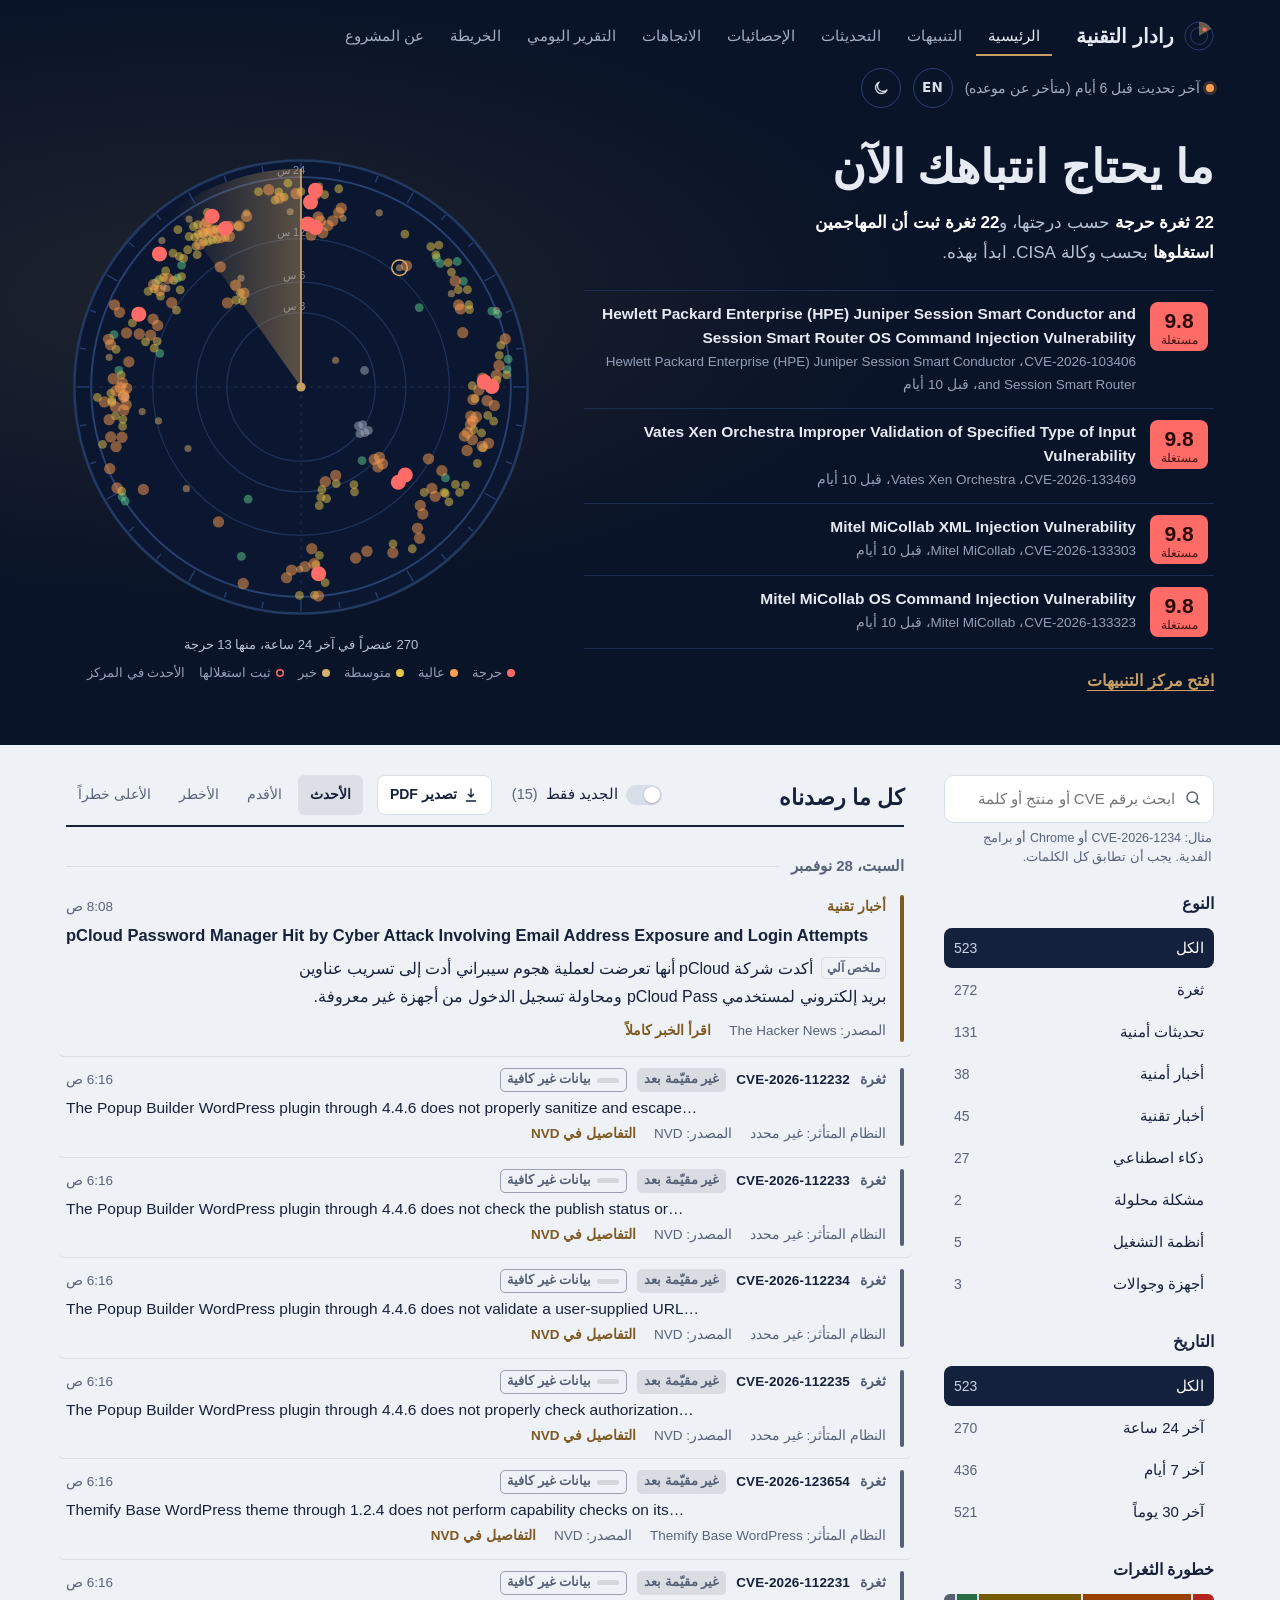
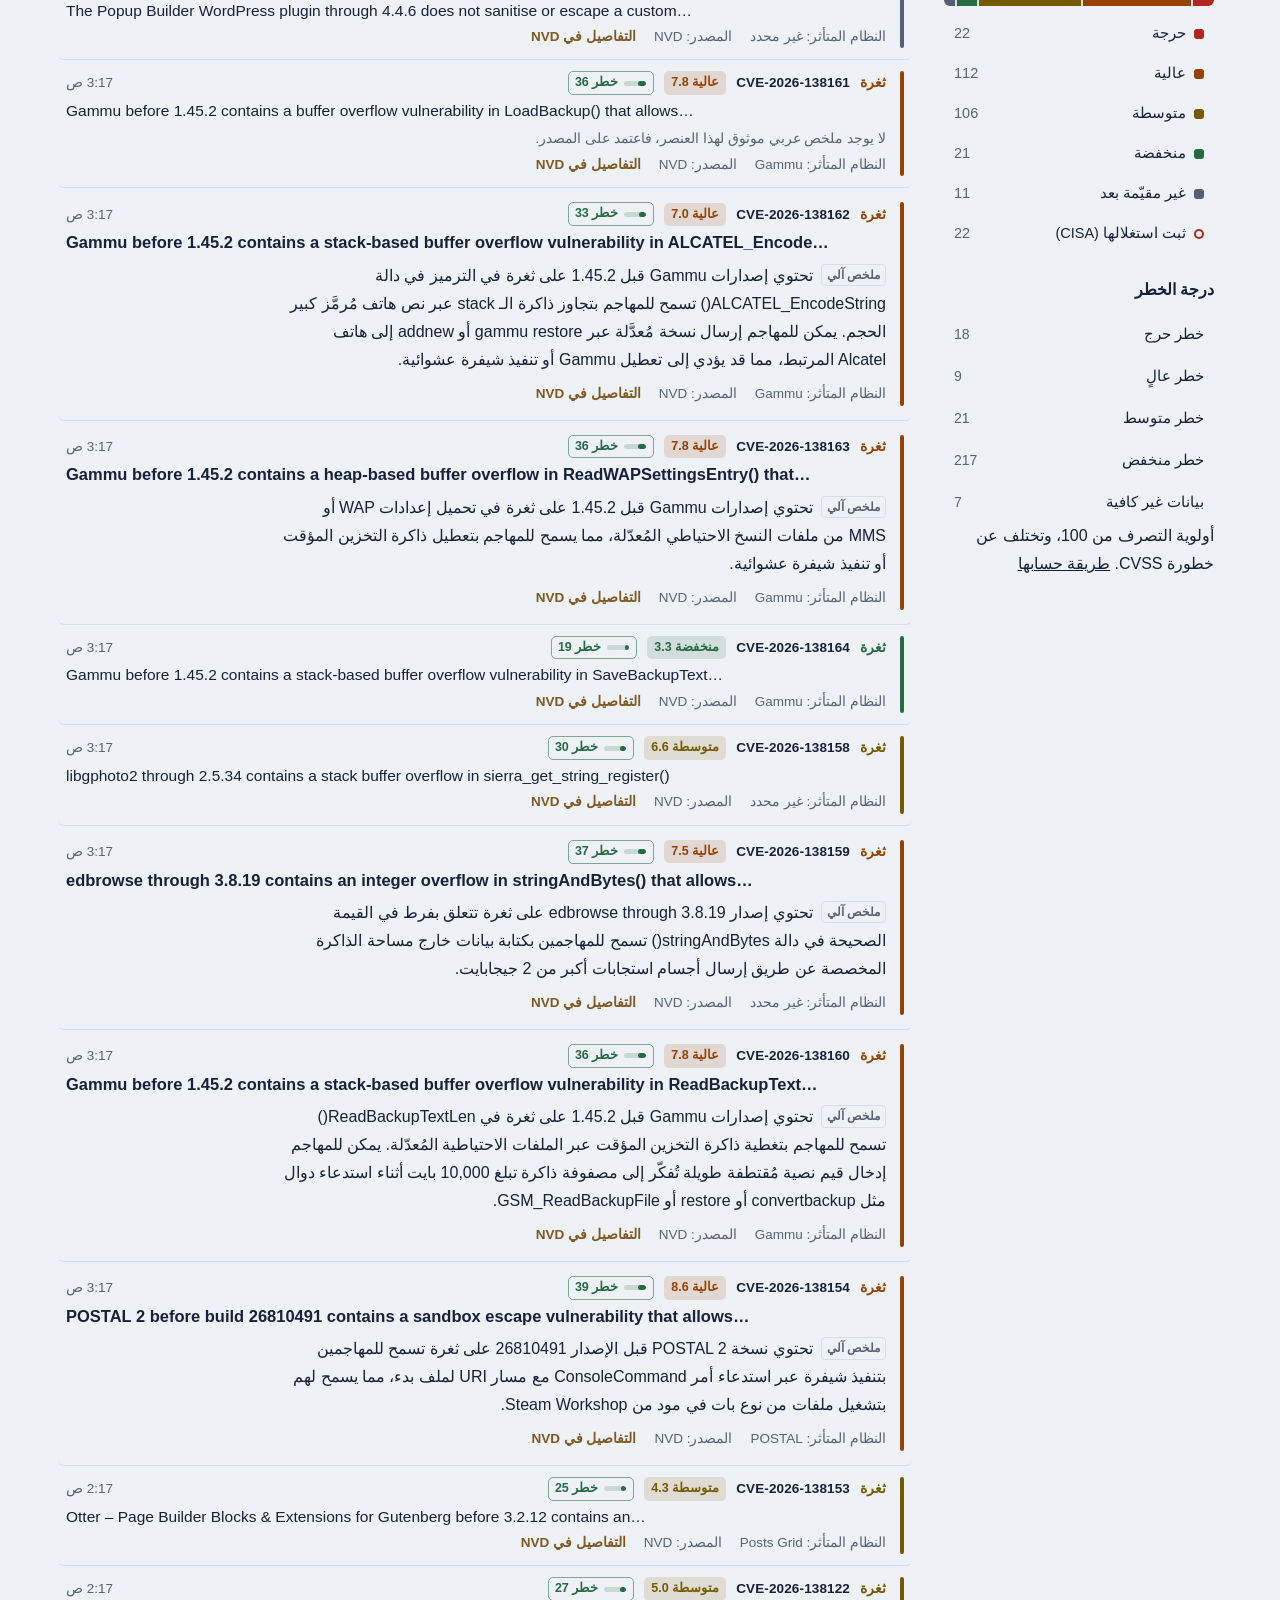
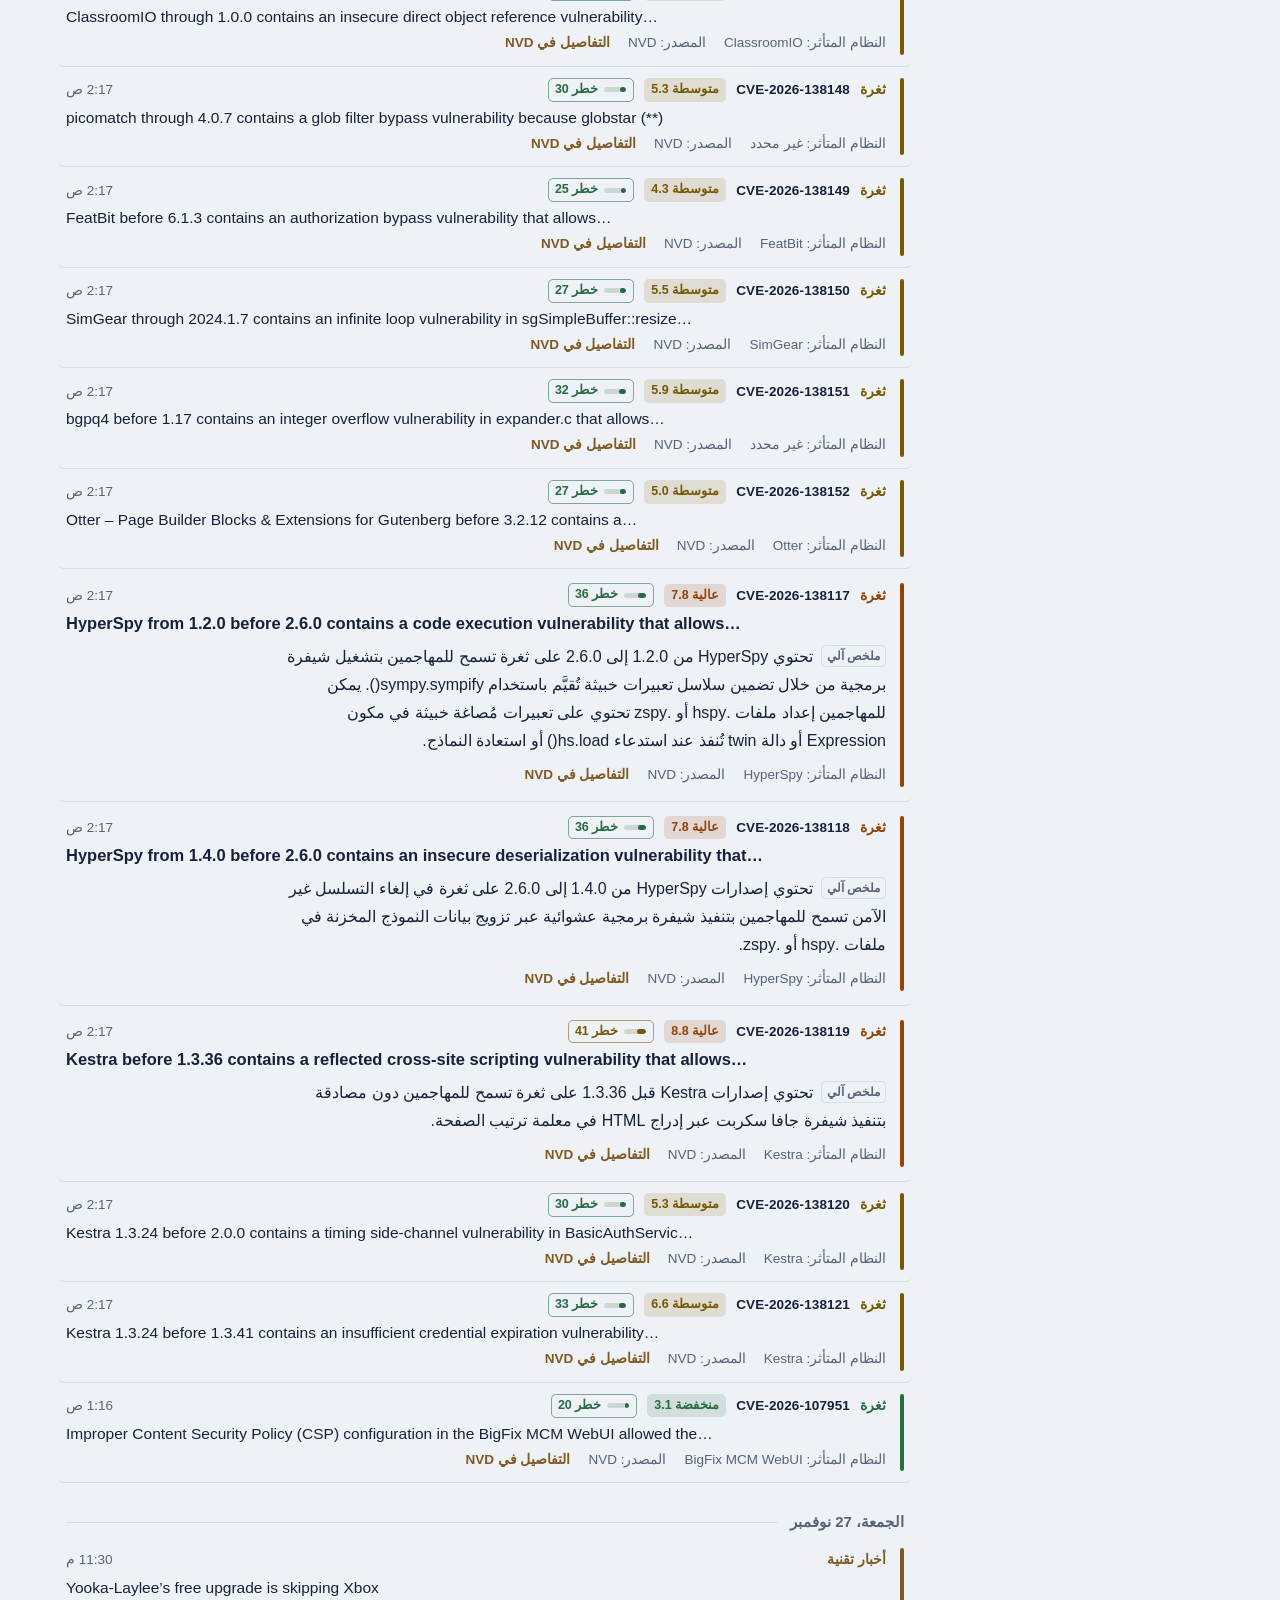
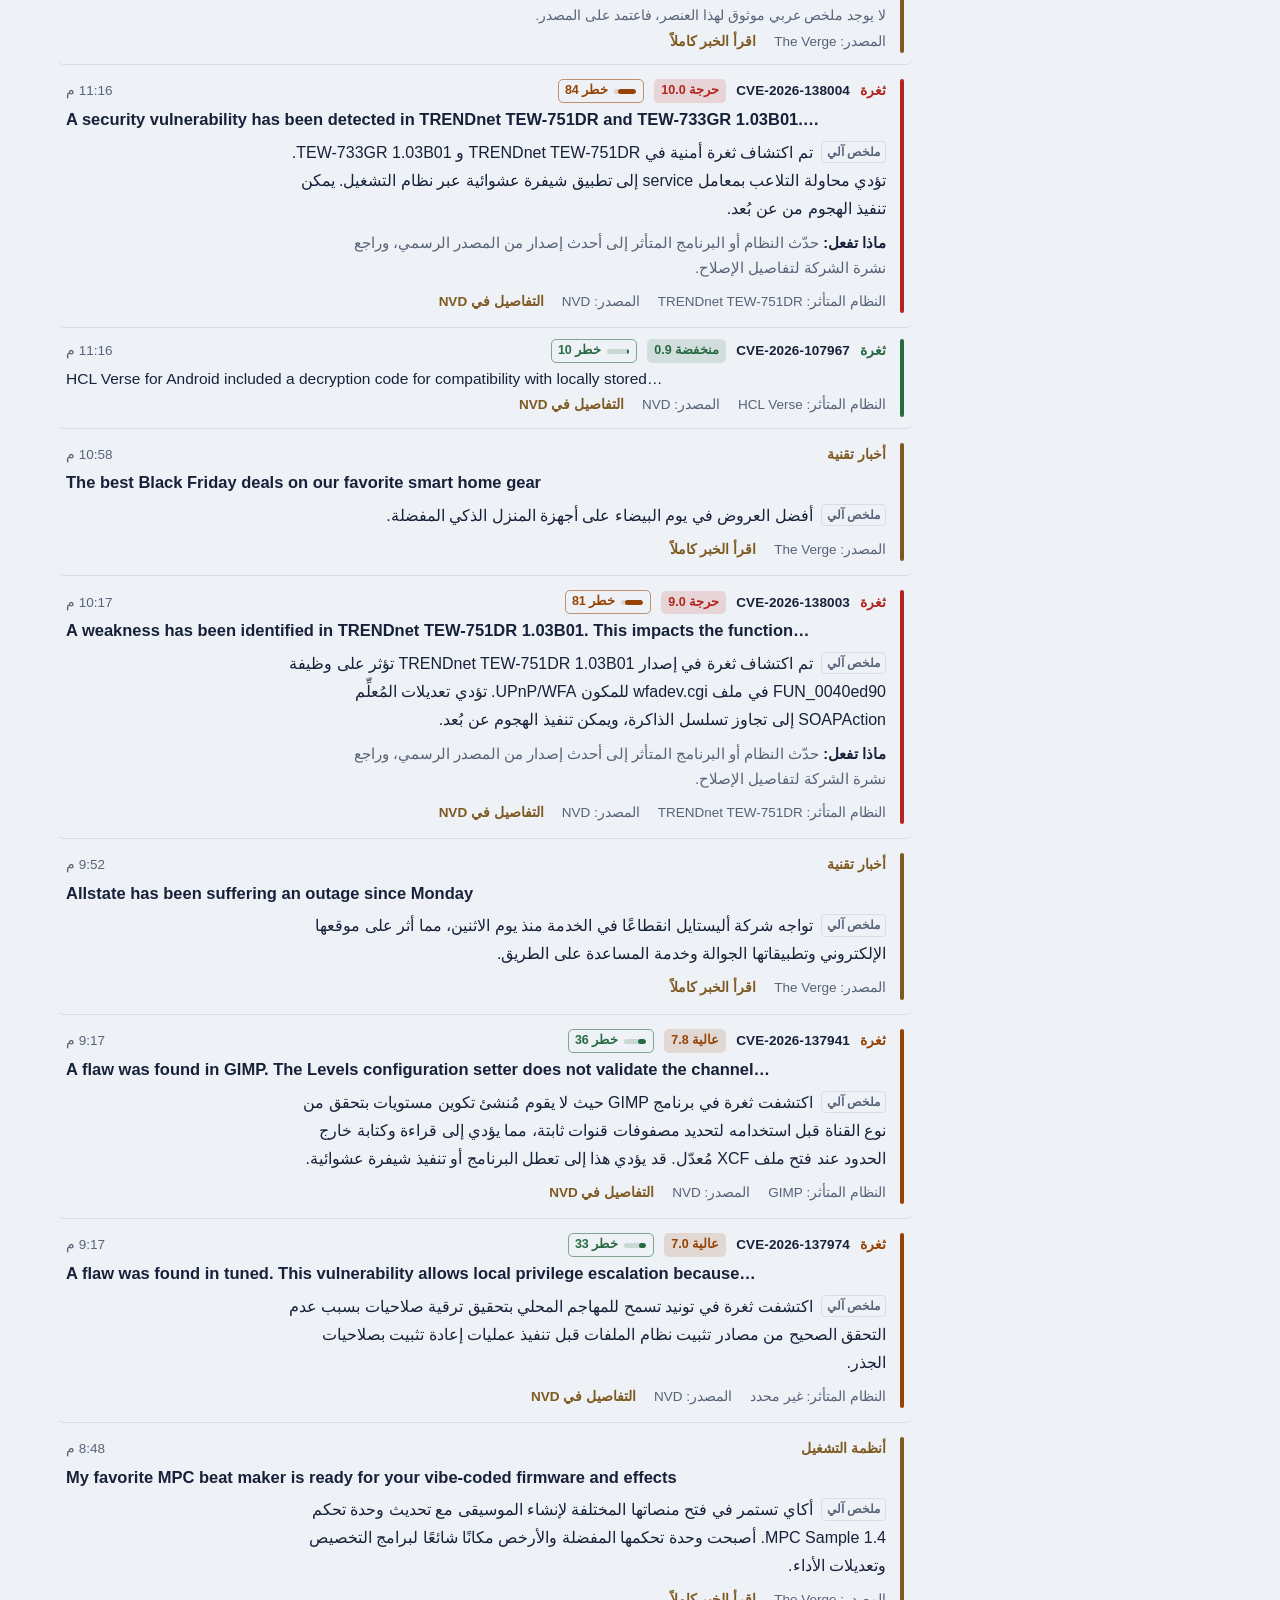
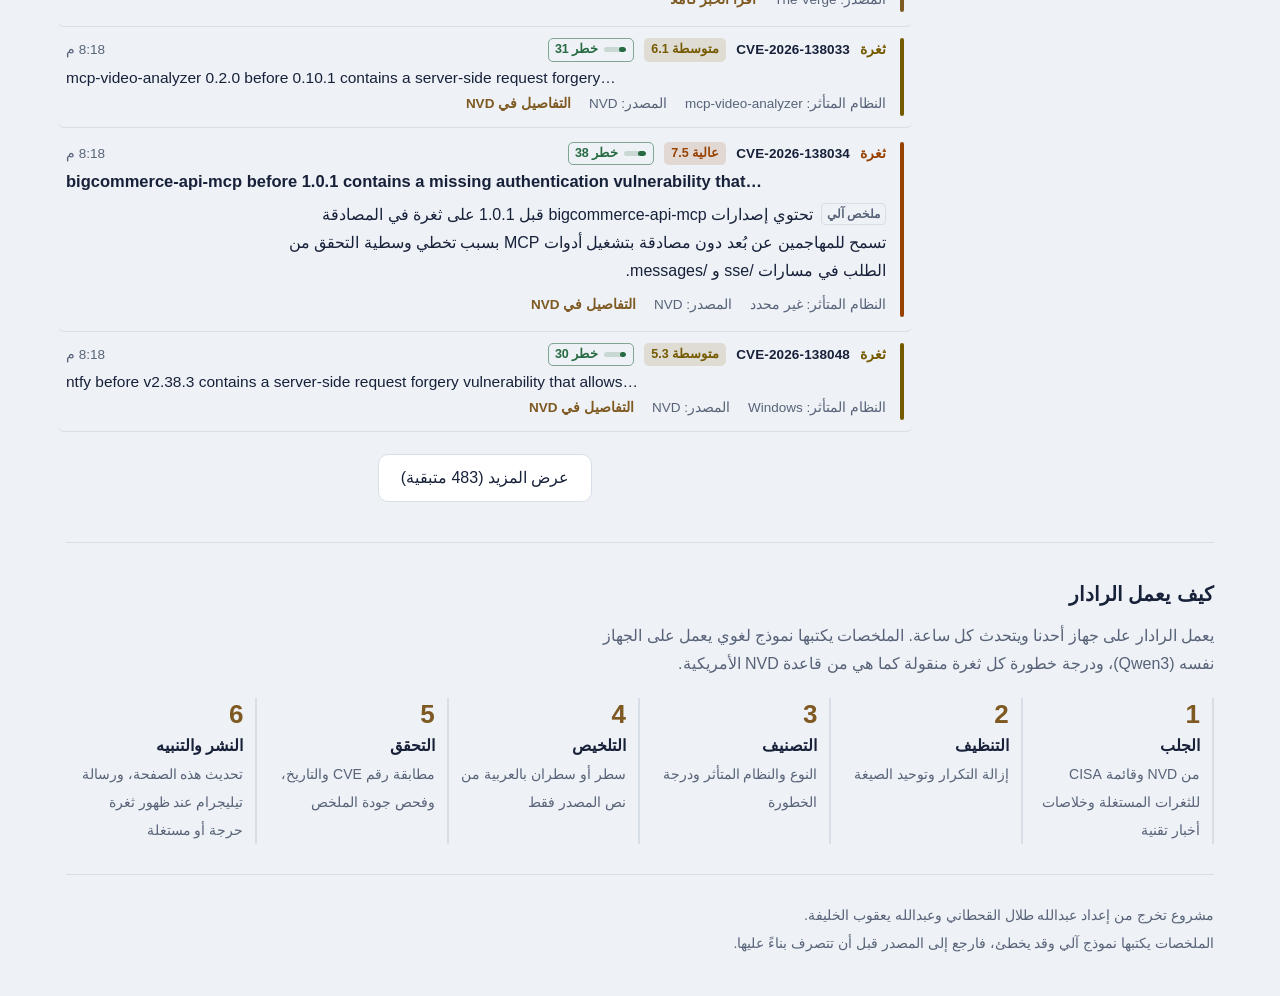
<file: site/index.html>
<!doctype html>
<html lang="ar" dir="rtl">
<head>
<meta charset="utf-8">
<meta name="viewport" content="width=device-width, initial-scale=1">
<title data-en="Tech Radar">رادار التقنية</title>
<meta name="description" content="الثغرات الأمنية وأخبار التقنية من مصادرها الرسمية، ملخصة بالعربية وتتحدث كل ساعة." data-en-content="Security vulnerabilities and tech news from official sources, summarized in Arabic and updated hourly.">
<meta name="theme-color" content="#0A1428">
<meta name="referrer" content="strict-origin-when-cross-origin">
<meta http-equiv="Content-Security-Policy" content="default-src 'self'; script-src 'self' 'sha256-LLm5XCccwQJVd/6axRIc9eVFKHLYmMjx4m9vl7w5tl8='; style-src 'self' 'unsafe-inline' https://fonts.googleapis.com; font-src https://fonts.gstatic.com; img-src 'self' data: https://mr7con.goatcounter.com; connect-src 'self'; base-uri 'none'; form-action 'none'">
<link rel="icon" href="data:image/svg+xml,%3Csvg xmlns='http://www.w3.org/2000/svg' viewBox='0 0 32 32'%3E%3Ccircle cx='16' cy='16' r='15' fill='%230A1428'/%3E%3Ccircle cx='16' cy='16' r='10' fill='none' stroke='%23C9A063' stroke-width='1.5' opacity='.6'/%3E%3Cpath d='M16 16 L16 3 A13 13 0 0 1 27.3 9.5 Z' fill='%23C9A063' opacity='.55'/%3E%3Ccircle cx='22' cy='9' r='2.4' fill='%23FF6B66'/%3E%3C/svg%3E">
<script>try{var d=document.documentElement,t=localStorage.getItem("radar-theme");if(t==="dark"||t==="light")d.dataset.theme=t;var l=new URLSearchParams(location.search).get("lang")||localStorage.getItem("radar-lang");if(l==="en"){d.lang="en";d.dir="ltr"}}catch(e){}</script>
<link rel="preconnect" href="https://fonts.googleapis.com">
<link rel="preconnect" href="https://fonts.gstatic.com" crossorigin>
<link href="https://fonts.googleapis.com/css2?family=IBM+Plex+Sans+Arabic:wght@400;500;600;700&family=Noto+Kufi+Arabic:wght@500;700;800&display=swap" rel="stylesheet">
<link rel="stylesheet" href="assets/app.css?v=r6">
<link rel="stylesheet" href="assets/home.css?v=r6">
</head>
<body>
<a class="skip" href="#main" data-en="Skip to the feed">انتقل إلى الخلاصة</a>
<header class="scope">
  <div class="wrap">
    <div class="topbar">
      <a class="brand" href="./" aria-label="رادار التقنية، الصفحة الرئيسية" data-en-aria-label="Tech Radar, home">
        <svg viewBox="0 0 32 32" aria-hidden="true"><circle cx="16" cy="16" r="15" fill="none" stroke="#2A4170"/><circle cx="16" cy="16" r="9" fill="none" stroke="#2A4170"/><path d="M16 16 L16 1 A15 15 0 0 1 29 8.5 Z" fill="#C9A063" opacity=".5"/><circle cx="22" cy="9" r="2.2" fill="#FF6B66"/></svg>
        <b data-en="Tech Radar">رادار التقنية</b>
      </a>
      <nav class="nav" aria-label="أقسام الموقع" data-en-aria-label="Site sections">
        <a href="./" aria-current="page" data-en="Home">الرئيسية</a>
        <a href="alerts.html" data-en="Alerts">التنبيهات</a>
        <a href="updates.html" data-en="Updates">التحديثات</a>
        <a href="dashboard.html" data-en="Statistics">الإحصائيات</a>
        <a href="trends.html" data-en="Trends">الاتجاهات</a>
        <a href="report.html" data-en="Daily report">التقرير اليومي</a>
        <a href="map.html" data-en="Threat map">الخريطة</a>
        <a href="about.html" data-en="About">عن المشروع</a>
      </nav>
      <div class="top-actions">
        <span class="status loading" id="status" role="status"><span class="status-dot" aria-hidden="true"></span><span class="status-text" id="status-text" data-en="Loading">جارٍ التحميل</span></span>
        <button class="icon-btn lang-btn" id="lang" type="button" lang="en" aria-label="Switch to English">EN</button>
        <button class="icon-btn" id="theme" type="button" aria-label="تبديل الوضع الليلي والفاتح" data-en-aria-label="Toggle dark and light mode">
          <svg width="18" height="18" viewBox="0 0 24 24" aria-hidden="true"><path d="M20 14.5A8 8 0 1 1 9.5 4a6.5 6.5 0 0 0 10.5 10.5Z" fill="none" stroke="currentColor" stroke-width="1.8" stroke-linejoin="round"/></svg>
        </button>
      </div>
    </div>

    <div class="hero">
      <div class="hero-head">
        <h1 data-en="What needs your attention now">ما يحتاج انتباهك الآن</h1>
        <p class="lede" id="lede" data-en="We track security vulnerabilities and tech news every hour, ranked by severity.">نرصد الثغرات الأمنية وأخبار التقنية كل ساعة، ونرتبها حسب الخطورة.</p>
      </div>
      <div class="hero-list">
        <ol class="now-list" id="now"><li class="now-skel" aria-hidden="true"><span class="skel"></span><span class="skel"></span><span class="skel"></span></li></ol>
        <a class="now-more" id="now-more" href="alerts.html" hidden></a>
      </div>
      <figure class="radar" id="radar">
        <svg viewBox="-112 -112 224 224" role="img" aria-labelledby="radar-cap">
          <defs>
            <!-- الشعاع يدور مع عقارب الساعة: الخط الساطع في المقدمة والأثر يخبو خلفه -->
            <linearGradient id="sweep-g" x1="0" y1="0" x2="1" y2="0">
              <stop offset="0" stop-color="#C9A063" stop-opacity="0"/>
              <stop offset="1" stop-color="#C9A063" stop-opacity=".42"/>
            </linearGradient>
          </defs>
          <g id="grid"></g>
          <g class="sweep"><path d="M0 0 L-60 -85 A104 104 0 0 1 0 -104 Z" fill="url(#sweep-g)"/><line x1="0" y1="0" x2="0" y2="-104" stroke="#C9A063" stroke-width=".9" opacity=".95"/></g>
          <g id="blips"></g>
          <circle r="2.2" fill="#C9A063"/>
          <text class="radar-load" id="radar-load" y="22" data-en="Scanning…">جارٍ المسح…</text>
        </svg>
        <figcaption class="radar-key"><span class="sr" id="radar-cap">خريطة رادار لعناصر آخر 24 ساعة</span>
          <span class="radar-count" id="radar-count"></span>
          <span class="k" style="--c:#FF6B66" data-en="Critical">حرجة</span><span class="k" style="--c:#FF9F4D" data-en="High">عالية</span><span class="k" style="--c:#E8C547" data-en="Medium">متوسطة</span><span class="k" style="--c:#D7AE6E" data-en="News">خبر</span><span class="k ring" data-en="Known exploited">ثبت استغلالها</span><span data-en="Newest at the center">الأحدث في المركز</span>
        </figcaption>
        <div class="radar-tip" id="tip" role="presentation"></div>
      </figure>
    </div>
  </div>
</header>

<div class="wrap page">
  <aside class="side" aria-label="البحث والتصفية" data-en-aria-label="Search and filters">
    <div class="search-box">
      <label class="sr" for="q" data-en="Search">بحث</label>
      <svg width="18" height="18" viewBox="0 0 24 24" aria-hidden="true"><circle cx="11" cy="11" r="7" fill="none" stroke="currentColor" stroke-width="2"/><path d="m20 20-3.5-3.5" stroke="currentColor" stroke-width="2" stroke-linecap="round"/></svg>
      <input class="search" id="q" type="search" placeholder="ابحث برقم CVE أو منتج أو كلمة" data-en-placeholder="Search by CVE, product or keyword" autocomplete="off" maxlength="80" enterkeyhint="search" aria-describedby="q-hint">
      <p class="q-hint" id="q-hint" data-en="Example: CVE-2026-1234, Chrome, ransomware. Every word must match.">مثال: CVE-2026-1234 أو Chrome أو برامج الفدية. يجب أن تطابق كل الكلمات.</p>
    </div>
    <button class="filters-toggle" id="filters-toggle" type="button" aria-expanded="false" aria-controls="filter-panel">
      <span><span data-en="Filters">التصفية</span> <span class="on" id="filters-on"></span></span>
      <svg class="chev" width="16" height="16" viewBox="0 0 24 24" aria-hidden="true"><path d="m6 9 6 6 6-6" fill="none" stroke="currentColor" stroke-width="2" stroke-linecap="round" stroke-linejoin="round"/></svg>
    </button>
    <div class="filter-panel closed" id="filter-panel">
      <div>
        <h2 data-en="Type">النوع</h2>
        <div class="filters" id="types" role="group" aria-label="النوع" data-en-aria-label="Type"></div>
      </div>
      <div>
        <h2 id="dates-h" data-en="Date">التاريخ</h2>
        <div class="filters" id="dates" role="group" aria-labelledby="dates-h"></div>
      </div>
      <div id="sev-box">
        <h2 id="sev-h" data-en="Vulnerability severity">خطورة الثغرات</h2>
        <div class="sevbar" id="sevbar" aria-hidden="true"></div>
        <ul class="sevlegend" id="sevlegend" aria-labelledby="sev-h"></ul>
      </div>
      <div id="risk-box">
        <h2 id="risk-h" data-en="Risk score">درجة الخطر</h2>
        <div class="filters" id="risks" role="group" aria-labelledby="risk-h"></div>
        <p class="side-note"><span data-en="Priority for action out of 100, separate from CVSS severity. ">أولوية التصرف من 100، وتختلف عن خطورة CVSS. </span><a href="about.html#risk" data-en="How it is computed">طريقة حسابها</a></p>
      </div>
      <p class="side-note" id="clear-wrap" hidden><button class="clear" id="clear" type="button" data-en="Clear filters">إلغاء التصفية</button></p>
    </div>
  </aside>

  <main id="main" tabindex="-1">
    <div class="feed-head">
      <h2 data-en="Everything we tracked">كل ما رصدناه</h2>
      <div class="head-controls">
        <button class="newswitch" id="newonly" type="button" role="switch" aria-checked="false">
          <span class="track" aria-hidden="true"></span><span id="newonly-label" data-en="New only">الجديد فقط</span><span class="c" id="newonly-count"></span>
        </button>
        <button class="export-btn" id="export" type="button" title="يفتح نافذة الطباعة: اختر «حفظ كـ PDF»" data-en-title="Opens the print dialog: choose “Save as PDF”"><svg width="16" height="16" viewBox="0 0 24 24" aria-hidden="true"><path d="M12 3v12m0 0-4-4m4 4 4-4M5 21h14" fill="none" stroke="currentColor" stroke-width="2" stroke-linecap="round" stroke-linejoin="round"/></svg><span data-en="Export PDF">تصدير PDF</span></button>
        <div class="sort" role="group" aria-label="الترتيب" data-en-aria-label="Sort">
          <button type="button" data-sort="new" aria-pressed="true" data-en="Newest">الأحدث</button>
          <button type="button" data-sort="old" aria-pressed="false" data-en="Oldest">الأقدم</button>
          <button type="button" data-sort="imp" aria-pressed="false" data-en="Most severe">الأخطر</button>
          <button type="button" data-sort="risk" aria-pressed="false" data-en="Highest risk">الأعلى خطراً</button>
        </div>
      </div>
    </div>
    <p class="result-line" id="result" aria-live="polite"></p>
    <div id="feed" aria-busy="true">
      <div class="skel-row" aria-hidden="true"><span class="skel a"></span><span class="skel b"></span><span class="skel c"></span></div>
      <div class="skel-row" aria-hidden="true"><span class="skel a"></span><span class="skel b"></span><span class="skel c"></span></div>
      <div class="skel-row" aria-hidden="true"><span class="skel a"></span><span class="skel b"></span><span class="skel c"></span></div>
      <div class="skel-row" aria-hidden="true"><span class="skel a"></span><span class="skel b"></span><span class="skel c"></span></div>
    </div>
    <button class="more" id="more" type="button" hidden></button>
  </main>
</div>

<div class="wrap">
  <section class="how" aria-labelledby="how-h">
    <h2 id="how-h" data-en="How the radar works">كيف يعمل الرادار</h2>
    <p class="intro" data-en="The radar runs on one of our computers and updates every hour. Arabic summaries are written by a language model running on the same machine (Qwen3); each vulnerability's severity score is copied as-is from the US NVD database.">يعمل الرادار على جهاز أحدنا ويتحدث كل ساعة. الملخصات يكتبها نموذج لغوي يعمل على الجهاز نفسه (Qwen3)، ودرجة خطورة كل ثغرة منقولة كما هي من قاعدة NVD الأمريكية.</p>
    <ol class="steps">
      <li><b data-en="Fetch">الجلب</b><span data-en="From NVD, CISA's exploited list and tech news feeds">من NVD وقائمة CISA للثغرات المستغلة وخلاصات أخبار تقنية</span></li>
      <li><b data-en="Clean">التنظيف</b><span data-en="Remove duplicates and normalize the format">إزالة التكرار وتوحيد الصيغة</span></li>
      <li><b data-en="Classify">التصنيف</b><span data-en="Type, affected system and severity">النوع والنظام المتأثر ودرجة الخطورة</span></li>
      <li><b data-en="Summarize">التلخيص</b><span data-en="One or two Arabic sentences from the source text only">سطر أو سطران بالعربية من نص المصدر فقط</span></li>
      <li><b data-en="Verify">التحقق</b><span data-en="Match the CVE number and date, and check summary quality">مطابقة رقم CVE والتاريخ، وفحص جودة الملخص</span></li>
      <li><b data-en="Publish and alert">النشر والتنبيه</b><span data-en="Update this page, and send a Telegram message for critical or exploited vulnerabilities">تحديث هذه الصفحة، ورسالة تيليجرام عند ظهور ثغرة حرجة أو مستغلة</span></li>
    </ol>
  </section>
  <footer class="foot">
    <p data-en="A graduation project by Abdullah Talal Alqahtani and Abdullah Yaqoub Alkhalifa.">مشروع تخرج من إعداد عبدالله طلال القحطاني وعبدالله يعقوب الخليفة.</p>
    <p data-en="Summaries are machine-written and can be wrong. Check the source before acting on them.">الملخصات يكتبها نموذج آلي وقد يخطئ، فارجع إلى المصدر قبل أن تتصرف بناءً عليها.</p>
  </footer>
</div>

<script src="assets/core.js?v=r7"></script>
<script src="assets/home.js?v=r6"></script>
</body>
</html>
</file>
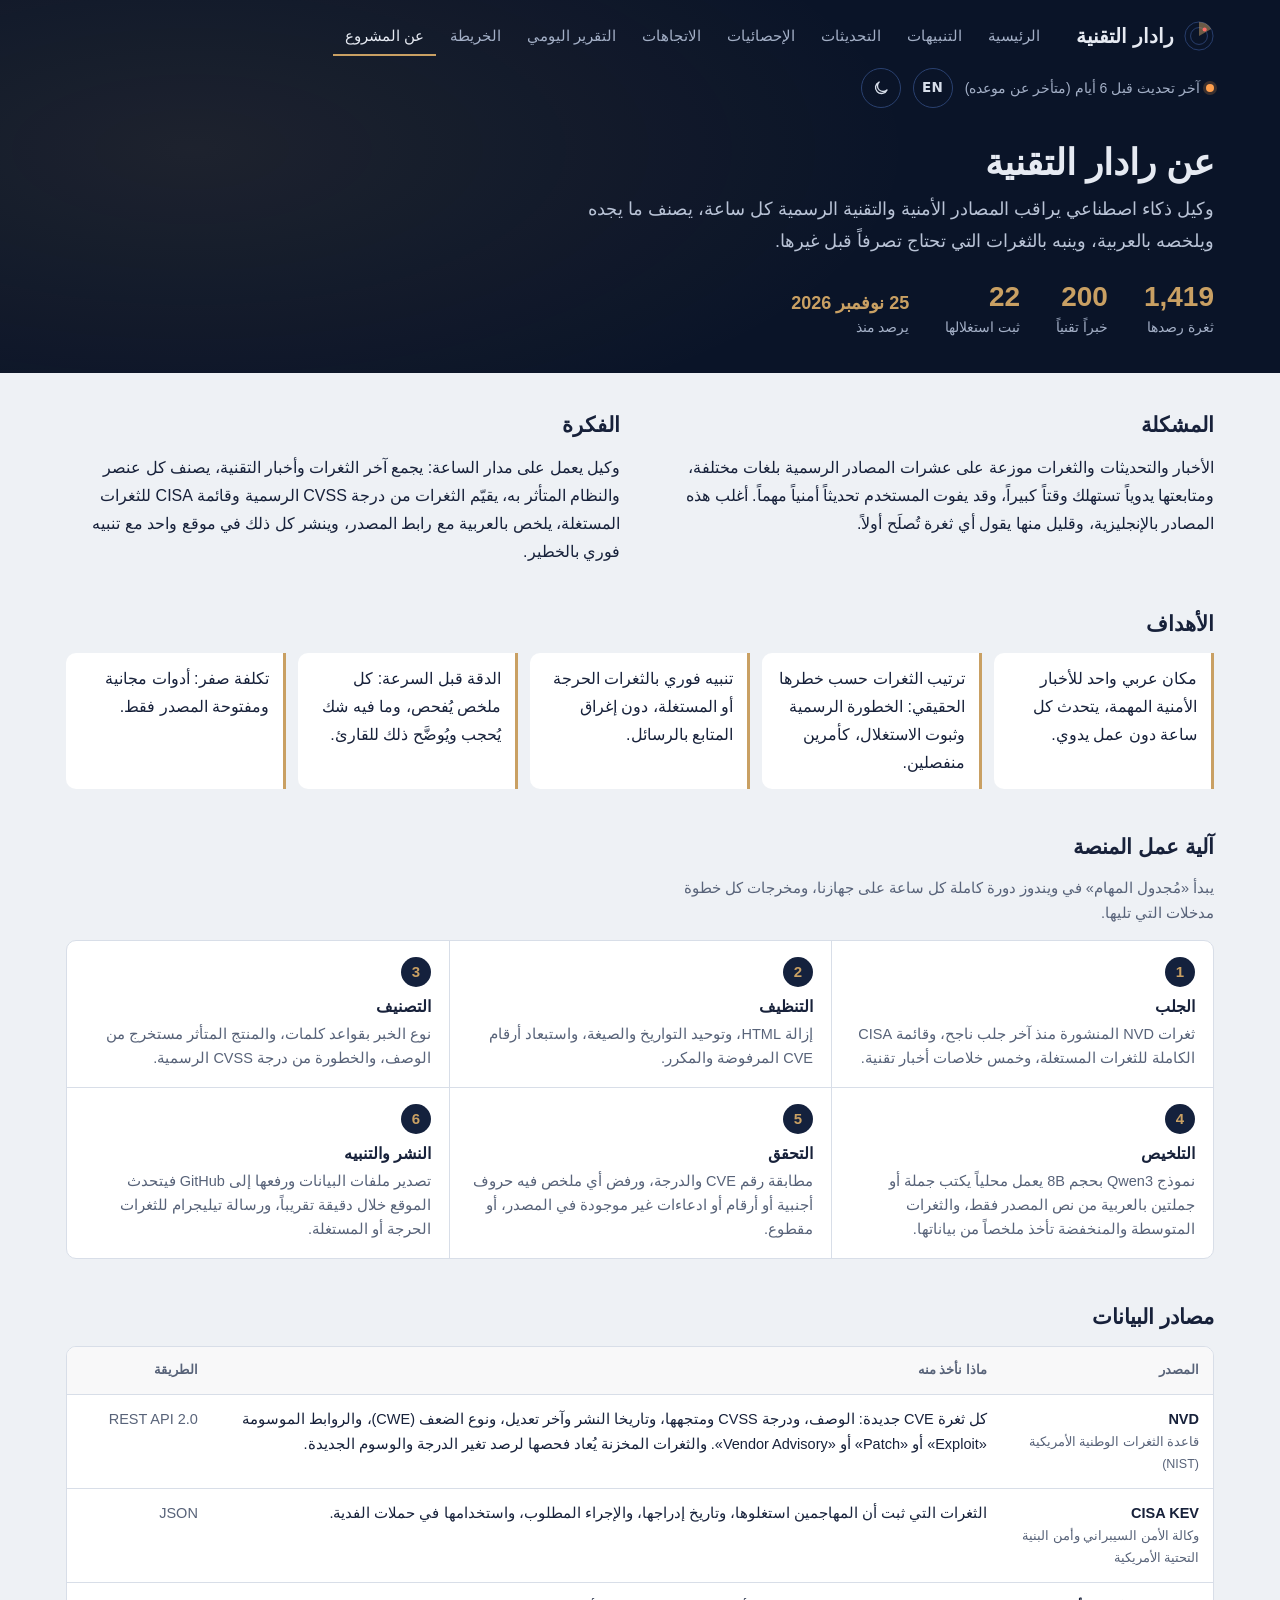
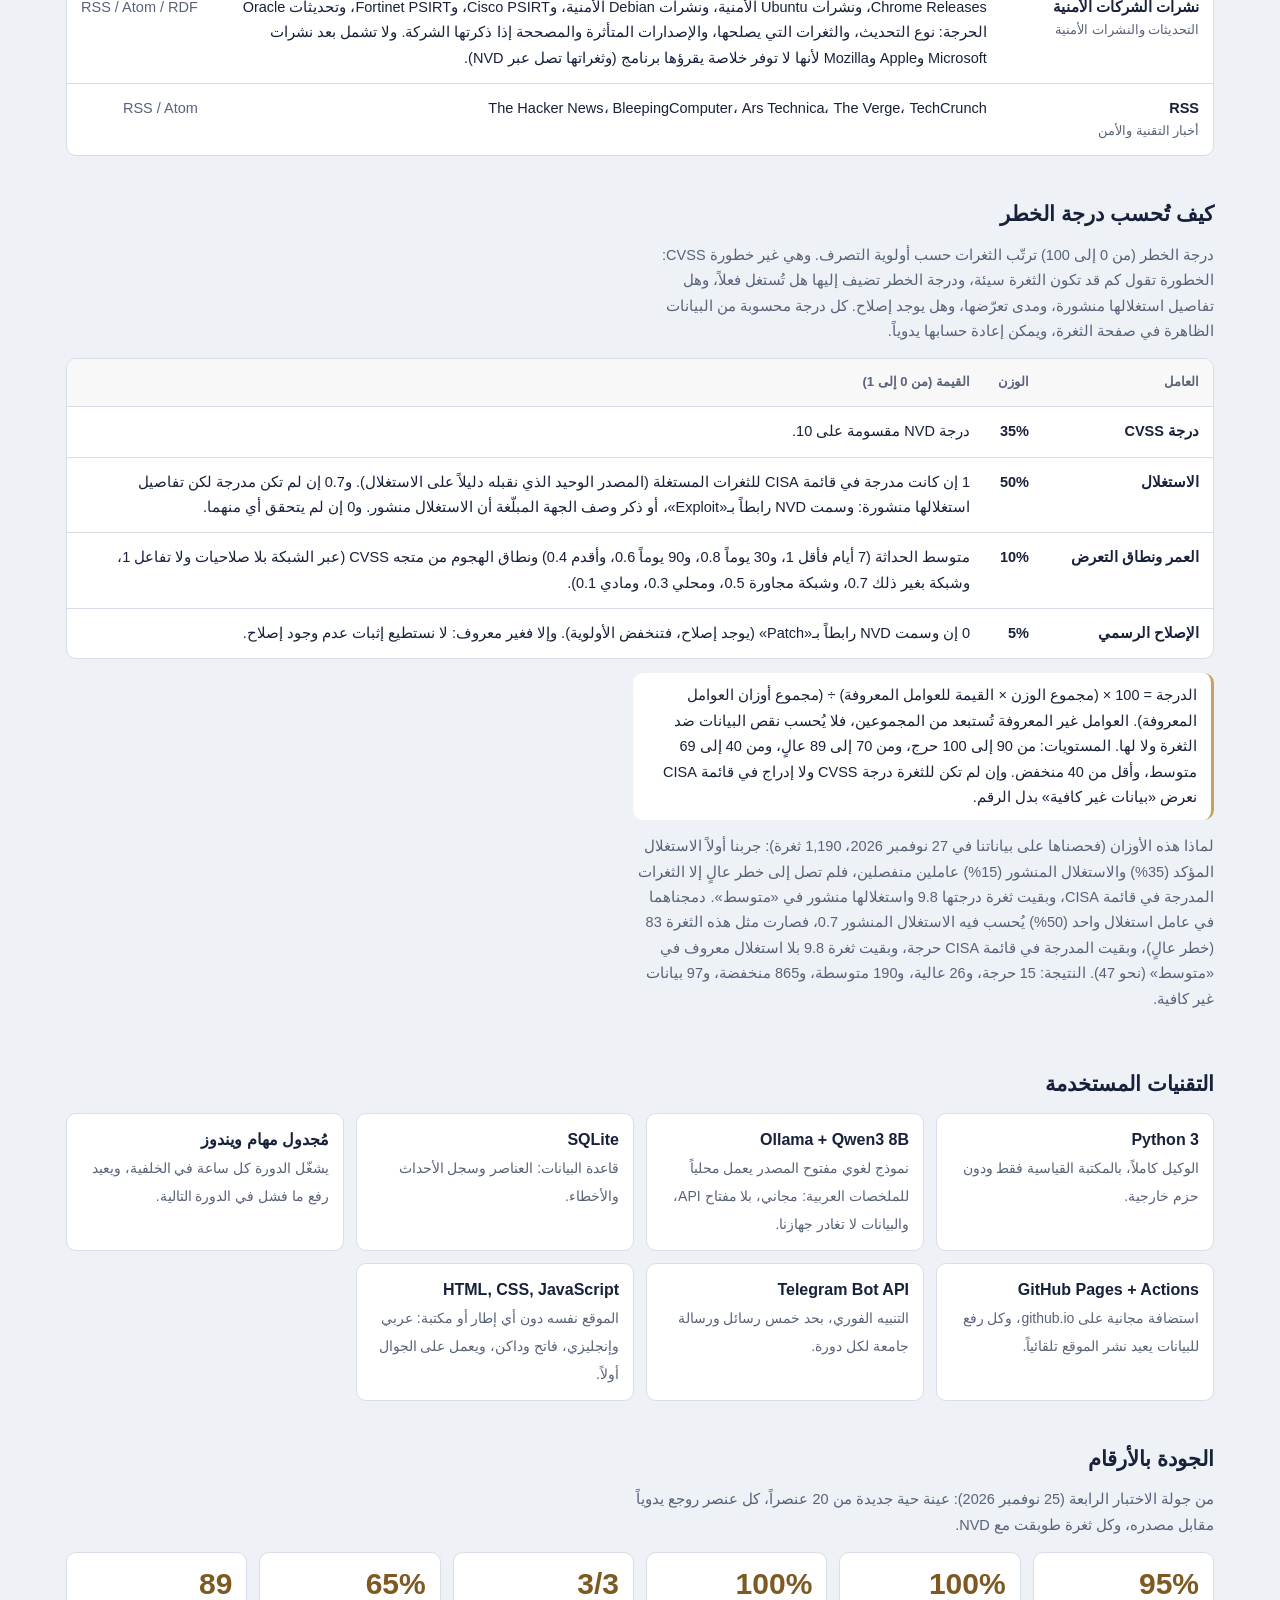
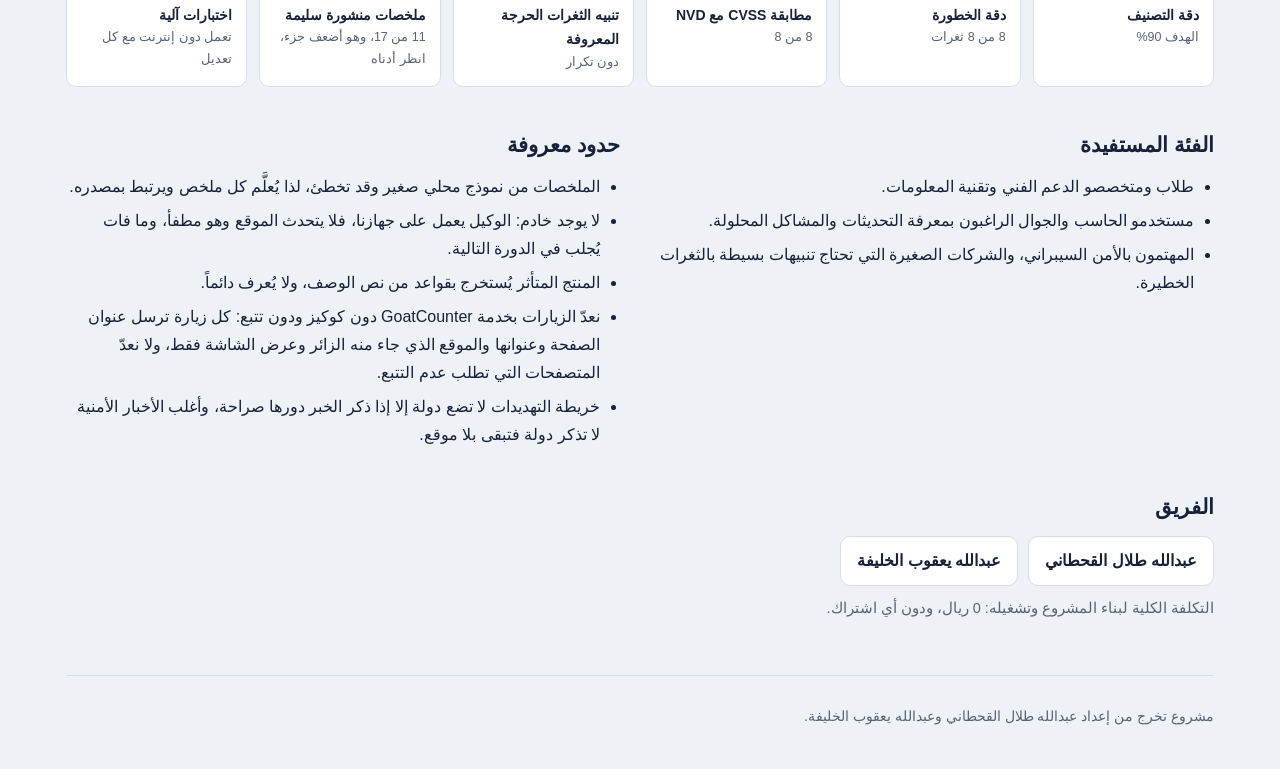
<file: site/about.html>
<!doctype html>
<html lang="ar" dir="rtl">
<head>
<meta charset="utf-8">
<meta name="viewport" content="width=device-width, initial-scale=1">
<title data-en="About | Tech Radar">عن المشروع | رادار التقنية</title>
<meta name="description" content="رادار التقنية: وكيل ذكاء اصطناعي يجمع الثغرات الأمنية وأخبار التقنية من مصادرها الرسمية ويصنفها ويلخصها بالعربية وينبه بالخطير منها." data-en-content="Tech Radar: an AI agent that collects security vulnerabilities and tech news from official sources, classifies them, summarizes them in Arabic and alerts on the serious ones.">
<meta name="theme-color" content="#0A1428">
<meta name="referrer" content="strict-origin-when-cross-origin">
<meta http-equiv="Content-Security-Policy" content="default-src 'self'; script-src 'self' 'sha256-LLm5XCccwQJVd/6axRIc9eVFKHLYmMjx4m9vl7w5tl8='; style-src 'self' 'unsafe-inline' https://fonts.googleapis.com; font-src https://fonts.gstatic.com; img-src 'self' data: https://mr7con.goatcounter.com; connect-src 'self'; base-uri 'none'; form-action 'none'">
<link rel="icon" href="data:image/svg+xml,%3Csvg xmlns='http://www.w3.org/2000/svg' viewBox='0 0 32 32'%3E%3Ccircle cx='16' cy='16' r='15' fill='%230A1428'/%3E%3Ccircle cx='16' cy='16' r='10' fill='none' stroke='%23C9A063' stroke-width='1.5' opacity='.6'/%3E%3Cpath d='M16 16 L16 3 A13 13 0 0 1 27.3 9.5 Z' fill='%23C9A063' opacity='.55'/%3E%3Ccircle cx='22' cy='9' r='2.4' fill='%23FF6B66'/%3E%3C/svg%3E">
<script>try{var d=document.documentElement,t=localStorage.getItem("radar-theme");if(t==="dark"||t==="light")d.dataset.theme=t;var l=new URLSearchParams(location.search).get("lang")||localStorage.getItem("radar-lang");if(l==="en"){d.lang="en";d.dir="ltr"}}catch(e){}</script>
<link rel="preconnect" href="https://fonts.googleapis.com">
<link rel="preconnect" href="https://fonts.gstatic.com" crossorigin>
<link href="https://fonts.googleapis.com/css2?family=IBM+Plex+Sans+Arabic:wght@400;500;600;700&family=Noto+Kufi+Arabic:wght@500;700;800&display=swap" rel="stylesheet">
<link rel="stylesheet" href="assets/app.css?v=r6">
<link rel="stylesheet" href="assets/about.css?v=r6">
</head>
<body>
<a class="skip" href="#main" data-en="Skip to the content">انتقل إلى المحتوى</a>
<header class="scope">
  <div class="wrap">
    <div class="topbar">
      <a class="brand" href="./" aria-label="رادار التقنية، الصفحة الرئيسية" data-en-aria-label="Tech Radar, home">
        <svg viewBox="0 0 32 32" aria-hidden="true"><circle cx="16" cy="16" r="15" fill="none" stroke="#2A4170"/><circle cx="16" cy="16" r="9" fill="none" stroke="#2A4170"/><path d="M16 16 L16 1 A15 15 0 0 1 29 8.5 Z" fill="#C9A063" opacity=".5"/><circle cx="22" cy="9" r="2.2" fill="#FF6B66"/></svg>
        <b data-en="Tech Radar">رادار التقنية</b>
      </a>
      <nav class="nav" aria-label="أقسام الموقع" data-en-aria-label="Site sections">
        <a href="./" data-en="Home">الرئيسية</a>
        <a href="alerts.html" data-en="Alerts">التنبيهات</a>
        <a href="updates.html" data-en="Updates">التحديثات</a>
        <a href="dashboard.html" data-en="Statistics">الإحصائيات</a>
        <a href="trends.html" data-en="Trends">الاتجاهات</a>
        <a href="report.html" data-en="Daily report">التقرير اليومي</a>
        <a href="map.html" data-en="Threat map">الخريطة</a>
        <a href="about.html" aria-current="page" data-en="About">عن المشروع</a>
      </nav>
      <div class="top-actions">
        <span class="status loading" id="status" role="status"><span class="status-dot" aria-hidden="true"></span><span class="status-text" id="status-text" data-en="Loading">جارٍ التحميل</span></span>
        <button class="icon-btn lang-btn" id="lang" type="button" lang="en" aria-label="Switch to English">EN</button>
        <button class="icon-btn" id="theme" type="button" aria-label="تبديل الوضع الليلي والفاتح" data-en-aria-label="Toggle dark and light mode">
          <svg width="18" height="18" viewBox="0 0 24 24" aria-hidden="true"><path d="M20 14.5A8 8 0 1 1 9.5 4a6.5 6.5 0 0 0 10.5 10.5Z" fill="none" stroke="currentColor" stroke-width="1.8" stroke-linejoin="round"/></svg>
        </button>
      </div>
    </div>
    <div class="page-head ab-head">
      <h1 data-en="About Tech Radar">عن رادار التقنية</h1>
      <p class="ab-lead" data-en="An AI agent that watches official security and tech sources every hour, classifies what it finds, summarizes it in Arabic, and alerts on the vulnerabilities that need action first.">وكيل ذكاء اصطناعي يراقب المصادر الأمنية والتقنية الرسمية كل ساعة، يصنف ما يجده ويلخصه بالعربية، وينبه بالثغرات التي تحتاج تصرفاً قبل غيرها.</p>
      <dl class="ab-live" id="live" aria-live="polite">
        <div><dt data-en="Vulnerabilities tracked">ثغرة رصدها</dt><dd class="num" id="l-v">…</dd></div>
        <div><dt data-en="Tech news stories">خبراً تقنياً</dt><dd class="num" id="l-n">…</dd></div>
        <div><dt data-en="Known exploited">ثبت استغلالها</dt><dd class="num" id="l-k">…</dd></div>
        <div><dt data-en="Tracking since">يرصد منذ</dt><dd id="l-s">…</dd></div>
      </dl>
    </div>
  </div>
</header>

<main id="main" class="wrap ab" tabindex="-1">

  <section class="ab-row" aria-labelledby="h-problem">
    <div>
      <h2 id="h-problem" data-en="The problem">المشكلة</h2>
      <p data-en="News, updates and vulnerabilities are spread across dozens of official sources in different languages. Following them by hand takes a lot of time, and a user can easily miss an important security update. Most of these sources are in English, and few of them say which vulnerability to fix first.">الأخبار والتحديثات والثغرات موزعة على عشرات المصادر الرسمية بلغات مختلفة، ومتابعتها يدوياً تستهلك وقتاً كبيراً، وقد يفوت المستخدم تحديثاً أمنياً مهماً. أغلب هذه المصادر بالإنجليزية، وقليل منها يقول أي ثغرة تُصلَح أولاً.</p>
    </div>
    <div>
      <h2 id="h-idea" data-en="The idea">الفكرة</h2>
      <p data-en="An agent that works around the clock: it gathers the latest vulnerabilities and tech news, classifies each item and its affected system, rates vulnerabilities from their official CVSS score and CISA's exploited list, summarizes in Arabic with the source link, and publishes everything on one site with an instant alert for the serious ones.">وكيل يعمل على مدار الساعة: يجمع آخر الثغرات وأخبار التقنية، يصنف كل عنصر والنظام المتأثر به، يقيّم الثغرات من درجة CVSS الرسمية وقائمة CISA للثغرات المستغلة، يلخص بالعربية مع رابط المصدر، وينشر كل ذلك في موقع واحد مع تنبيه فوري بالخطير.</p>
    </div>
  </section>

  <section aria-labelledby="h-goals">
    <h2 id="h-goals" data-en="Goals">الأهداف</h2>
    <ul class="ab-goals">
      <li data-en="One Arabic place for the security news that matters, updated every hour without manual work.">مكان عربي واحد للأخبار الأمنية المهمة، يتحدث كل ساعة دون عمل يدوي.</li>
      <li data-en="Rank vulnerabilities by real risk: official severity and confirmed exploitation, kept as two separate facts.">ترتيب الثغرات حسب خطرها الحقيقي: الخطورة الرسمية وثبوت الاستغلال، كأمرين منفصلين.</li>
      <li data-en="Alert immediately on critical or exploited vulnerabilities, without flooding the reader.">تنبيه فوري بالثغرات الحرجة أو المستغلة، دون إغراق المتابع بالرسائل.</li>
      <li data-en="Accuracy before speed: every summary is checked, and anything doubtful is withheld and labeled.">الدقة قبل السرعة: كل ملخص يُفحص، وما فيه شك يُحجب ويُوضَّح ذلك للقارئ.</li>
      <li data-en="Zero cost: free and open-source tools only.">تكلفة صفر: أدوات مجانية ومفتوحة المصدر فقط.</li>
    </ul>
  </section>

  <section aria-labelledby="h-how">
    <h2 id="h-how" data-en="How the platform works">آلية عمل المنصة</h2>
    <p class="ab-note" data-en="Task Scheduler starts one full cycle every hour on our computer. Each step's output is the next step's input.">يبدأ «مُجدول المهام» في ويندوز دورة كاملة كل ساعة على جهازنا، ومخرجات كل خطوة مدخلات التي تليها.</p>
    <ol class="ab-steps">
      <li><b data-en="Fetch">الجلب</b><span data-en="NVD vulnerabilities published since the last successful fetch, CISA's full exploited catalog, and five tech news RSS feeds.">ثغرات NVD المنشورة منذ آخر جلب ناجح، وقائمة CISA الكاملة للثغرات المستغلة، وخمس خلاصات أخبار تقنية.</span></li>
      <li><b data-en="Clean">التنظيف</b><span data-en="Strip HTML, unify dates and format, drop rejected CVEs and duplicates.">إزالة HTML، وتوحيد التواريخ والصيغة، واستبعاد أرقام CVE المرفوضة والمكرر.</span></li>
      <li><b data-en="Classify">التصنيف</b><span data-en="News type by keyword rules, the affected product extracted from the description, and severity from the official CVSS score.">نوع الخبر بقواعد كلمات، والمنتج المتأثر مستخرج من الوصف، والخطورة من درجة CVSS الرسمية.</span></li>
      <li><b data-en="Summarize">التلخيص</b><span data-en="Qwen3 (8B) running locally writes one or two Arabic sentences from the source text only. Medium and low vulnerabilities get a factual template instead.">نموذج Qwen3 بحجم 8B يعمل محلياً يكتب جملة أو جملتين بالعربية من نص المصدر فقط، والثغرات المتوسطة والمنخفضة تأخذ ملخصاً من بياناتها.</span></li>
      <li><b data-en="Verify">التحقق</b><span data-en="CVE number and score checked; the summary is rejected if it has foreign script, numbers or claims not in the source, or is cut off.">مطابقة رقم CVE والدرجة، ورفض أي ملخص فيه حروف أجنبية أو أرقام أو ادعاءات غير موجودة في المصدر، أو مقطوع.</span></li>
      <li><b data-en="Publish and alert">النشر والتنبيه</b><span data-en="Export the data files, push them to GitHub (the site updates in about a minute), and send a Telegram message for critical or exploited vulnerabilities.">تصدير ملفات البيانات ورفعها إلى GitHub فيتحدث الموقع خلال دقيقة تقريباً، ورسالة تيليجرام للثغرات الحرجة أو المستغلة.</span></li>
    </ol>
  </section>

  <section aria-labelledby="h-src">
    <h2 id="h-src" data-en="Data sources">مصادر البيانات</h2>
    <div class="ab-table-wrap">
      <table class="ab-table">
        <thead><tr><th scope="col" data-en="Source">المصدر</th><th scope="col" data-en="What we take from it">ماذا نأخذ منه</th><th scope="col" data-en="How">الطريقة</th></tr></thead>
        <tbody>
          <tr><th scope="row"><bdi>NVD</bdi><small data-en="US National Vulnerability Database (NIST)">قاعدة الثغرات الوطنية الأمريكية (NIST)</small></th><td data-en="Every new CVE: description, CVSS score and vector, publish and last-modified dates, weakness type (CWE) and reference links tagged Exploit, Patch or Vendor Advisory. Stored CVEs are re-checked for score changes and new tags.">كل ثغرة CVE جديدة: الوصف، ودرجة CVSS ومتجهها، وتاريخا النشر وآخر تعديل، ونوع الضعف (CWE)، والروابط الموسومة «Exploit» أو «Patch» أو «Vendor Advisory». والثغرات المخزنة يُعاد فحصها لرصد تغير الدرجة والوسوم الجديدة.</td><td>REST API 2.0</td></tr>
          <tr><th scope="row"><bdi>CISA KEV</bdi><small data-en="US Cybersecurity and Infrastructure Security Agency">وكالة الأمن السيبراني وأمن البنية التحتية الأمريكية</small></th><td data-en="Which vulnerabilities attackers have actually exploited, when they were added, the required action and ransomware use.">الثغرات التي ثبت أن المهاجمين استغلوها، وتاريخ إدراجها، والإجراء المطلوب، واستخدامها في حملات الفدية.</td><td>JSON</td></tr>
          <tr><th scope="row"><span data-en="Vendor security feeds">نشرات الشركات الأمنية</span><small data-en="Security updates and advisories">التحديثات والنشرات الأمنية</small></th><td data-en="Chrome Releases, Ubuntu Security Notices, Debian Security Advisories, Cisco PSIRT, Fortinet PSIRT and Oracle Critical Patch Updates: type of update, the CVEs it fixes, and affected and fixed versions when the vendor states them. Not covered yet because they offer no feed a script can read: Microsoft, Apple and Mozilla advisories (their vulnerabilities still arrive through NVD).">Chrome Releases، ونشرات Ubuntu الأمنية، ونشرات Debian الأمنية، وCisco PSIRT، وFortinet PSIRT، وتحديثات Oracle الحرجة: نوع التحديث، والثغرات التي يصلحها، والإصدارات المتأثرة والمصححة إذا ذكرتها الشركة. ولا تشمل بعد نشرات Microsoft وApple وMozilla لأنها لا توفر خلاصة يقرؤها برنامج (وثغراتها تصل عبر NVD).</td><td>RSS / Atom / RDF</td></tr>
          <tr><th scope="row"><bdi>RSS</bdi><small data-en="Tech and security news">أخبار التقنية والأمن</small></th><td><bdi data-en="The Hacker News, BleepingComputer, Ars Technica, The Verge, TechCrunch">The Hacker News، BleepingComputer، Ars Technica، The Verge، TechCrunch</bdi></td><td>RSS / Atom</td></tr>
        </tbody>
      </table>
    </div>
  </section>

  <section id="risk" class="ab-risk" aria-labelledby="h-risk">
    <h2 id="h-risk" data-en="How the risk score is computed">كيف تُحسب درجة الخطر</h2>
    <p class="ab-note" data-en="The risk score (0 to 100) ranks which vulnerabilities need action first. It is separate from CVSS severity: severity says how bad a flaw could be, risk adds whether it is being exploited, whether exploit details are public, how exposed it is and whether a fix exists. Every score comes from the data shown on the vulnerability page and can be recomputed by hand.">درجة الخطر (من 0 إلى 100) ترتّب الثغرات حسب أولوية التصرف. وهي غير خطورة CVSS: الخطورة تقول كم قد تكون الثغرة سيئة، ودرجة الخطر تضيف إليها هل تُستغل فعلاً، وهل تفاصيل استغلالها منشورة، ومدى تعرّضها، وهل يوجد إصلاح. كل درجة محسوبة من البيانات الظاهرة في صفحة الثغرة، ويمكن إعادة حسابها يدوياً.</p>
    <div class="ab-table-wrap">
      <table class="ab-table">
        <thead><tr><th scope="col" data-en="Factor">العامل</th><th scope="col" data-en="Weight">الوزن</th><th scope="col" data-en="Value (0 to 1)">القيمة (من 0 إلى 1)</th></tr></thead>
        <tbody>
          <tr><th scope="row" data-en="CVSS score">درجة CVSS</th><td>35%</td><td data-en="The NVD score divided by 10.">درجة NVD مقسومة على 10.</td></tr>
          <tr><th scope="row" data-en="Exploitation">الاستغلال</th><td>50%</td><td data-en="1 if listed in CISA's Known Exploited Vulnerabilities catalog (the only source we accept as proof of exploitation). 0.7 if not listed but exploit details are public: NVD tags a reference as “Exploit”, or the reporting organisation's description says the exploit is public. 0 if neither.">1 إن كانت مدرجة في قائمة CISA للثغرات المستغلة (المصدر الوحيد الذي نقبله دليلاً على الاستغلال). و0.7 إن لم تكن مدرجة لكن تفاصيل استغلالها منشورة: وسمت NVD رابطاً بـ«Exploit»، أو ذكر وصف الجهة المبلّغة أن الاستغلال منشور. و0 إن لم يتحقق أي منهما.</td></tr>
          <tr><th scope="row" data-en="Age and exposure">العمر ونطاق التعرض</th><td>10%</td><td data-en="Average of recency (7 days or less 1, 30 days 0.8, 90 days 0.6, older 0.4) and attack surface from the CVSS vector (over the network with no privileges or user action 1, other network 0.7, adjacent 0.5, local 0.3, physical 0.1).">متوسط الحداثة (7 أيام فأقل 1، و30 يوماً 0.8، و90 يوماً 0.6، وأقدم 0.4) ونطاق الهجوم من متجه CVSS (عبر الشبكة بلا صلاحيات ولا تفاعل 1، وشبكة بغير ذلك 0.7، وشبكة مجاورة 0.5، ومحلي 0.3، ومادي 0.1).</td></tr>
          <tr><th scope="row" data-en="Official fix">الإصلاح الرسمي</th><td>5%</td><td data-en="0 if NVD tags a reference as “Patch” (a fix exists, which lowers priority). Otherwise unknown: we cannot prove no fix exists.">0 إن وسمت NVD رابطاً بـ«Patch» (يوجد إصلاح، فتنخفض الأولوية). وإلا فغير معروف: لا نستطيع إثبات عدم وجود إصلاح.</td></tr>
        </tbody>
      </table>
    </div>
    <p class="ab-note ab-formula" data-en="Score = 100 × (sum of weight × value for the known factors) ÷ (sum of the weights of the known factors). Unknown factors are left out of both sums, so missing data counts neither for nor against a vulnerability. Levels: 90 to 100 critical, 70 to 89 high, 40 to 69 medium, below 40 low. With no CVSS score and no CISA listing we show “Not enough data” instead of a number.">الدرجة = 100 × (مجموع الوزن × القيمة للعوامل المعروفة) ÷ (مجموع أوزان العوامل المعروفة). العوامل غير المعروفة تُستبعد من المجموعين، فلا يُحسب نقص البيانات ضد الثغرة ولا لها. المستويات: من 90 إلى 100 حرج، ومن 70 إلى 89 عالٍ، ومن 40 إلى 69 متوسط، وأقل من 40 منخفض. وإن لم تكن للثغرة درجة CVSS ولا إدراج في قائمة CISA نعرض «بيانات غير كافية» بدل الرقم.</p>
    <p class="ab-note" data-en="Why these weights (checked against our data on 27 November 2026, 1,190 vulnerabilities): we first tried confirmed exploitation (35%) and public exploit (15%) as two separate factors. Then only vulnerabilities in CISA's list could ever reach high risk, so a CVSS 9.8 with a published exploit stayed medium. Merging them into one exploitation factor (50%) where a public exploit counts 0.7 fixes that: such a vulnerability now scores 83 (high), CISA-listed ones stay critical, and a 9.8 with no exploit known stays medium (about 47). Result: 15 critical, 26 high, 190 medium, 865 low, 97 not enough data.">لماذا هذه الأوزان (فحصناها على بياناتنا في 27 نوفمبر 2026، 1,190 ثغرة): جربنا أولاً الاستغلال المؤكد (35%) والاستغلال المنشور (15%) عاملين منفصلين، فلم تصل إلى خطر عالٍ إلا الثغرات المدرجة في قائمة CISA، وبقيت ثغرة درجتها 9.8 واستغلالها منشور في «متوسط». دمجناهما في عامل استغلال واحد (50%) يُحسب فيه الاستغلال المنشور 0.7، فصارت مثل هذه الثغرة 83 (خطر عالٍ)، وبقيت المدرجة في قائمة CISA حرجة، وبقيت ثغرة 9.8 بلا استغلال معروف في «متوسط» (نحو 47). النتيجة: 15 حرجة، و26 عالية، و190 متوسطة، و865 منخفضة، و97 بيانات غير كافية.</p>
  </section>

  <section aria-labelledby="h-tech">
    <h2 id="h-tech" data-en="Technologies">التقنيات المستخدمة</h2>
    <div class="ab-tech">
      <div><b>Python 3</b><span data-en="The whole agent, standard library only (no external packages).">الوكيل كاملاً، بالمكتبة القياسية فقط ودون حزم خارجية.</span></div>
      <div><b>Ollama + Qwen3 8B</b><span data-en="A local open-source language model for Arabic summaries: free, no API key, data stays on our machine.">نموذج لغوي مفتوح المصدر يعمل محلياً للملخصات العربية: مجاني، بلا مفتاح API، والبيانات لا تغادر جهازنا.</span></div>
      <div><b>SQLite</b><span data-en="The database: items, events log and errors.">قاعدة البيانات: العناصر وسجل الأحداث والأخطاء.</span></div>
      <div><b data-en="Windows Task Scheduler">مُجدول مهام ويندوز</b><span data-en="Runs the cycle every hour, hidden, and retries a failed upload on the next cycle.">يشغّل الدورة كل ساعة في الخلفية، ويعيد رفع ما فشل في الدورة التالية.</span></div>
      <div><b>GitHub Pages + Actions</b><span data-en="Free hosting at github.io; every data push republishes the site automatically.">استضافة مجانية على github.io، وكل رفع للبيانات يعيد نشر الموقع تلقائياً.</span></div>
      <div><b>Telegram Bot API</b><span data-en="Instant alerts, capped at five messages plus one digest per cycle.">التنبيه الفوري، بحد خمس رسائل ورسالة جامعة لكل دورة.</span></div>
      <div><b>HTML, CSS, JavaScript</b><span data-en="The site itself, with no framework or library: Arabic and English, light and dark, mobile first.">الموقع نفسه دون أي إطار أو مكتبة: عربي وإنجليزي، فاتح وداكن، ويعمل على الجوال أولاً.</span></div>
    </div>
  </section>

  <section aria-labelledby="h-quality">
    <h2 id="h-quality" data-en="Quality, measured">الجودة بالأرقام</h2>
    <p class="ab-note" data-en="From our fourth test round (25 November 2026): a fresh live sample of 20 items, each reviewed by hand against its source, and every CVE matched against NVD.">من جولة الاختبار الرابعة (25 نوفمبر 2026): عينة حية جديدة من 20 عنصراً، كل عنصر روجع يدوياً مقابل مصدره، وكل ثغرة طوبقت مع NVD.</p>
    <dl class="ab-metrics">
      <div><dt data-en="Classification accuracy">دقة التصنيف</dt><dd><span class="num">95%</span><small data-en="Target 90%">الهدف 90%</small></dd></div>
      <div><dt data-en="Severity accuracy">دقة الخطورة</dt><dd><span class="num">100%</span><small data-en="8 of 8 vulnerabilities">8 من 8 ثغرات</small></dd></div>
      <div><dt data-en="CVSS matches NVD">مطابقة CVSS مع NVD</dt><dd><span class="num">100%</span><small data-en="8 of 8">8 من 8</small></dd></div>
      <div><dt data-en="Known critical alerts delivered">تنبيه الثغرات الحرجة المعروفة</dt><dd><span class="num">3/3</span><small data-en="No duplicates">دون تكرار</small></dd></div>
      <div><dt data-en="Correct published summaries">ملخصات منشورة سليمة</dt><dd><span class="num">65%</span><small data-en="11 of 17; the weakest part, see below">11 من 17، وهو أضعف جزء، انظر أدناه</small></dd></div>
      <div><dt data-en="Automated tests">اختبارات آلية</dt><dd><span class="num">89</span><small data-en="Run without internet on every change">تعمل دون إنترنت مع كل تعديل</small></dd></div>
    </dl>
  </section>

  <section class="ab-row" aria-labelledby="h-who">
    <div>
      <h2 id="h-who" data-en="Who it is for">الفئة المستفيدة</h2>
      <ul class="ab-list">
        <li data-en="Students and specialists in IT and technical support.">طلاب ومتخصصو الدعم الفني وتقنية المعلومات.</li>
        <li data-en="Computer and phone users who want to know about updates and fixed problems.">مستخدمو الحاسب والجوال الراغبون بمعرفة التحديثات والمشاكل المحلولة.</li>
        <li data-en="People interested in cybersecurity, and small companies that need simple alerts about serious vulnerabilities.">المهتمون بالأمن السيبراني، والشركات الصغيرة التي تحتاج تنبيهات بسيطة بالثغرات الخطيرة.</li>
      </ul>
    </div>
    <div>
      <h2 id="h-limits" data-en="Known limits">حدود معروفة</h2>
      <ul class="ab-list">
        <li data-en="Summaries come from a small local model and can be wrong; each one is labeled and links to its source.">الملخصات من نموذج محلي صغير وقد تخطئ، لذا يُعلَّم كل ملخص ويرتبط بمصدره.</li>
        <li data-en="There is no server: the agent runs on our computer, so the site does not update while it is off. Missed hours are fetched on the next run.">لا يوجد خادم: الوكيل يعمل على جهازنا، فلا يتحدث الموقع وهو مطفأ، وما فات يُجلب في الدورة التالية.</li>
        <li data-en="The affected product is extracted by rules from the description and is not always found.">المنتج المتأثر يُستخرج بقواعد من نص الوصف، ولا يُعرف دائماً.</li>
        <li data-en="Visits are counted with GoatCounter, without cookies or tracking: each page view sends only the page address, its title, the referring site and the screen width. Browsers that ask not to be tracked are not counted.">نعدّ الزيارات بخدمة GoatCounter دون كوكيز ودون تتبع: كل زيارة ترسل عنوان الصفحة وعنوانها والموقع الذي جاء منه الزائر وعرض الشاشة فقط، ولا نعدّ المتصفحات التي تطلب عدم التتبع.</li>
        <li data-en="The threat map places a country only when the article states its role; most security news names no country and stays unlocated.">خريطة التهديدات لا تضع دولة إلا إذا ذكر الخبر دورها صراحة، وأغلب الأخبار الأمنية لا تذكر دولة فتبقى بلا موقع.</li>
      </ul>
    </div>
  </section>

  <section class="ab-team" aria-labelledby="h-team">
    <h2 id="h-team" data-en="The team">الفريق</h2>
    <ul>
      <li><b data-en="Abdullah Talal Alqahtani">عبدالله طلال القحطاني</b></li>
      <li><b data-en="Abdullah Yaqoub Alkhalifa">عبدالله يعقوب الخليفة</b></li>
    </ul>
    <p class="ab-note" data-en="Total cost of building and running the project: 0 riyals, with no subscription of any kind.">التكلفة الكلية لبناء المشروع وتشغيله: 0 ريال، ودون أي اشتراك.</p>
  </section>
</main>

<div class="wrap">
  <footer class="foot">
    <p data-en="A graduation project by Abdullah Talal Alqahtani and Abdullah Yaqoub Alkhalifa.">مشروع تخرج من إعداد عبدالله طلال القحطاني وعبدالله يعقوب الخليفة.</p>
  </footer>
</div>

<script src="assets/core.js?v=r7"></script>
<script src="assets/about.js?v=r6"></script>
</body>
</html>
</file>
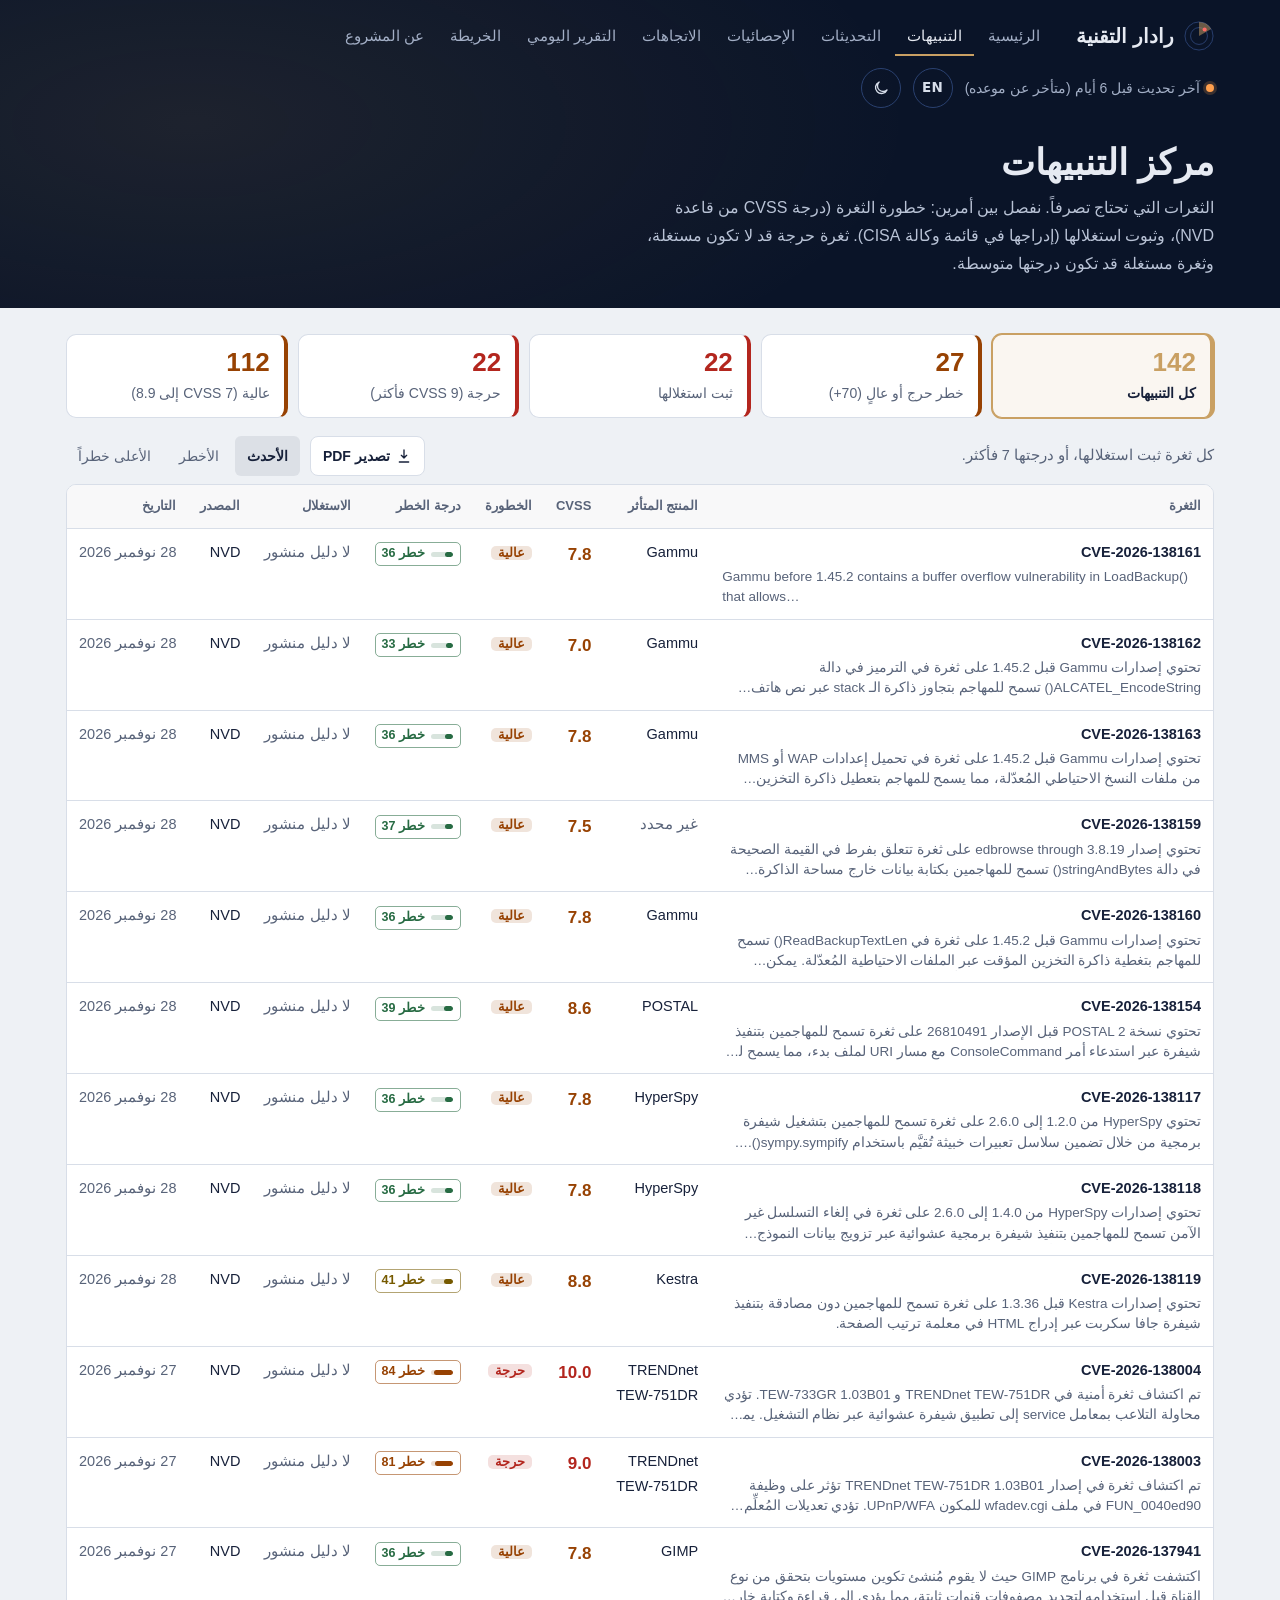
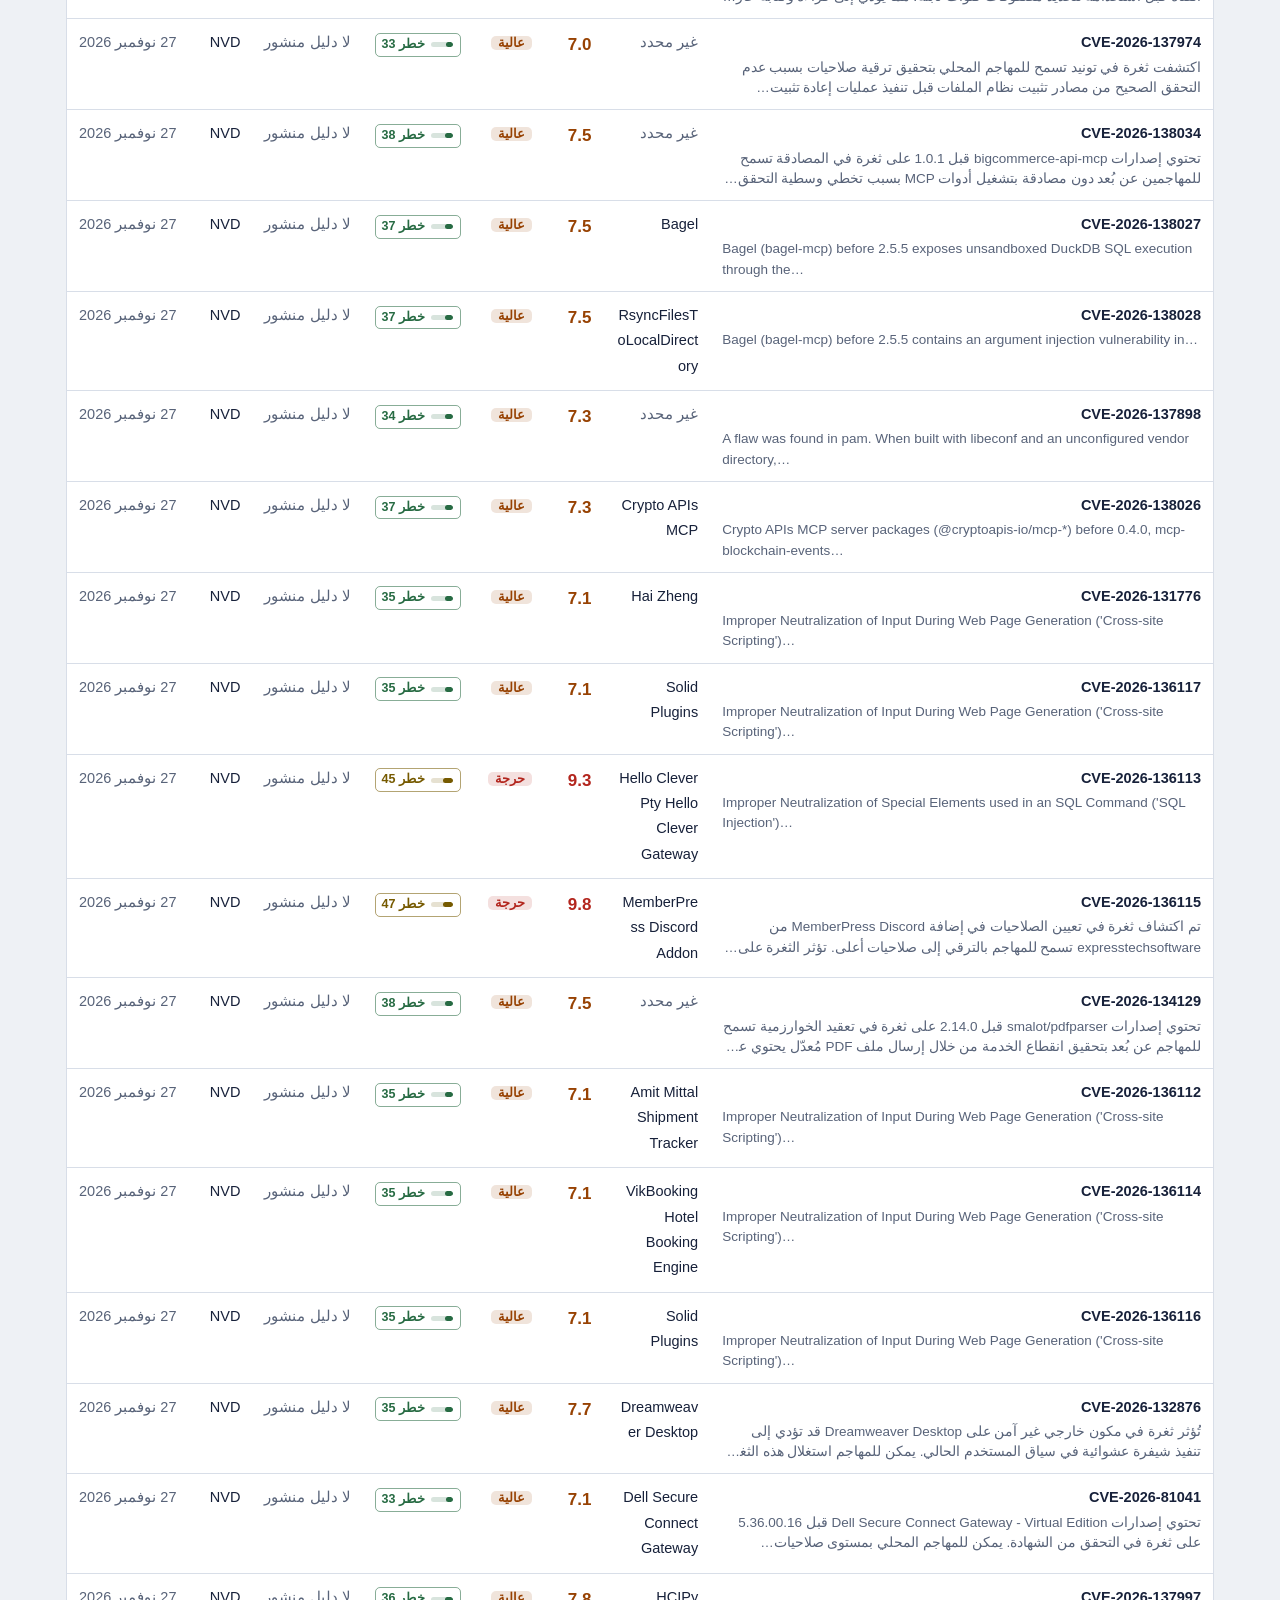
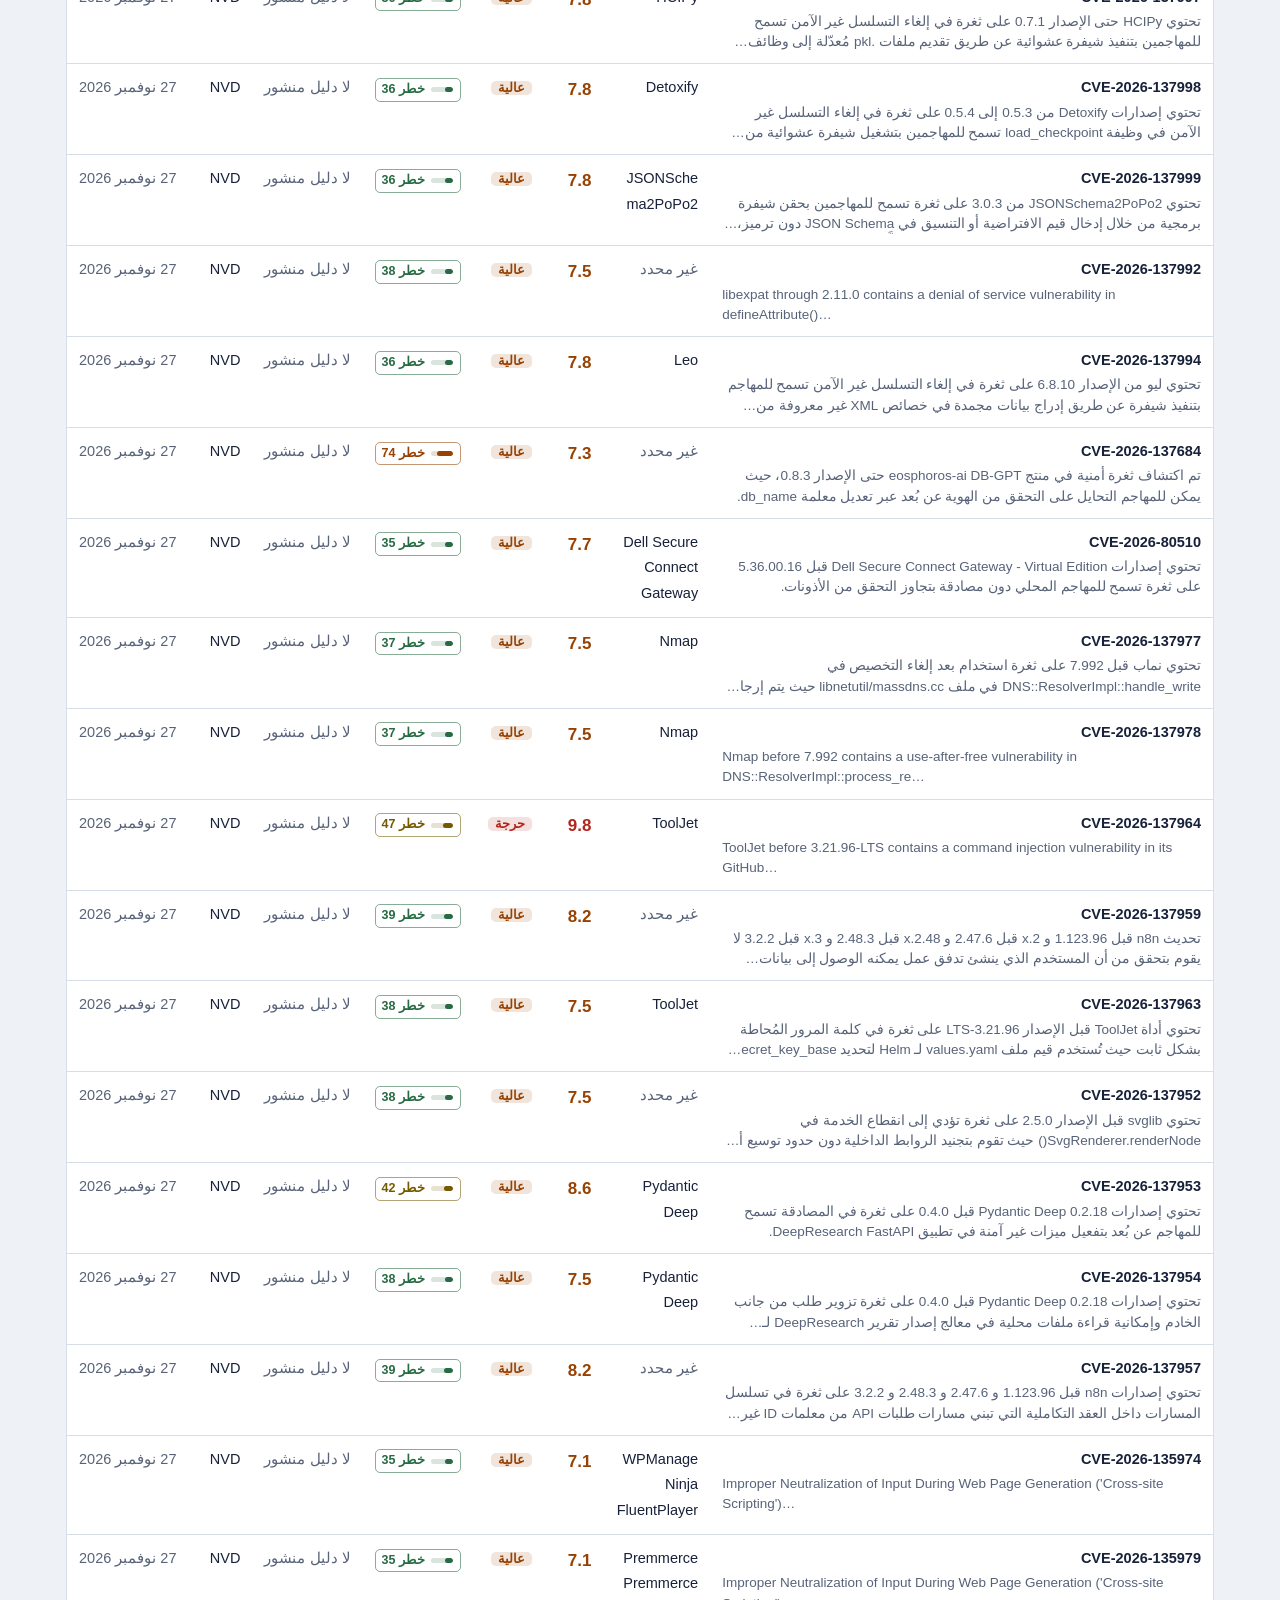
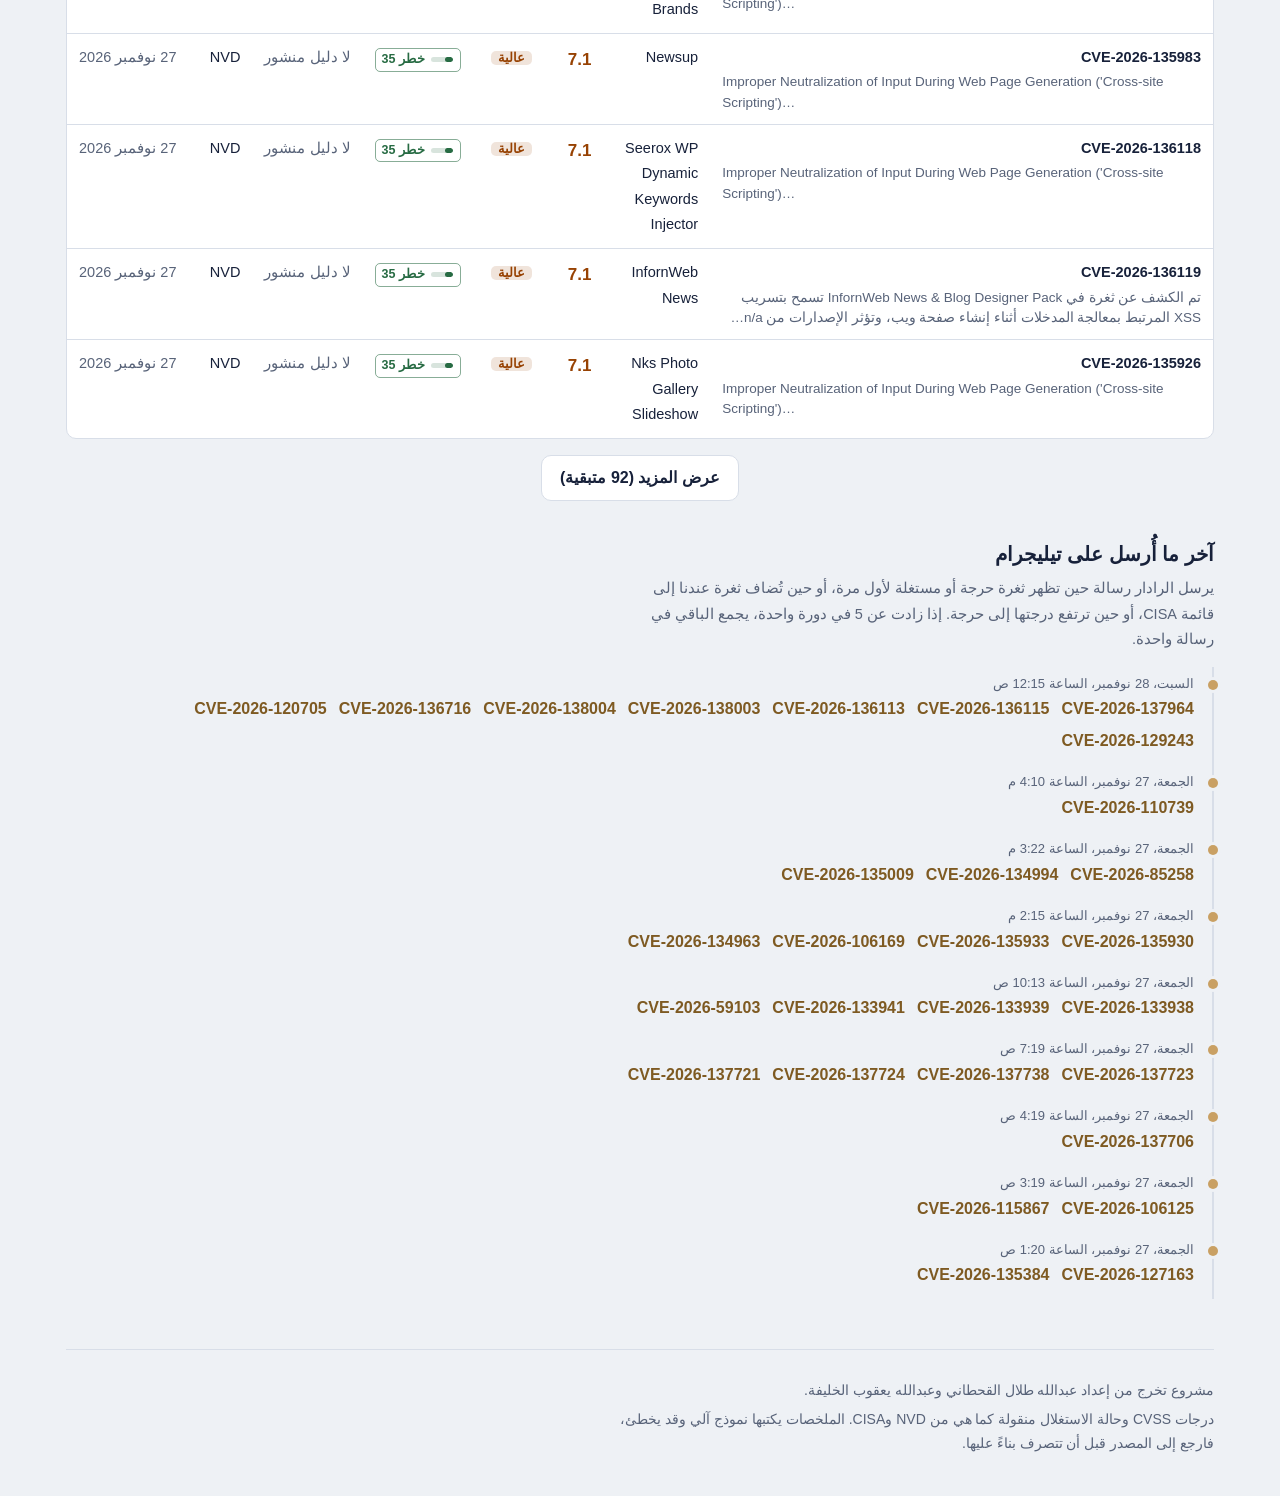
<file: site/alerts.html>
<!doctype html>
<html lang="ar" dir="rtl">
<head>
<meta charset="utf-8">
<meta name="viewport" content="width=device-width, initial-scale=1">
<title data-en="Alerts center | Tech Radar">مركز التنبيهات | رادار التقنية</title>
<meta name="description" content="الثغرات التي تحتاج تصرفاً: ما ثبت استغلاله بحسب CISA، والحرجة والعالية بحسب درجة CVSS.">
<meta name="theme-color" content="#0A1428">
<meta name="referrer" content="strict-origin-when-cross-origin">
<meta http-equiv="Content-Security-Policy" content="default-src 'self'; script-src 'self' 'sha256-LLm5XCccwQJVd/6axRIc9eVFKHLYmMjx4m9vl7w5tl8='; style-src 'self' 'unsafe-inline' https://fonts.googleapis.com; font-src https://fonts.gstatic.com; img-src 'self' data: https://mr7con.goatcounter.com; connect-src 'self'; base-uri 'none'; form-action 'none'">
<link rel="icon" href="data:image/svg+xml,%3Csvg xmlns='http://www.w3.org/2000/svg' viewBox='0 0 32 32'%3E%3Ccircle cx='16' cy='16' r='15' fill='%230A1428'/%3E%3Ccircle cx='16' cy='16' r='10' fill='none' stroke='%23C9A063' stroke-width='1.5' opacity='.6'/%3E%3Cpath d='M16 16 L16 3 A13 13 0 0 1 27.3 9.5 Z' fill='%23C9A063' opacity='.55'/%3E%3Ccircle cx='22' cy='9' r='2.4' fill='%23FF6B66'/%3E%3C/svg%3E">
<script>try{var d=document.documentElement,t=localStorage.getItem("radar-theme");if(t==="dark"||t==="light")d.dataset.theme=t;var l=new URLSearchParams(location.search).get("lang")||localStorage.getItem("radar-lang");if(l==="en"){d.lang="en";d.dir="ltr"}}catch(e){}</script>
<link rel="preconnect" href="https://fonts.googleapis.com">
<link rel="preconnect" href="https://fonts.gstatic.com" crossorigin>
<link href="https://fonts.googleapis.com/css2?family=IBM+Plex+Sans+Arabic:wght@400;500;600;700&family=Noto+Kufi+Arabic:wght@500;700;800&display=swap" rel="stylesheet">
<link rel="stylesheet" href="assets/app.css?v=r6">
<link rel="stylesheet" href="assets/alerts.css?v=r6">
</head>
<body>
<a class="skip" href="#main" data-en="Skip to the alerts">انتقل إلى التنبيهات</a>
<header class="scope">
  <div class="wrap">
    <div class="topbar">
      <a class="brand" href="./" aria-label="رادار التقنية، الصفحة الرئيسية" data-en-aria-label="Tech Radar, home">
        <svg viewBox="0 0 32 32" aria-hidden="true"><circle cx="16" cy="16" r="15" fill="none" stroke="#2A4170"/><circle cx="16" cy="16" r="9" fill="none" stroke="#2A4170"/><path d="M16 16 L16 1 A15 15 0 0 1 29 8.5 Z" fill="#C9A063" opacity=".5"/><circle cx="22" cy="9" r="2.2" fill="#FF6B66"/></svg>
        <b data-en="Tech Radar">رادار التقنية</b>
      </a>
      <nav class="nav" aria-label="أقسام الموقع" data-en-aria-label="Site sections">
        <a href="./" data-en="Home">الرئيسية</a>
        <a href="alerts.html" aria-current="page" data-en="Alerts">التنبيهات</a>
        <a href="updates.html" data-en="Updates">التحديثات</a>
        <a href="dashboard.html" data-en="Statistics">الإحصائيات</a>
        <a href="trends.html" data-en="Trends">الاتجاهات</a>
        <a href="report.html" data-en="Daily report">التقرير اليومي</a>
        <a href="map.html" data-en="Threat map">الخريطة</a>
        <a href="about.html" data-en="About">عن المشروع</a>
      </nav>
      <div class="top-actions">
        <span class="status loading" id="status" role="status"><span class="status-dot" aria-hidden="true"></span><span class="status-text" id="status-text" data-en="Loading">جارٍ التحميل</span></span>
        <button class="icon-btn lang-btn" id="lang" type="button" lang="en" aria-label="Switch to English">EN</button>
        <button class="icon-btn" id="theme" type="button" aria-label="تبديل الوضع الليلي والفاتح" data-en-aria-label="Toggle dark and light mode">
          <svg width="18" height="18" viewBox="0 0 24 24" aria-hidden="true"><path d="M20 14.5A8 8 0 1 1 9.5 4a6.5 6.5 0 0 0 10.5 10.5Z" fill="none" stroke="currentColor" stroke-width="1.8" stroke-linejoin="round"/></svg>
        </button>
      </div>
    </div>
    <div class="page-head">
      <h1 data-en="Alerts center">مركز التنبيهات</h1>
      <p data-en="Vulnerabilities that need action. We keep two things apart: how severe a vulnerability is (its CVSS score from NVD), and whether it has been exploited (its listing in CISA's catalog). A critical vulnerability may not be exploited, and an exploited one may only score medium.">الثغرات التي تحتاج تصرفاً. نفصل بين أمرين: خطورة الثغرة (درجة CVSS من قاعدة NVD)، وثبوت استغلالها (إدراجها في قائمة وكالة CISA). ثغرة حرجة قد لا تكون مستغلة، وثغرة مستغلة قد تكون درجتها متوسطة.</p>
    </div>
  </div>
</header>

<main id="main" class="wrap a-page" tabindex="-1">
  <div class="a-tabs" id="tabs" role="group" aria-label="نوع التنبيه" data-en-aria-label="Alert type"></div>

  <div class="a-bar">
    <p class="a-explain" id="explain"></p>
    <div class="a-actions">
    <button class="export-btn" id="export" type="button" title="يفتح نافذة الطباعة: اختر «حفظ كـ PDF»" data-en-title="Opens the print dialog: choose “Save as PDF”"><svg width="16" height="16" viewBox="0 0 24 24" aria-hidden="true"><path d="M12 3v12m0 0-4-4m4 4 4-4M5 21h14" fill="none" stroke="currentColor" stroke-width="2" stroke-linecap="round" stroke-linejoin="round"/></svg><span data-en="Export PDF">تصدير PDF</span></button>
    <div class="sort" role="group" aria-label="الترتيب" data-en-aria-label="Sort">
      <button type="button" data-sort="new" aria-pressed="true" data-en="Newest">الأحدث</button>
      <button type="button" data-sort="imp" aria-pressed="false" data-en="Most severe">الأخطر</button>
      <button type="button" data-sort="risk" aria-pressed="false" data-en="Highest risk">الأعلى خطراً</button>
    </div>
    </div>
  </div>

  <div class="a-table-wrap">
    <table class="a-table">
      <caption class="sr" id="cap">التنبيهات</caption>
      <thead>
        <tr><th scope="col" data-en="Vulnerability">الثغرة</th><th scope="col" data-en="Affected product">المنتج المتأثر</th><th scope="col">CVSS</th><th scope="col" data-en="Severity">الخطورة</th><th scope="col" data-en="Risk">درجة الخطر</th><th scope="col" data-en="Exploitation">الاستغلال</th><th scope="col" data-en="Source">المصدر</th><th scope="col" data-en="Date">التاريخ</th></tr>
      </thead>
      <tbody id="rows">
        <tr class="skel-tr" aria-hidden="true"><td colspan="8"><span class="skel"></span></td></tr>
        <tr class="skel-tr" aria-hidden="true"><td colspan="8"><span class="skel"></span></td></tr>
        <tr class="skel-tr" aria-hidden="true"><td colspan="8"><span class="skel"></span></td></tr>
      </tbody>
    </table>
  </div>
  <div id="state"></div>

  <section class="a-sent" aria-labelledby="sent-h">
    <h2 id="sent-h" data-en="Latest Telegram alerts sent">آخر ما أُرسل على تيليجرام</h2>
    <p class="a-explain" data-en="The radar sends a message when a critical or exploited vulnerability first appears, when one we already track is added to CISA's list, or when its score rises to critical. Beyond 5 in one cycle, the rest go into a single digest message.">يرسل الرادار رسالة حين تظهر ثغرة حرجة أو مستغلة لأول مرة، أو حين تُضاف ثغرة عندنا إلى قائمة CISA، أو حين ترتفع درجتها إلى حرجة. إذا زادت عن 5 في دورة واحدة، يجمع الباقي في رسالة واحدة.</p>
    <ol class="a-log" id="sent"></ol>
  </section>
</main>

<div class="wrap">
  <footer class="foot">
    <p data-en="A graduation project by Abdullah Talal Alqahtani and Abdullah Yaqoub Alkhalifa.">مشروع تخرج من إعداد عبدالله طلال القحطاني وعبدالله يعقوب الخليفة.</p>
    <p data-en="CVSS scores and exploitation status are copied as-is from NVD and CISA. Summaries are machine-written and can be wrong; check the source before acting.">درجات CVSS وحالة الاستغلال منقولة كما هي من NVD وCISA. الملخصات يكتبها نموذج آلي وقد يخطئ، فارجع إلى المصدر قبل أن تتصرف بناءً عليها.</p>
  </footer>
</div>

<script src="assets/core.js?v=r7"></script>
<script src="assets/alerts.js?v=r6"></script>
</body>
</html>
</file>
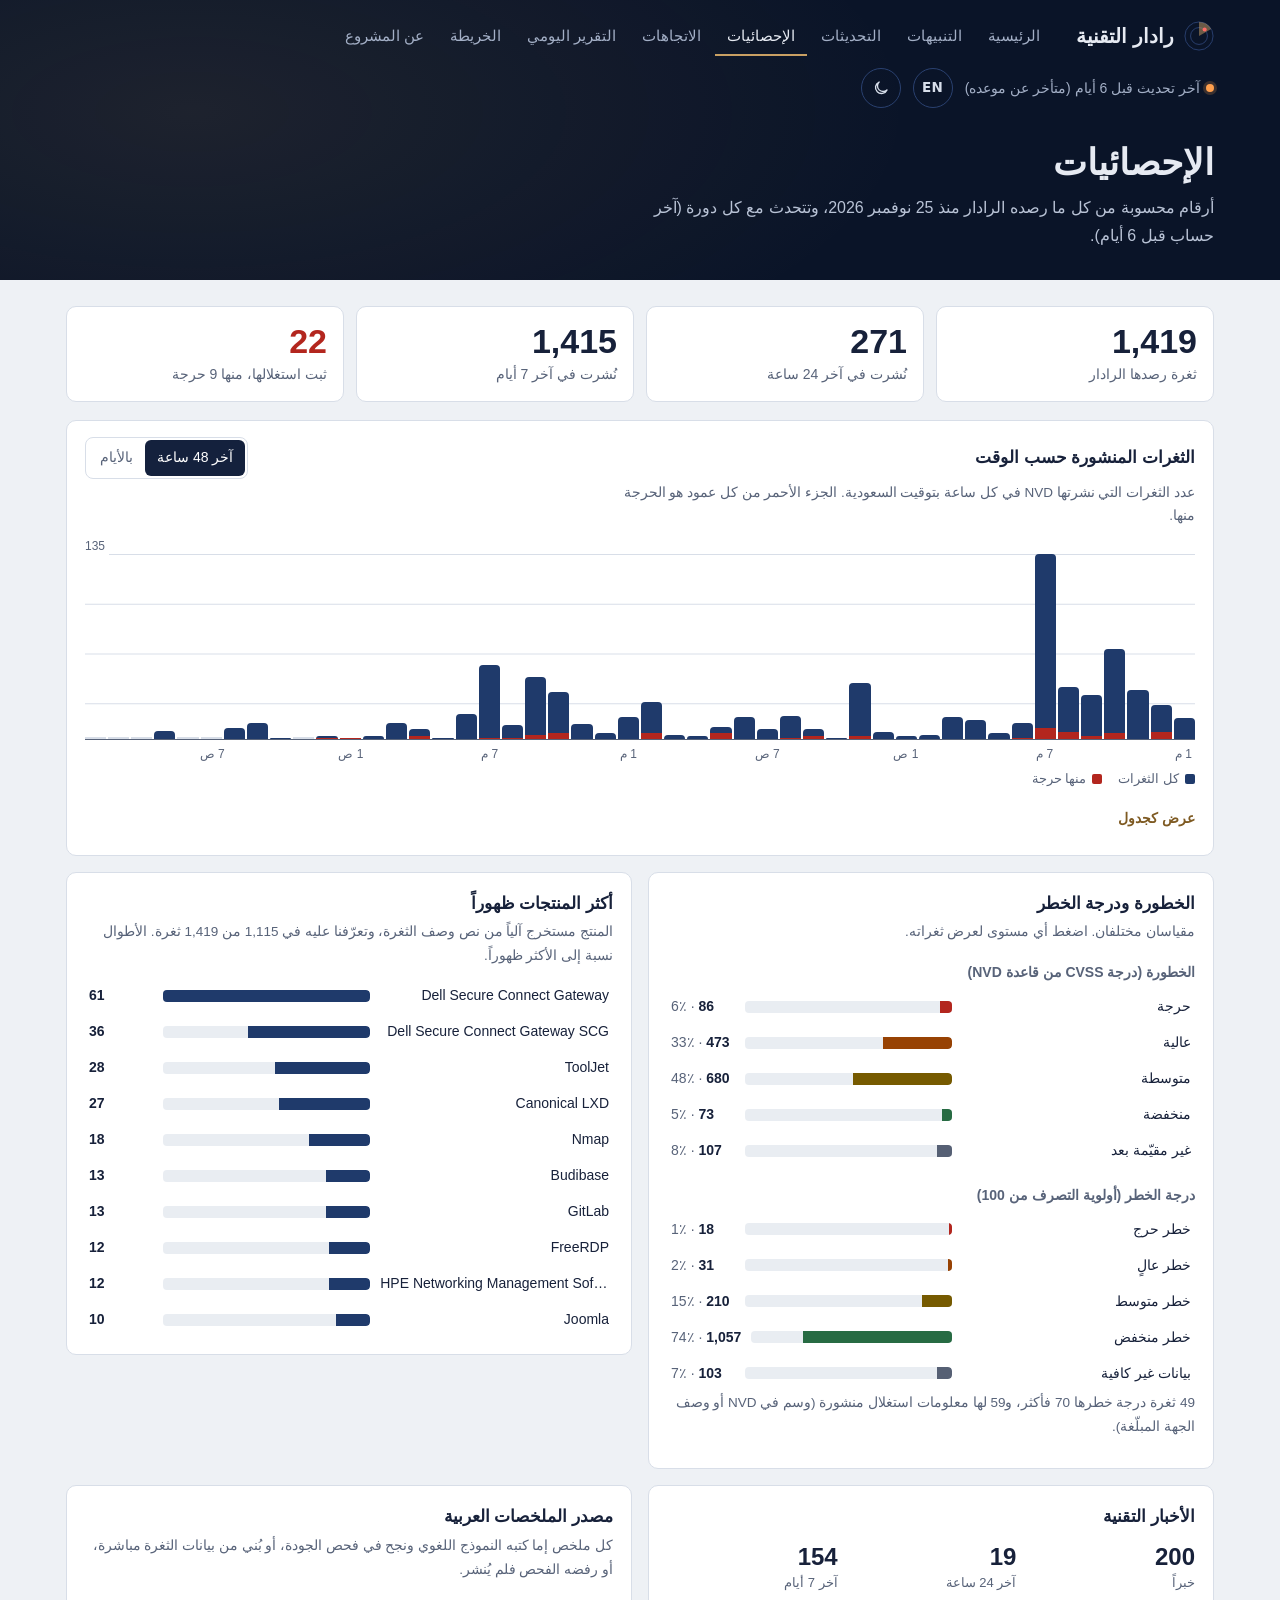
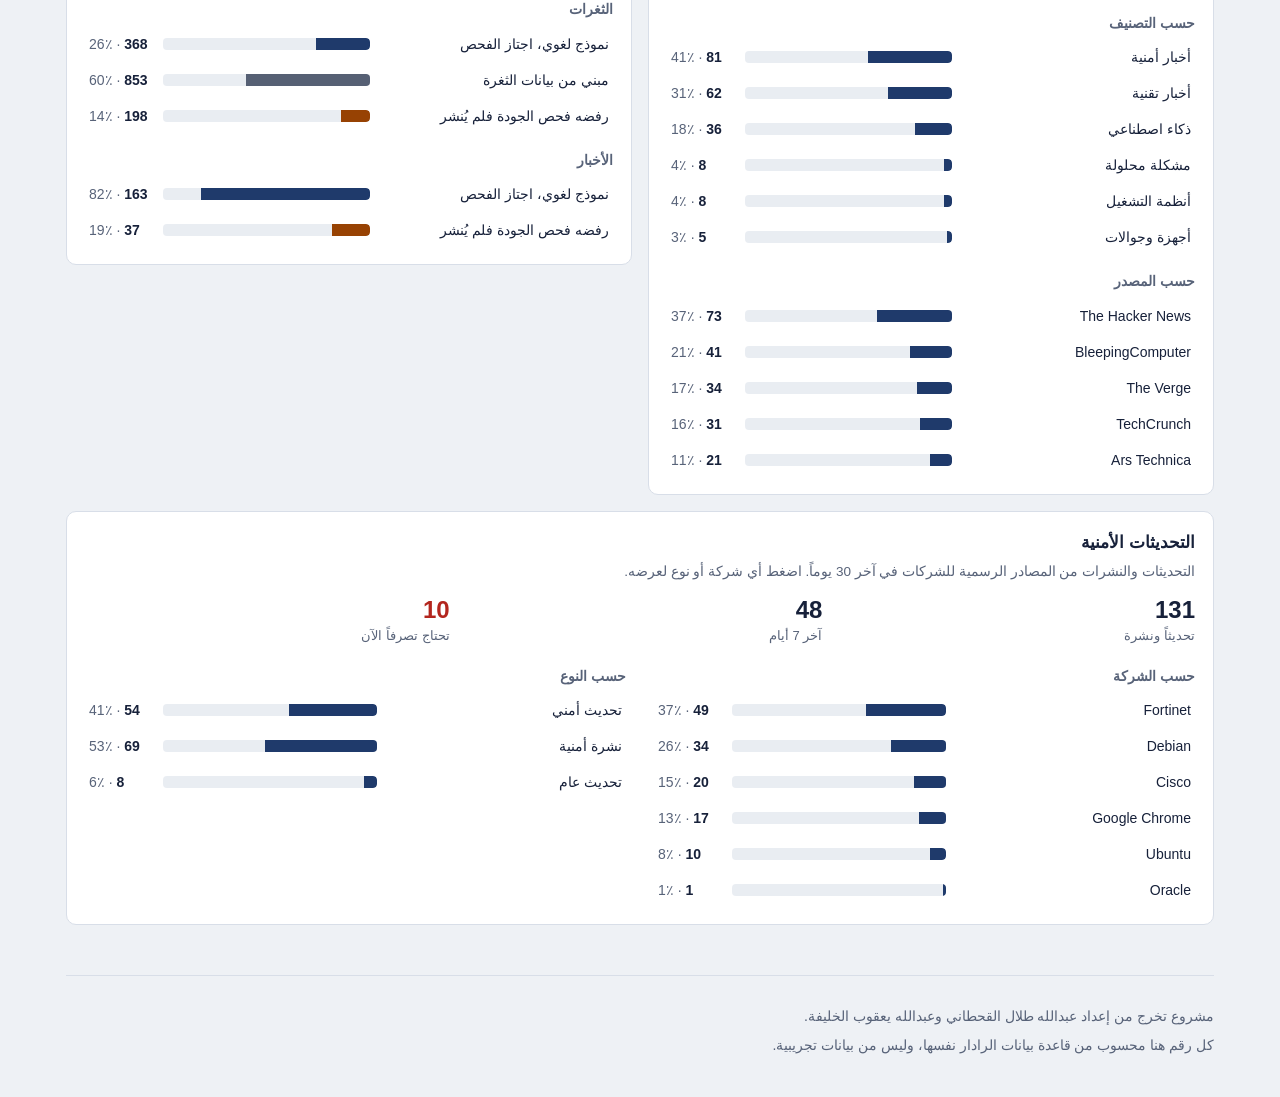
<file: site/dashboard.html>
<!doctype html>
<html lang="ar" dir="rtl">
<head>
<meta charset="utf-8">
<meta name="viewport" content="width=device-width, initial-scale=1">
<title data-en="Statistics | Tech Radar">الإحصائيات | رادار التقنية</title>
<meta name="description" content="أرقام محسوبة من كل ما رصده رادار التقنية: الثغرات حسب الخطورة والوقت والمنتج، والأخبار، وجودة الملخصات.">
<meta name="theme-color" content="#0A1428">
<meta name="referrer" content="strict-origin-when-cross-origin">
<meta http-equiv="Content-Security-Policy" content="default-src 'self'; script-src 'self' 'sha256-LLm5XCccwQJVd/6axRIc9eVFKHLYmMjx4m9vl7w5tl8='; style-src 'self' 'unsafe-inline' https://fonts.googleapis.com; font-src https://fonts.gstatic.com; img-src 'self' data: https://mr7con.goatcounter.com; connect-src 'self'; base-uri 'none'; form-action 'none'">
<link rel="icon" href="data:image/svg+xml,%3Csvg xmlns='http://www.w3.org/2000/svg' viewBox='0 0 32 32'%3E%3Ccircle cx='16' cy='16' r='15' fill='%230A1428'/%3E%3Ccircle cx='16' cy='16' r='10' fill='none' stroke='%23C9A063' stroke-width='1.5' opacity='.6'/%3E%3Cpath d='M16 16 L16 3 A13 13 0 0 1 27.3 9.5 Z' fill='%23C9A063' opacity='.55'/%3E%3Ccircle cx='22' cy='9' r='2.4' fill='%23FF6B66'/%3E%3C/svg%3E">
<script>try{var d=document.documentElement,t=localStorage.getItem("radar-theme");if(t==="dark"||t==="light")d.dataset.theme=t;var l=new URLSearchParams(location.search).get("lang")||localStorage.getItem("radar-lang");if(l==="en"){d.lang="en";d.dir="ltr"}}catch(e){}</script>
<link rel="preconnect" href="https://fonts.googleapis.com">
<link rel="preconnect" href="https://fonts.gstatic.com" crossorigin>
<link href="https://fonts.googleapis.com/css2?family=IBM+Plex+Sans+Arabic:wght@400;500;600;700&family=Noto+Kufi+Arabic:wght@500;700;800&display=swap" rel="stylesheet">
<link rel="stylesheet" href="assets/app.css?v=r6">
<link rel="stylesheet" href="assets/dashboard.css?v=r6">
</head>
<body>
<a class="skip" href="#main" data-en="Skip to the statistics">انتقل إلى الإحصائيات</a>
<header class="scope">
  <div class="wrap">
    <div class="topbar">
      <a class="brand" href="./" aria-label="رادار التقنية، الصفحة الرئيسية" data-en-aria-label="Tech Radar, home">
        <svg viewBox="0 0 32 32" aria-hidden="true"><circle cx="16" cy="16" r="15" fill="none" stroke="#2A4170"/><circle cx="16" cy="16" r="9" fill="none" stroke="#2A4170"/><path d="M16 16 L16 1 A15 15 0 0 1 29 8.5 Z" fill="#C9A063" opacity=".5"/><circle cx="22" cy="9" r="2.2" fill="#FF6B66"/></svg>
        <b data-en="Tech Radar">رادار التقنية</b>
      </a>
      <nav class="nav" aria-label="أقسام الموقع" data-en-aria-label="Site sections">
        <a href="./" data-en="Home">الرئيسية</a>
        <a href="alerts.html" data-en="Alerts">التنبيهات</a>
        <a href="updates.html" data-en="Updates">التحديثات</a>
        <a href="dashboard.html" aria-current="page" data-en="Statistics">الإحصائيات</a>
        <a href="trends.html" data-en="Trends">الاتجاهات</a>
        <a href="report.html" data-en="Daily report">التقرير اليومي</a>
        <a href="map.html" data-en="Threat map">الخريطة</a>
        <a href="about.html" data-en="About">عن المشروع</a>
      </nav>
      <div class="top-actions">
        <span class="status loading" id="status" role="status"><span class="status-dot" aria-hidden="true"></span><span class="status-text" id="status-text" data-en="Loading">جارٍ التحميل</span></span>
        <button class="icon-btn lang-btn" id="lang" type="button" lang="en" aria-label="Switch to English">EN</button>
        <button class="icon-btn" id="theme" type="button" aria-label="تبديل الوضع الليلي والفاتح" data-en-aria-label="Toggle dark and light mode">
          <svg width="18" height="18" viewBox="0 0 24 24" aria-hidden="true"><path d="M20 14.5A8 8 0 1 1 9.5 4a6.5 6.5 0 0 0 10.5 10.5Z" fill="none" stroke="currentColor" stroke-width="1.8" stroke-linejoin="round"/></svg>
        </button>
      </div>
    </div>
    <div class="page-head">
      <h1 data-en="Statistics">الإحصائيات</h1>
      <p id="intro">أرقام محسوبة من كل ما رصده الرادار، وتتحدث مع كل دورة.</p>
    </div>
  </div>
</header>

<main id="main" class="wrap s-page" tabindex="-1">
  <div id="state"></div>
  <div id="dash" hidden>
    <section class="kpis" aria-label="أرقام رئيسية" data-en-aria-label="Key figures">
      <div class="kpi"><b class="num" id="k-total"></b><span data-en="vulnerabilities tracked">ثغرة رصدها الرادار</span></div>
      <div class="kpi"><b class="num" id="k-24"></b><span data-en="published in the last 24 hours">نُشرت في آخر 24 ساعة</span></div>
      <div class="kpi"><b class="num" id="k-7"></b><span data-en="published in the last 7 days">نُشرت في آخر 7 أيام</span></div>
      <div class="kpi kev"><b class="num" id="k-kev"></b><span id="k-kev-l">ثبت استغلالها</span></div>
    </section>

    <div class="s-grid">
      <section class="card wide" aria-labelledby="h-hour">
        <div class="card-head">
          <h2 id="h-hour" data-en="Vulnerabilities published over time">الثغرات المنشورة حسب الوقت</h2>
          <div class="seg" role="group" aria-label="المدة" data-en-aria-label="Range">
            <button type="button" data-range="hour" aria-pressed="true" data-en="Last 48 hours">آخر 48 ساعة</button>
            <button type="button" data-range="day" aria-pressed="false" data-en="By day">بالأيام</button>
          </div>
        </div>
        <p class="s-note" id="time-note"></p>
        <div class="cols" id="cols" role="img"></div>
        <div class="cols-axis" id="cols-axis" aria-hidden="true"></div>
        <div class="tip" id="tip" role="status" aria-live="polite"></div>
        <details class="as-table"><summary data-en="Show as a table">عرض كجدول</summary><div id="t-time"></div></details>
      </section>

      <section class="card" aria-labelledby="h-sev">
        <h2 id="h-sev" data-en="Severity and risk">الخطورة ودرجة الخطر</h2>
        <p class="s-note" data-en="Two different measures. Click a level to see its vulnerabilities.">مقياسان مختلفان. اضغط أي مستوى لعرض ثغراته.</p>
        <h3 data-en="Severity (CVSS score from NVD)">الخطورة (درجة CVSS من قاعدة NVD)</h3>
        <ul class="hbars" id="sev"></ul>
        <h3 data-en="Risk score (priority for action, out of 100)">درجة الخطر (أولوية التصرف من 100)</h3>
        <ul class="hbars" id="risk"></ul>
        <p class="s-note" id="risk-note"></p>
      </section>

      <section class="card" aria-labelledby="h-sys">
        <h2 id="h-sys" data-en="Most frequent products">أكثر المنتجات ظهوراً</h2>
        <p class="s-note" id="sys-note"></p>
        <ol class="hbars plain" id="sys"></ol>
      </section>

      <section class="card" aria-labelledby="h-news">
        <h2 id="h-news" data-en="Tech news">الأخبار التقنية</h2>
        <div class="mini-kpis"><div><b class="num" id="n-total"></b><span data-en="stories">خبراً</span></div><div><b class="num" id="n-24"></b><span data-en="last 24 hours">آخر 24 ساعة</span></div><div><b class="num" id="n-7"></b><span data-en="last 7 days">آخر 7 أيام</span></div></div>
        <h3 data-en="By category">حسب التصنيف</h3>
        <ul class="hbars plain" id="n-type"></ul>
        <h3 data-en="By source">حسب المصدر</h3>
        <ul class="hbars plain" id="n-src"></ul>
      </section>

      <section class="card" aria-labelledby="h-sum">
        <h2 id="h-sum" data-en="Where the Arabic summaries come from">مصدر الملخصات العربية</h2>
        <p class="s-note" data-en="Each summary was either written by the language model and passed the quality check, built directly from the vulnerability's data, or rejected by the check and not published.">كل ملخص إما كتبه النموذج اللغوي ونجح في فحص الجودة، أو بُني من بيانات الثغرة مباشرة، أو رفضه الفحص فلم يُنشر.</p>
        <h3 data-en="Vulnerabilities">الثغرات</h3>
        <ul class="hbars plain" id="sum-v"></ul>
        <h3 data-en="News">الأخبار</h3>
        <ul class="hbars plain" id="sum-n"></ul>
      </section>

      <section class="card wide" aria-labelledby="h-upd" id="upd-card" hidden>
        <h2 id="h-upd" data-en="Security updates">التحديثات الأمنية</h2>
        <p class="s-note" data-en="Patches and advisories from the vendors' official feeds in the last 30 days. Click a vendor or type to see them.">التحديثات والنشرات من المصادر الرسمية للشركات في آخر 30 يوماً. اضغط أي شركة أو نوع لعرضه.</p>
        <div class="mini-kpis"><div><b class="num" id="u-total"></b><span data-en="updates and advisories">تحديثاً ونشرة</span></div><div><b class="num" id="u-7"></b><span data-en="last 7 days">آخر 7 أيام</span></div><div><b class="num kev-n" id="u-act"></b><span data-en="need action now">تحتاج تصرفاً الآن</span></div></div>
        <div class="two-col">
          <div><h3 data-en="By vendor">حسب الشركة</h3><ul class="hbars plain" id="u-vendor"></ul></div>
          <div><h3 data-en="By type">حسب النوع</h3><ul class="hbars plain" id="u-type"></ul></div>
        </div>
      </section>
    </div>
  </div>
</main>

<div class="wrap">
  <footer class="foot">
    <p data-en="A graduation project by Abdullah Talal Alqahtani and Abdullah Yaqoub Alkhalifa.">مشروع تخرج من إعداد عبدالله طلال القحطاني وعبدالله يعقوب الخليفة.</p>
    <p data-en="Every number here is computed from the radar's own database, not from sample data.">كل رقم هنا محسوب من قاعدة بيانات الرادار نفسها، وليس من بيانات تجريبية.</p>
  </footer>
</div>

<script src="assets/core.js?v=r7"></script>
<script src="assets/dashboard.js?v=r6"></script>
</body>
</html>
</file>
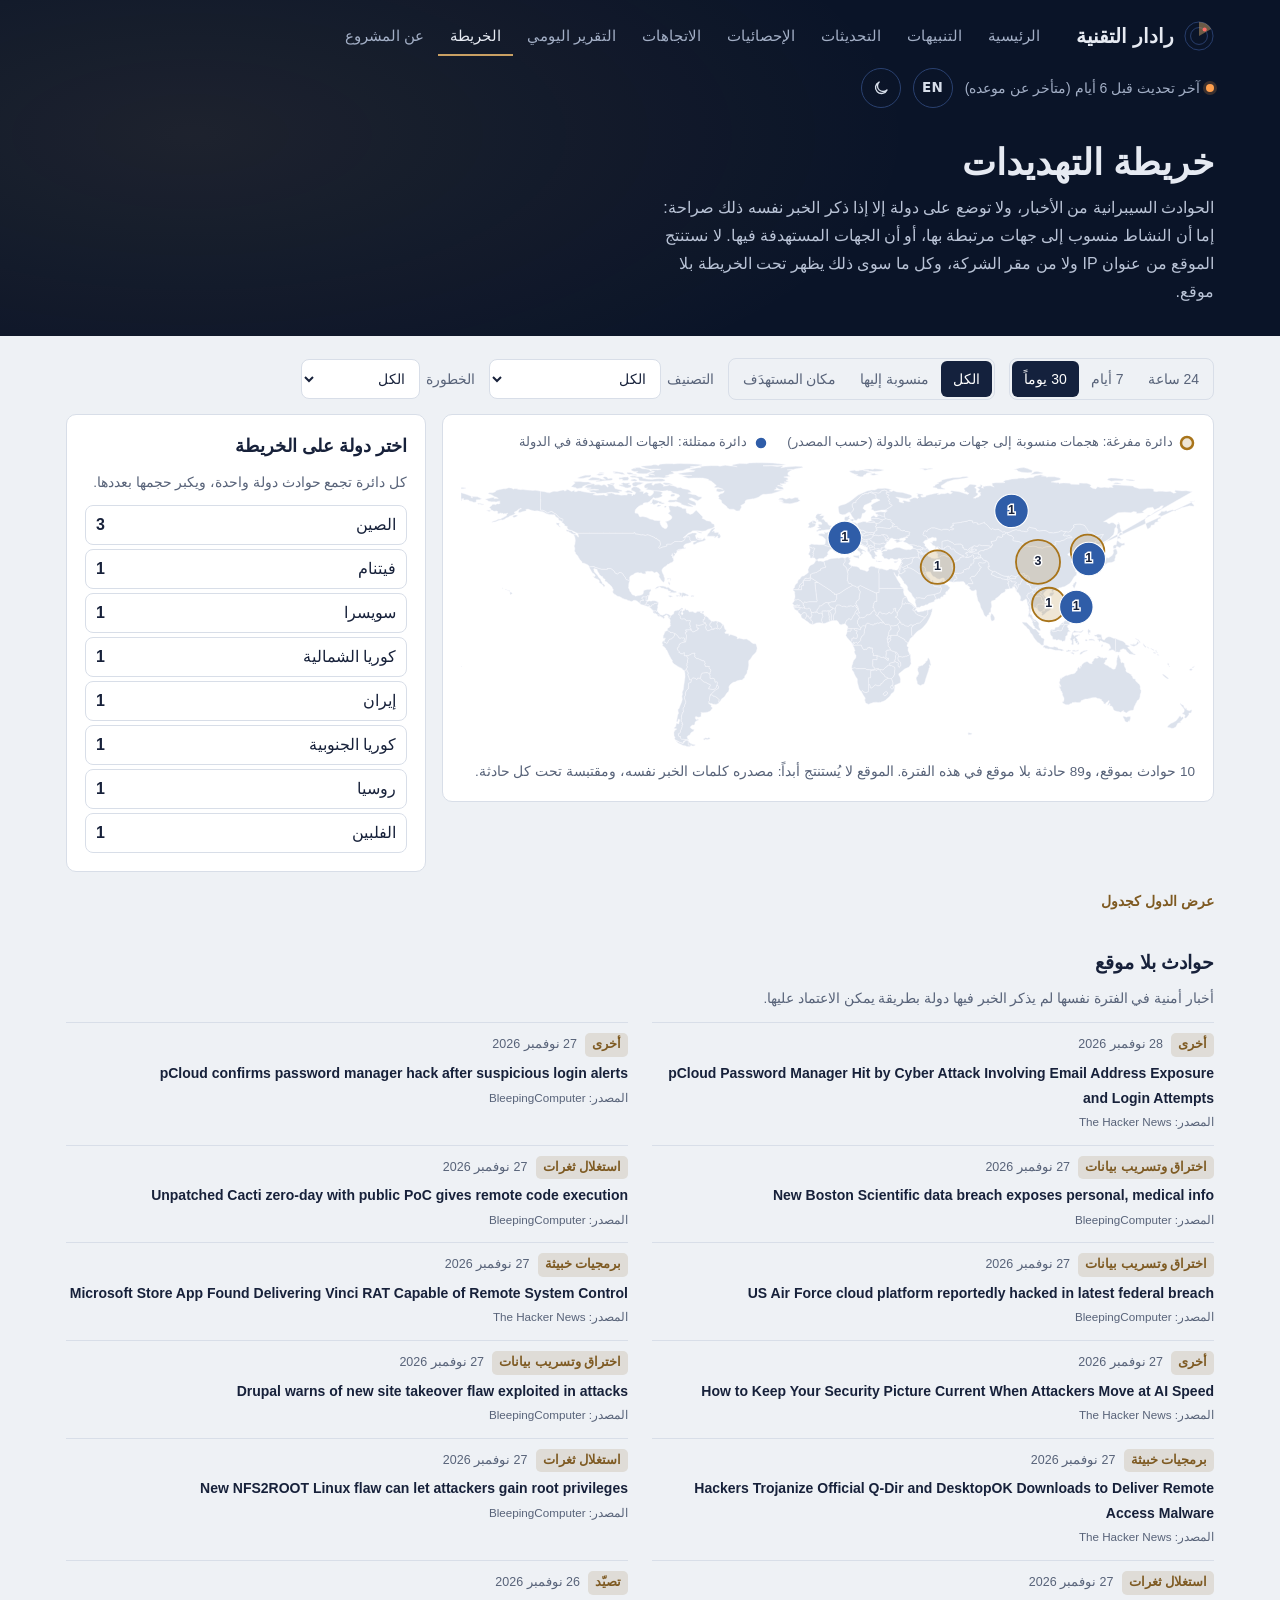
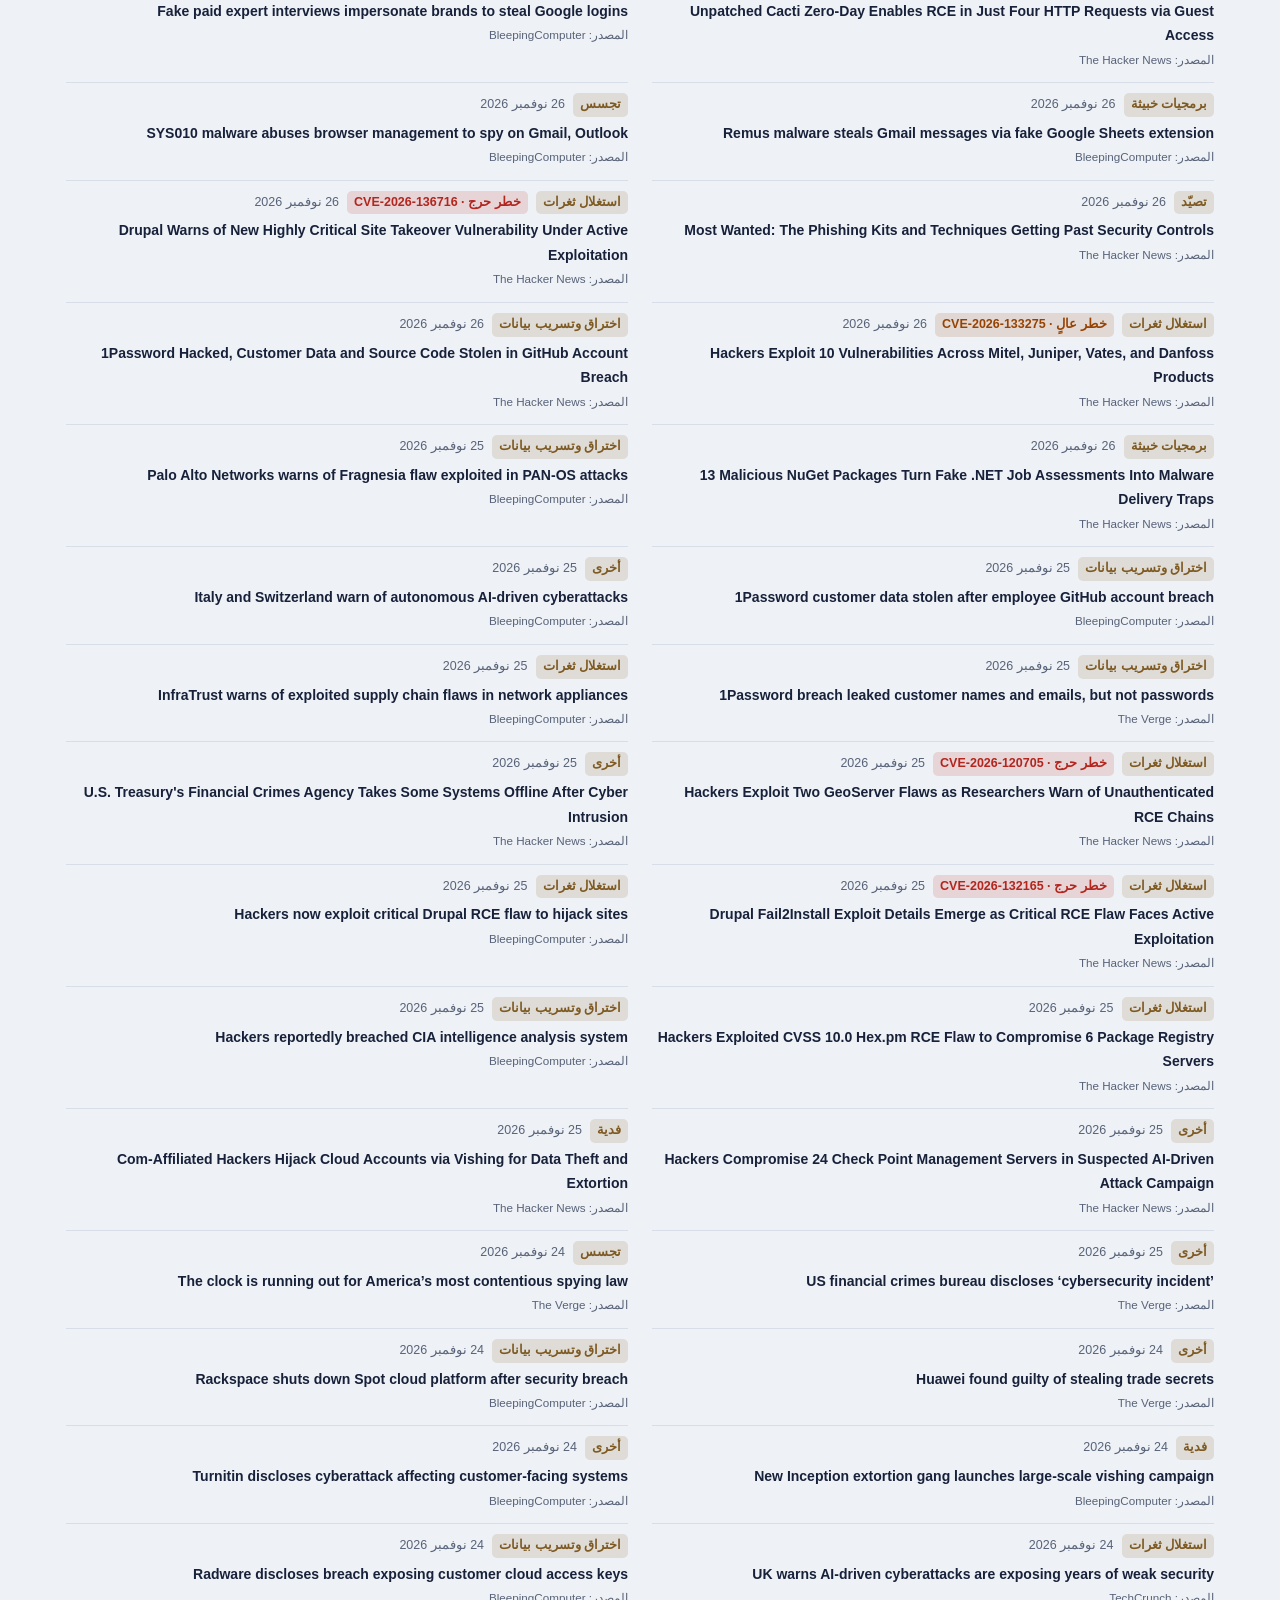
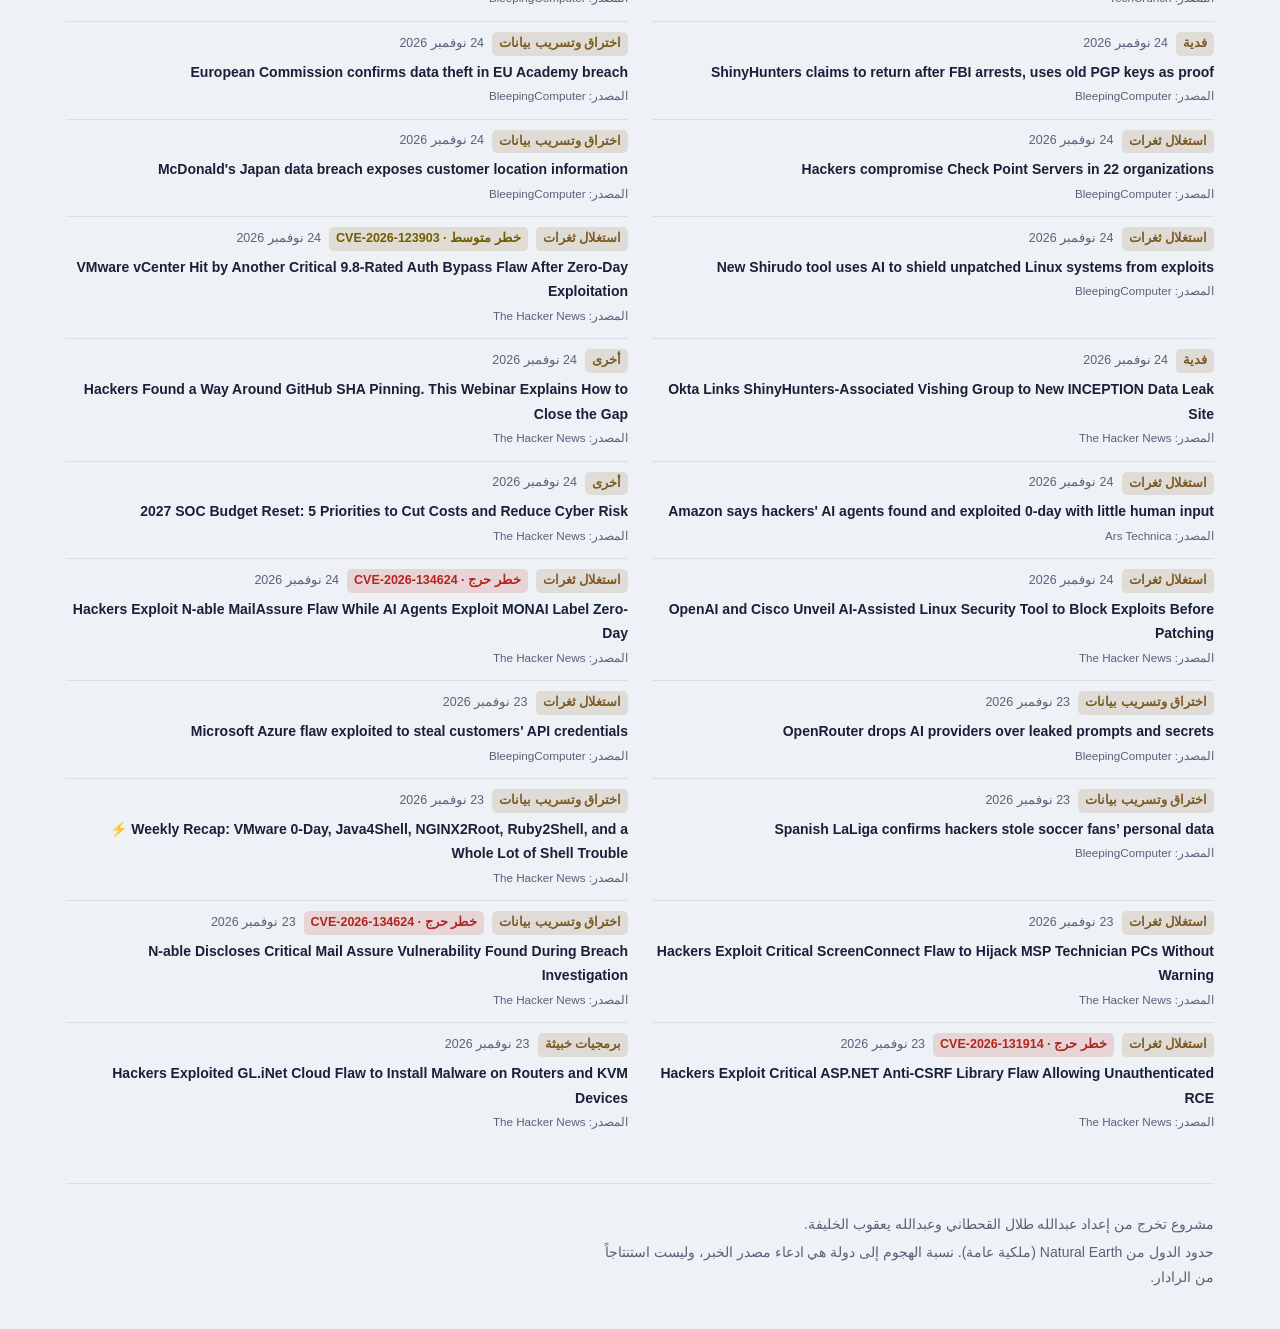
<file: site/map.html>
<!doctype html>
<html lang="ar" dir="rtl">
<head>
<meta charset="utf-8">
<meta name="viewport" content="width=device-width, initial-scale=1">
<title data-en="Threat map | Tech Radar">خريطة التهديدات | رادار التقنية</title>
<meta name="description" content="خريطة الحوادث السيبرانية التي ذكرت مصادرها دولة صراحة: منسوبة إليها أو مكان الجهة المستهدفة، مع نص الدليل من الخبر.">
<meta name="theme-color" content="#0A1428">
<meta name="referrer" content="strict-origin-when-cross-origin">
<meta http-equiv="Content-Security-Policy" content="default-src 'self'; script-src 'self' 'sha256-LLm5XCccwQJVd/6axRIc9eVFKHLYmMjx4m9vl7w5tl8='; style-src 'self' 'unsafe-inline' https://fonts.googleapis.com; font-src https://fonts.gstatic.com; img-src 'self' data: https://mr7con.goatcounter.com; connect-src 'self'; base-uri 'none'; form-action 'none'">
<link rel="icon" href="data:image/svg+xml,%3Csvg xmlns='http://www.w3.org/2000/svg' viewBox='0 0 32 32'%3E%3Ccircle cx='16' cy='16' r='15' fill='%230A1428'/%3E%3Ccircle cx='16' cy='16' r='10' fill='none' stroke='%23C9A063' stroke-width='1.5' opacity='.6'/%3E%3Cpath d='M16 16 L16 3 A13 13 0 0 1 27.3 9.5 Z' fill='%23C9A063' opacity='.55'/%3E%3Ccircle cx='22' cy='9' r='2.4' fill='%23FF6B66'/%3E%3C/svg%3E">
<script>try{var d=document.documentElement,t=localStorage.getItem("radar-theme");if(t==="dark"||t==="light")d.dataset.theme=t;var l=new URLSearchParams(location.search).get("lang")||localStorage.getItem("radar-lang");if(l==="en"){d.lang="en";d.dir="ltr"}}catch(e){}</script>
<link rel="preconnect" href="https://fonts.googleapis.com">
<link rel="preconnect" href="https://fonts.gstatic.com" crossorigin>
<link href="https://fonts.googleapis.com/css2?family=IBM+Plex+Sans+Arabic:wght@400;500;600;700&family=Noto+Kufi+Arabic:wght@500;700;800&display=swap" rel="stylesheet">
<link rel="stylesheet" href="assets/app.css?v=r6">
<link rel="stylesheet" href="assets/dashboard.css?v=r6">
<link rel="stylesheet" href="assets/map.css?v=r6">
</head>
<body>
<a class="skip" href="#main" data-en="Skip to the map">انتقل إلى الخريطة</a>
<header class="scope">
  <div class="wrap">
    <div class="topbar">
      <a class="brand" href="./" aria-label="رادار التقنية، الصفحة الرئيسية" data-en-aria-label="Tech Radar, home">
        <svg viewBox="0 0 32 32" aria-hidden="true"><circle cx="16" cy="16" r="15" fill="none" stroke="#2A4170"/><circle cx="16" cy="16" r="9" fill="none" stroke="#2A4170"/><path d="M16 16 L16 1 A15 15 0 0 1 29 8.5 Z" fill="#C9A063" opacity=".5"/><circle cx="22" cy="9" r="2.2" fill="#FF6B66"/></svg>
        <b data-en="Tech Radar">رادار التقنية</b>
      </a>
      <nav class="nav" aria-label="أقسام الموقع" data-en-aria-label="Site sections">
        <a href="./" data-en="Home">الرئيسية</a>
        <a href="alerts.html" data-en="Alerts">التنبيهات</a>
        <a href="updates.html" data-en="Updates">التحديثات</a>
        <a href="dashboard.html" data-en="Statistics">الإحصائيات</a>
        <a href="trends.html" data-en="Trends">الاتجاهات</a>
        <a href="report.html" data-en="Daily report">التقرير اليومي</a>
        <a href="map.html" aria-current="page" data-en="Threat map">الخريطة</a>
        <a href="about.html" data-en="About">عن المشروع</a>
      </nav>
      <div class="top-actions">
        <span class="status loading" id="status" role="status"><span class="status-dot" aria-hidden="true"></span><span class="status-text" id="status-text" data-en="Loading">جارٍ التحميل</span></span>
        <button class="icon-btn lang-btn" id="lang" type="button" lang="en" aria-label="Switch to English">EN</button>
        <button class="icon-btn" id="theme" type="button" aria-label="تبديل الوضع الليلي والفاتح" data-en-aria-label="Toggle dark and light mode">
          <svg width="18" height="18" viewBox="0 0 24 24" aria-hidden="true"><path d="M20 14.5A8 8 0 1 1 9.5 4a6.5 6.5 0 0 0 10.5 10.5Z" fill="none" stroke="currentColor" stroke-width="1.8" stroke-linejoin="round"/></svg>
        </button>
      </div>
    </div>
    <div class="page-head">
      <h1 data-en="Threat map">خريطة التهديدات</h1>
      <p data-en="Cyber incidents from the news, placed on a country only when the article itself says so: either the activity is attributed to actors linked to that country, or the targeted organisations are there. We never guess a location from an IP address or a company's headquarters; everything else is listed below the map as unlocated.">الحوادث السيبرانية من الأخبار، ولا توضع على دولة إلا إذا ذكر الخبر نفسه ذلك صراحة: إما أن النشاط منسوب إلى جهات مرتبطة بها، أو أن الجهات المستهدفة فيها. لا نستنتج الموقع من عنوان IP ولا من مقر الشركة، وكل ما سوى ذلك يظهر تحت الخريطة بلا موقع.</p>
    </div>
  </div>
</header>

<main id="main" class="wrap m-page" tabindex="-1">
  <div class="m-filters">
    <div class="seg" id="f-days" role="group" aria-label="الفترة" data-en-aria-label="Period">
      <button type="button" data-v="1" data-en="24 hours">24 ساعة</button>
      <button type="button" data-v="7" data-en="7 days">7 أيام</button>
      <button type="button" data-v="30" data-en="30 days">30 يوماً</button>
    </div>
    <div class="seg" id="f-role" role="group" aria-label="نوع الموقع" data-en-aria-label="Kind of location">
      <button type="button" data-v="" data-en="Both">الكل</button>
      <button type="button" data-v="origin" data-en="Attributed origin">منسوبة إليها</button>
      <button type="button" data-v="victim" data-en="Targets located">مكان المستهدَف</button>
    </div>
    <label class="m-sel"><span data-en="Category">التصنيف</span> <select id="f-cat"></select></label>
    <label class="m-sel"><span data-en="Severity">الخطورة</span> <select id="f-sev"></select></label>
  </div>
  <div id="state"></div>
  <div class="m-wrap">
    <div class="m-map card" id="map-box">
      <div class="m-legend" id="legend"></div>
      <div id="map" class="m-svg-wrap" aria-describedby="map-note"></div>
      <p class="m-note" id="map-note"></p>
    </div>
    <aside class="m-panel card" id="panel" aria-live="polite"></aside>
  </div>
  <details class="as-table m-table"><summary data-en="Show the countries as a table">عرض الدول كجدول</summary><div id="t-countries"></div></details>
  <section class="m-unloc" aria-labelledby="h-unloc">
    <h2 id="h-unloc" data-en="Unlocated incidents">حوادث بلا موقع</h2>
    <p class="m-note" data-en="Security news in the same period whose article names no country in a way we can rely on.">أخبار أمنية في الفترة نفسها لم يذكر الخبر فيها دولة بطريقة يمكن الاعتماد عليها.</p>
    <ul id="unloc" class="m-list"></ul>
  </section>
</main>

<div class="wrap">
  <footer class="foot">
    <p data-en="A graduation project by Abdullah Talal Alqahtani and Abdullah Yaqoub Alkhalifa.">مشروع تخرج من إعداد عبدالله طلال القحطاني وعبدالله يعقوب الخليفة.</p>
    <p data-en="Map shapes: Natural Earth (public domain). Attribution of an attack to a country is the news source's claim, not the radar's finding.">حدود الدول من Natural Earth (ملكية عامة). نسبة الهجوم إلى دولة هي ادعاء مصدر الخبر، وليست استنتاجاً من الرادار.</p>
  </footer>
</div>

<script src="assets/core.js?v=r7"></script>
<script src="assets/map.js?v=r6b"></script>
</body>
</html>
</file>
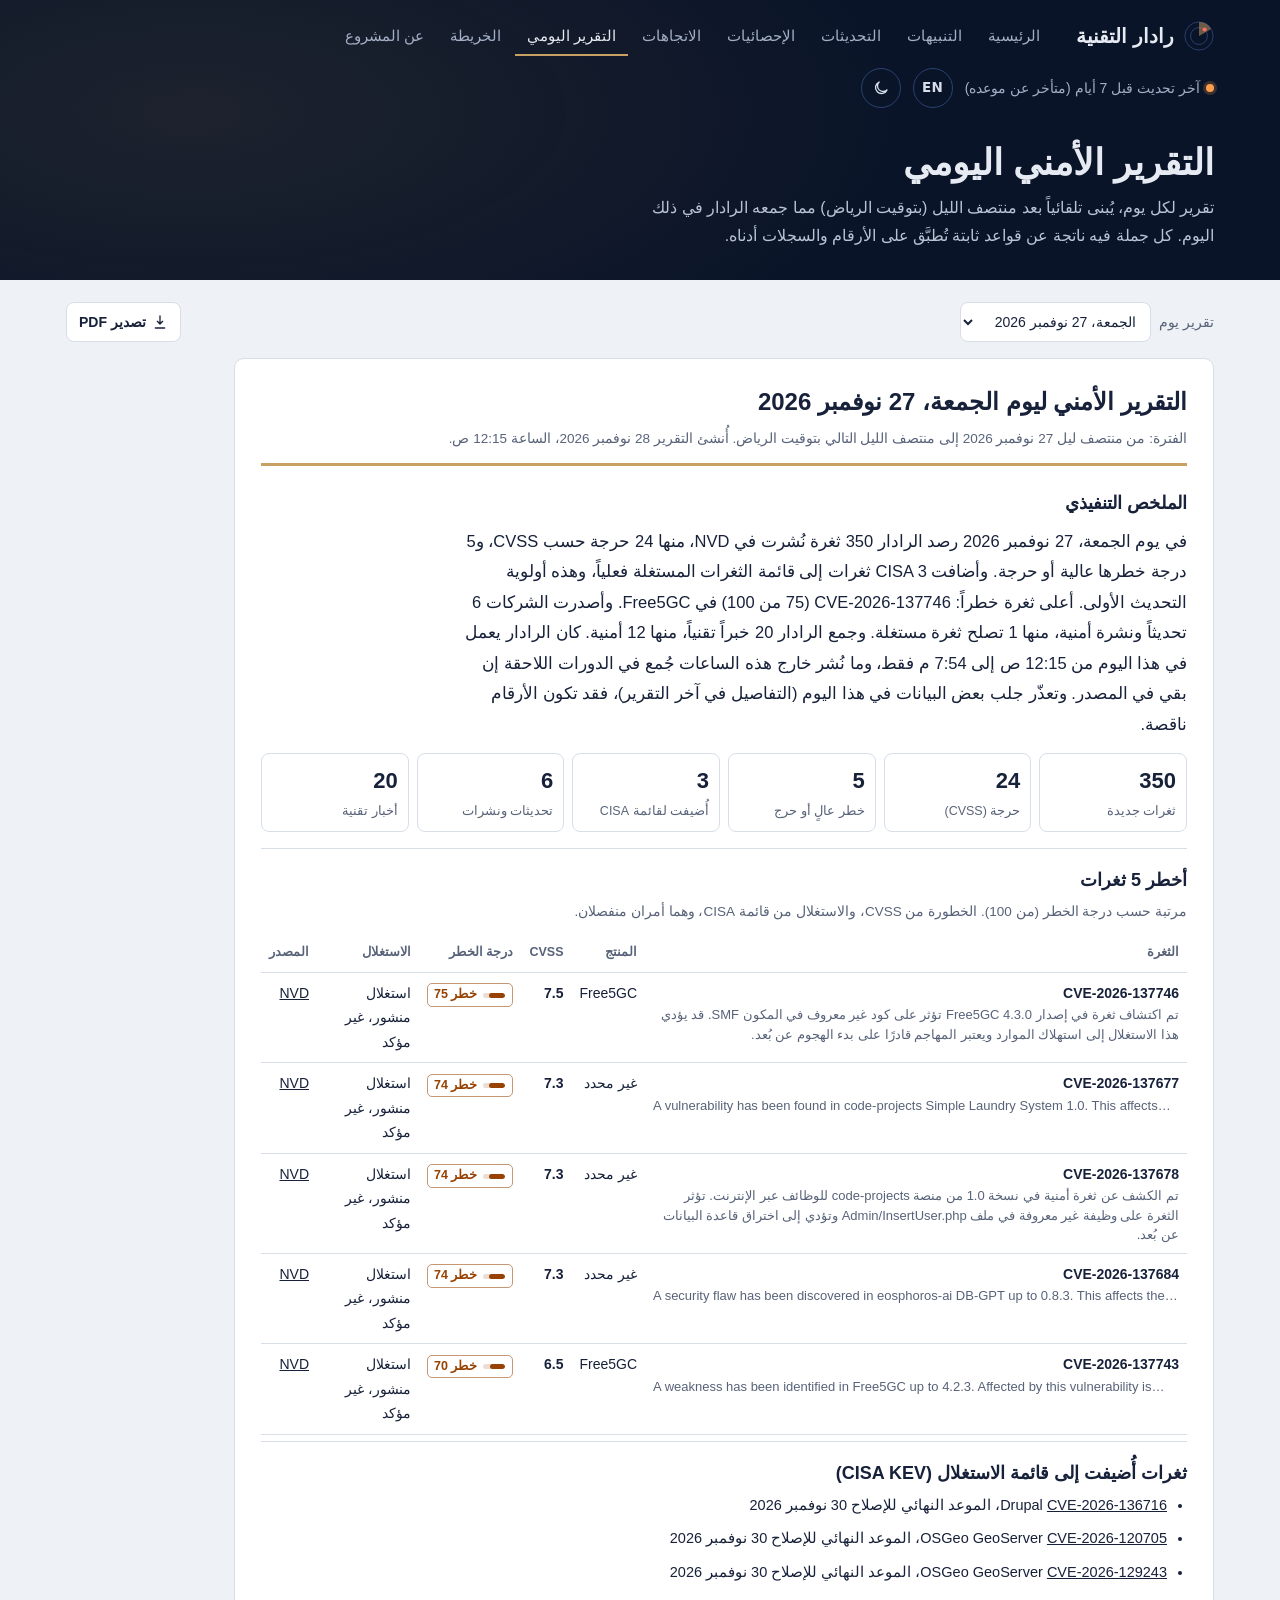
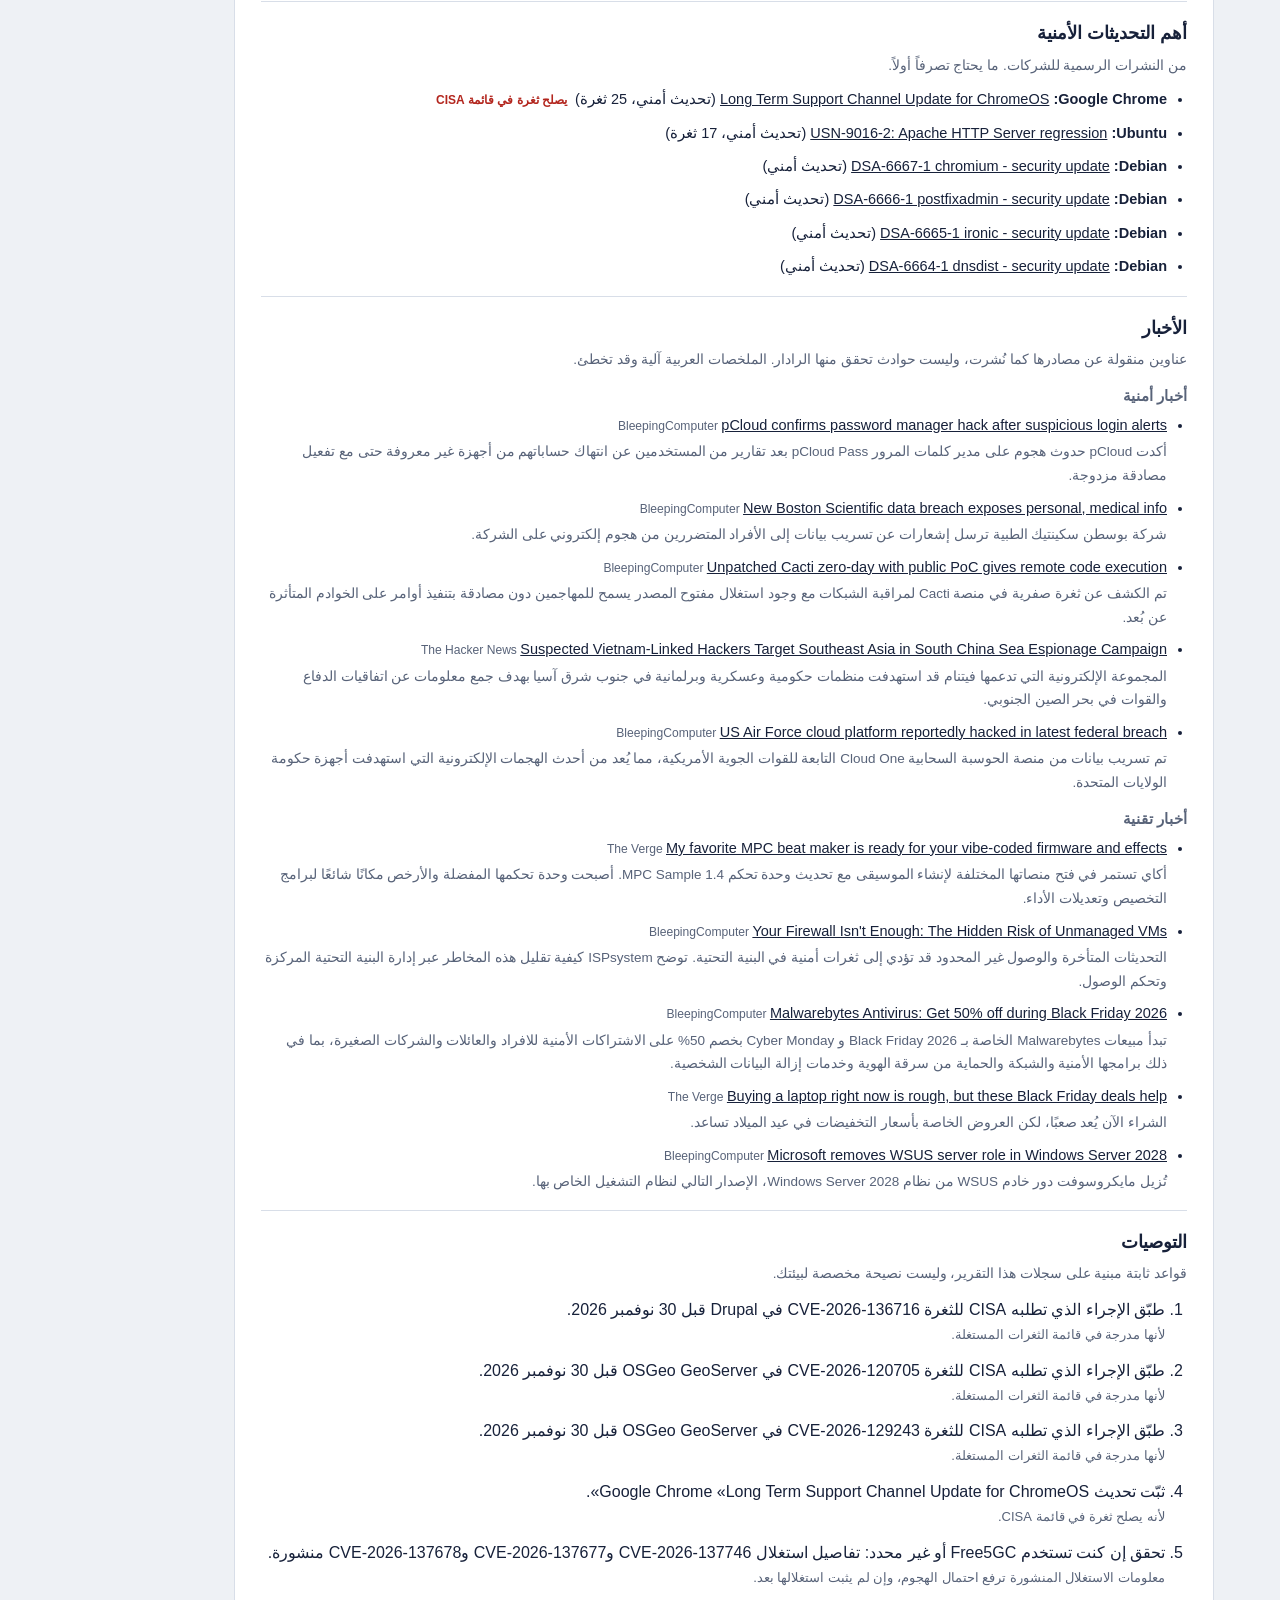
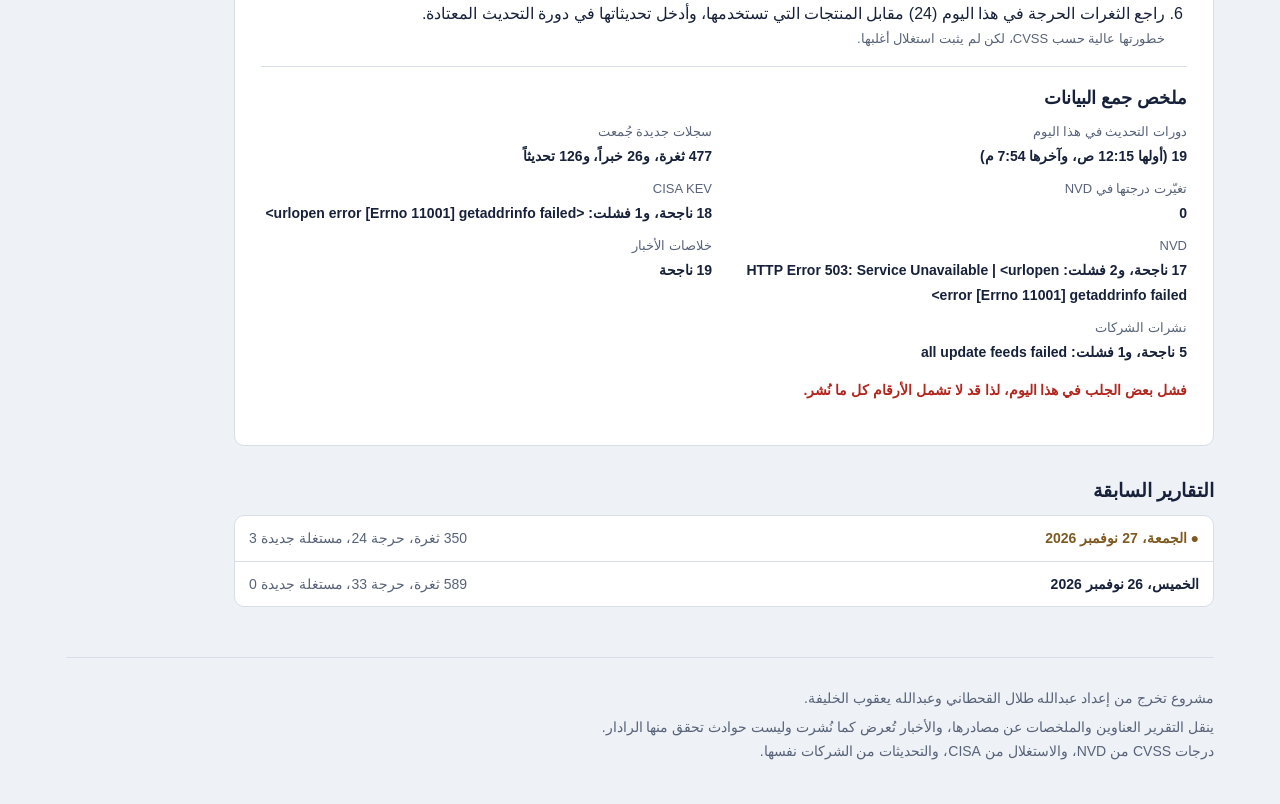
<file: site/report.html>
<!doctype html>
<html lang="ar" dir="rtl">
<head>
<meta charset="utf-8">
<meta name="viewport" content="width=device-width, initial-scale=1">
<title data-en="Daily report | Tech Radar">التقرير اليومي | رادار التقنية</title>
<meta name="description" content="التقرير الأمني اليومي من رادار التقنية: أخطر الثغرات، والمستغلة فعلياً، والتحديثات الأمنية، والأخبار، مع حالة جمع البيانات.">
<meta name="theme-color" content="#0A1428">
<meta name="referrer" content="strict-origin-when-cross-origin">
<meta http-equiv="Content-Security-Policy" content="default-src 'self'; script-src 'self' 'sha256-LLm5XCccwQJVd/6axRIc9eVFKHLYmMjx4m9vl7w5tl8='; style-src 'self' 'unsafe-inline' https://fonts.googleapis.com; font-src https://fonts.gstatic.com; img-src 'self' data: https://mr7con.goatcounter.com; connect-src 'self'; base-uri 'none'; form-action 'none'">
<link rel="icon" href="data:image/svg+xml,%3Csvg xmlns='http://www.w3.org/2000/svg' viewBox='0 0 32 32'%3E%3Ccircle cx='16' cy='16' r='15' fill='%230A1428'/%3E%3Ccircle cx='16' cy='16' r='10' fill='none' stroke='%23C9A063' stroke-width='1.5' opacity='.6'/%3E%3Cpath d='M16 16 L16 3 A13 13 0 0 1 27.3 9.5 Z' fill='%23C9A063' opacity='.55'/%3E%3Ccircle cx='22' cy='9' r='2.4' fill='%23FF6B66'/%3E%3C/svg%3E">
<script>try{var d=document.documentElement,t=localStorage.getItem("radar-theme");if(t==="dark"||t==="light")d.dataset.theme=t;var l=new URLSearchParams(location.search).get("lang")||localStorage.getItem("radar-lang");if(l==="en"){d.lang="en";d.dir="ltr"}}catch(e){}</script>
<link rel="preconnect" href="https://fonts.googleapis.com">
<link rel="preconnect" href="https://fonts.gstatic.com" crossorigin>
<link href="https://fonts.googleapis.com/css2?family=IBM+Plex+Sans+Arabic:wght@400;500;600;700&family=Noto+Kufi+Arabic:wght@500;700;800&display=swap" rel="stylesheet">
<link rel="stylesheet" href="assets/app.css?v=r6">
<link rel="stylesheet" href="assets/report.css?v=r6">
</head>
<body>
<a class="skip" href="#main" data-en="Skip to the report">انتقل إلى التقرير</a>
<header class="scope">
  <div class="wrap">
    <div class="topbar">
      <a class="brand" href="./" aria-label="رادار التقنية، الصفحة الرئيسية" data-en-aria-label="Tech Radar, home">
        <svg viewBox="0 0 32 32" aria-hidden="true"><circle cx="16" cy="16" r="15" fill="none" stroke="#2A4170"/><circle cx="16" cy="16" r="9" fill="none" stroke="#2A4170"/><path d="M16 16 L16 1 A15 15 0 0 1 29 8.5 Z" fill="#C9A063" opacity=".5"/><circle cx="22" cy="9" r="2.2" fill="#FF6B66"/></svg>
        <b data-en="Tech Radar">رادار التقنية</b>
      </a>
      <nav class="nav" aria-label="أقسام الموقع" data-en-aria-label="Site sections">
        <a href="./" data-en="Home">الرئيسية</a>
        <a href="alerts.html" data-en="Alerts">التنبيهات</a>
        <a href="updates.html" data-en="Updates">التحديثات</a>
        <a href="dashboard.html" data-en="Statistics">الإحصائيات</a>
        <a href="trends.html" data-en="Trends">الاتجاهات</a>
        <a href="report.html" aria-current="page" data-en="Daily report">التقرير اليومي</a>
        <a href="map.html" data-en="Threat map">الخريطة</a>
        <a href="about.html" data-en="About">عن المشروع</a>
      </nav>
      <div class="top-actions">
        <span class="status loading" id="status" role="status"><span class="status-dot" aria-hidden="true"></span><span class="status-text" id="status-text" data-en="Loading">جارٍ التحميل</span></span>
        <button class="icon-btn lang-btn" id="lang" type="button" lang="en" aria-label="Switch to English">EN</button>
        <button class="icon-btn" id="theme" type="button" aria-label="تبديل الوضع الليلي والفاتح" data-en-aria-label="Toggle dark and light mode">
          <svg width="18" height="18" viewBox="0 0 24 24" aria-hidden="true"><path d="M20 14.5A8 8 0 1 1 9.5 4a6.5 6.5 0 0 0 10.5 10.5Z" fill="none" stroke="currentColor" stroke-width="1.8" stroke-linejoin="round"/></svg>
        </button>
      </div>
    </div>
    <div class="page-head">
      <h1 data-en="Daily security report">التقرير الأمني اليومي</h1>
      <p data-en="One report per day, built automatically after midnight (Riyadh time) from what the radar collected that day. Every sentence comes from fixed rules applied to the numbers and records below.">تقرير لكل يوم، يُبنى تلقائياً بعد منتصف الليل (بتوقيت الرياض) مما جمعه الرادار في ذلك اليوم. كل جملة فيه ناتجة عن قواعد ثابتة تُطبَّق على الأرقام والسجلات أدناه.</p>
    </div>
  </div>
</header>

<main id="main" class="wrap r-page" tabindex="-1">
  <div class="r-bar">
    <label class="r-pick"><span data-en="Report for">تقرير يوم</span> <select id="day"></select></label>
    <button class="export-btn" id="export" type="button" title="يفتح نافذة الطباعة: اختر «حفظ كـ PDF»" data-en-title="Opens the print dialog: choose “Save as PDF”"><svg width="16" height="16" viewBox="0 0 24 24" aria-hidden="true"><path d="M12 3v12m0 0-4-4m4 4 4-4M5 21h14" fill="none" stroke="currentColor" stroke-width="2" stroke-linecap="round" stroke-linejoin="round"/></svg><span data-en="Export PDF">تصدير PDF</span></button>
  </div>
  <div id="state"></div>
  <article class="r-doc" id="doc" hidden aria-labelledby="r-title"></article>
  <section class="r-archive" aria-labelledby="h-arch">
    <h2 id="h-arch" data-en="Previous reports">التقارير السابقة</h2>
    <ol id="archive"></ol>
  </section>
</main>

<div class="wrap">
  <footer class="foot">
    <p data-en="A graduation project by Abdullah Talal Alqahtani and Abdullah Yaqoub Alkhalifa.">مشروع تخرج من إعداد عبدالله طلال القحطاني وعبدالله يعقوب الخليفة.</p>
    <p data-en="Reports quote titles and summaries from their sources; news items are reported as published, not as incidents the radar verified. CVSS from NVD, exploitation from CISA, updates from the vendors.">ينقل التقرير العناوين والملخصات عن مصادرها، والأخبار تُعرض كما نُشرت وليست حوادث تحقق منها الرادار. درجات CVSS من NVD، والاستغلال من CISA، والتحديثات من الشركات نفسها.</p>
  </footer>
</div>

<script src="assets/core.js?v=r7"></script>
<script src="assets/report.js?v=r6"></script>
</body>
</html>
</file>
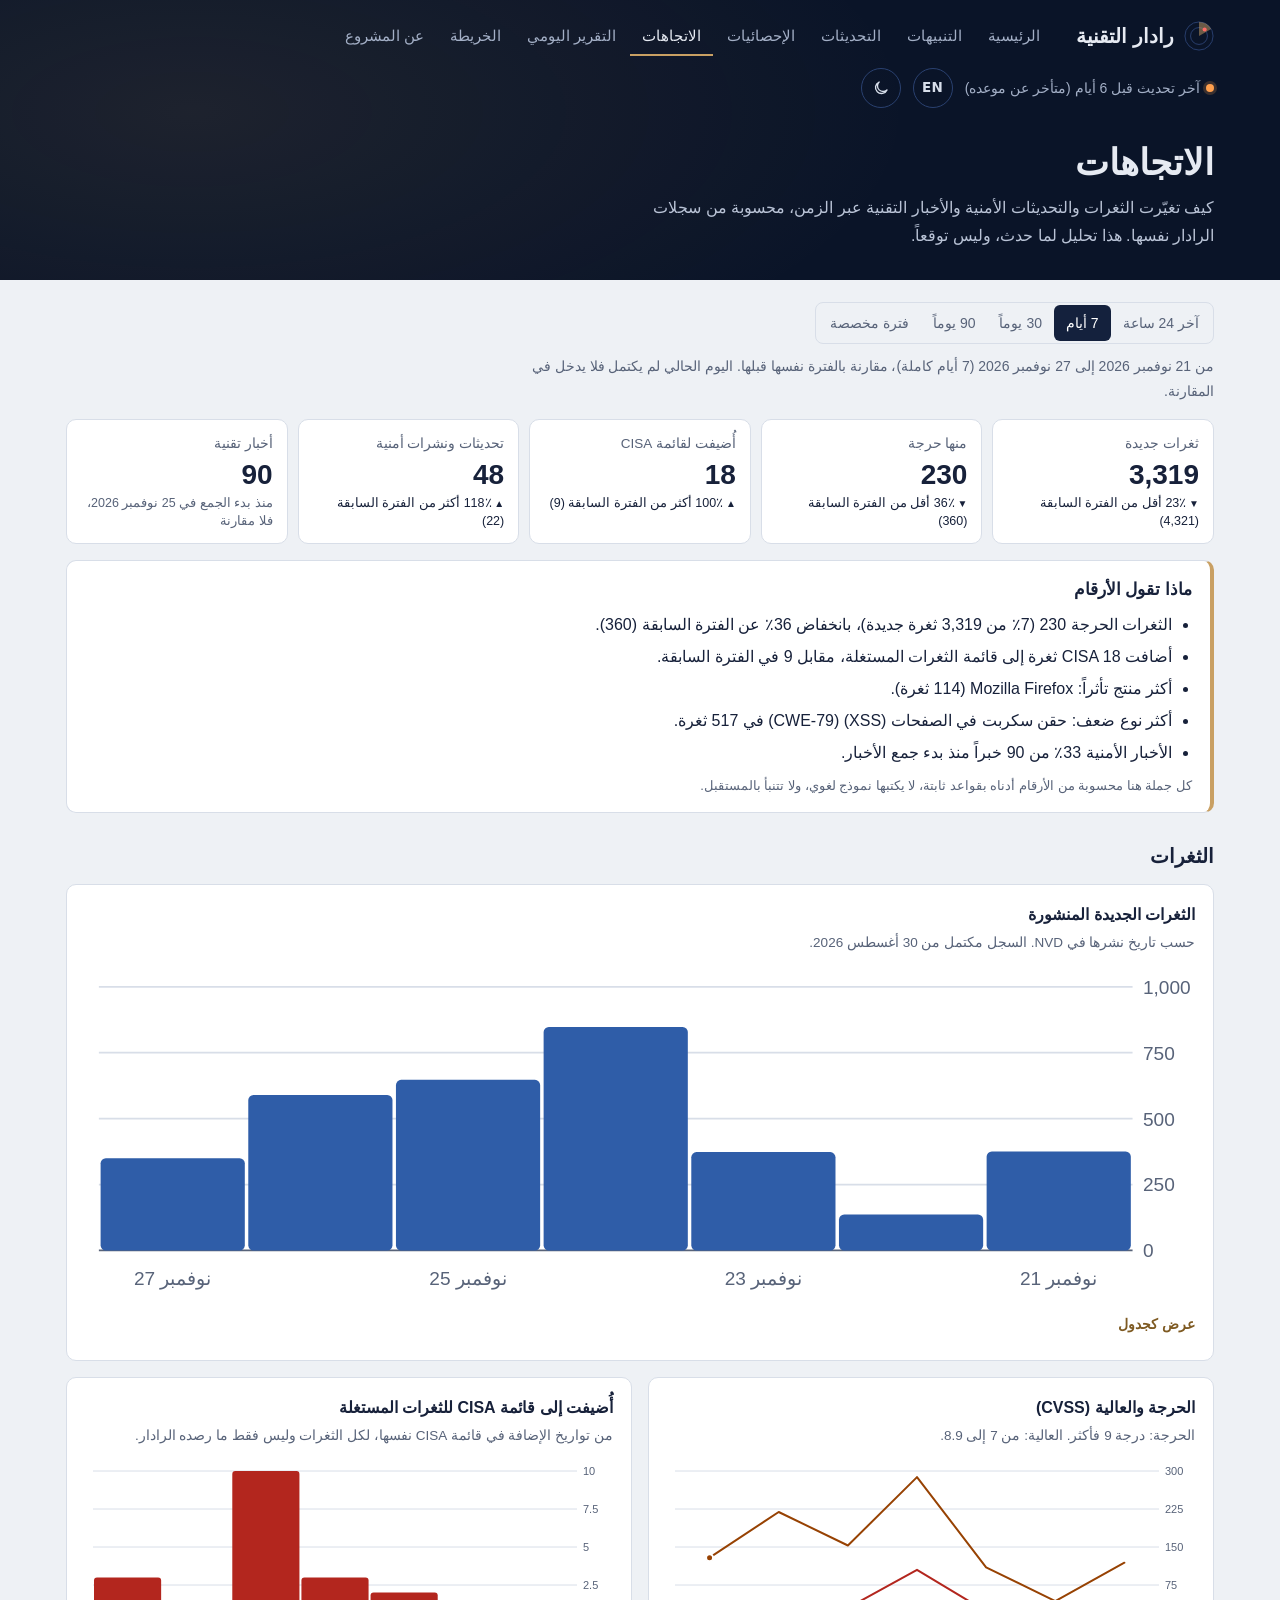
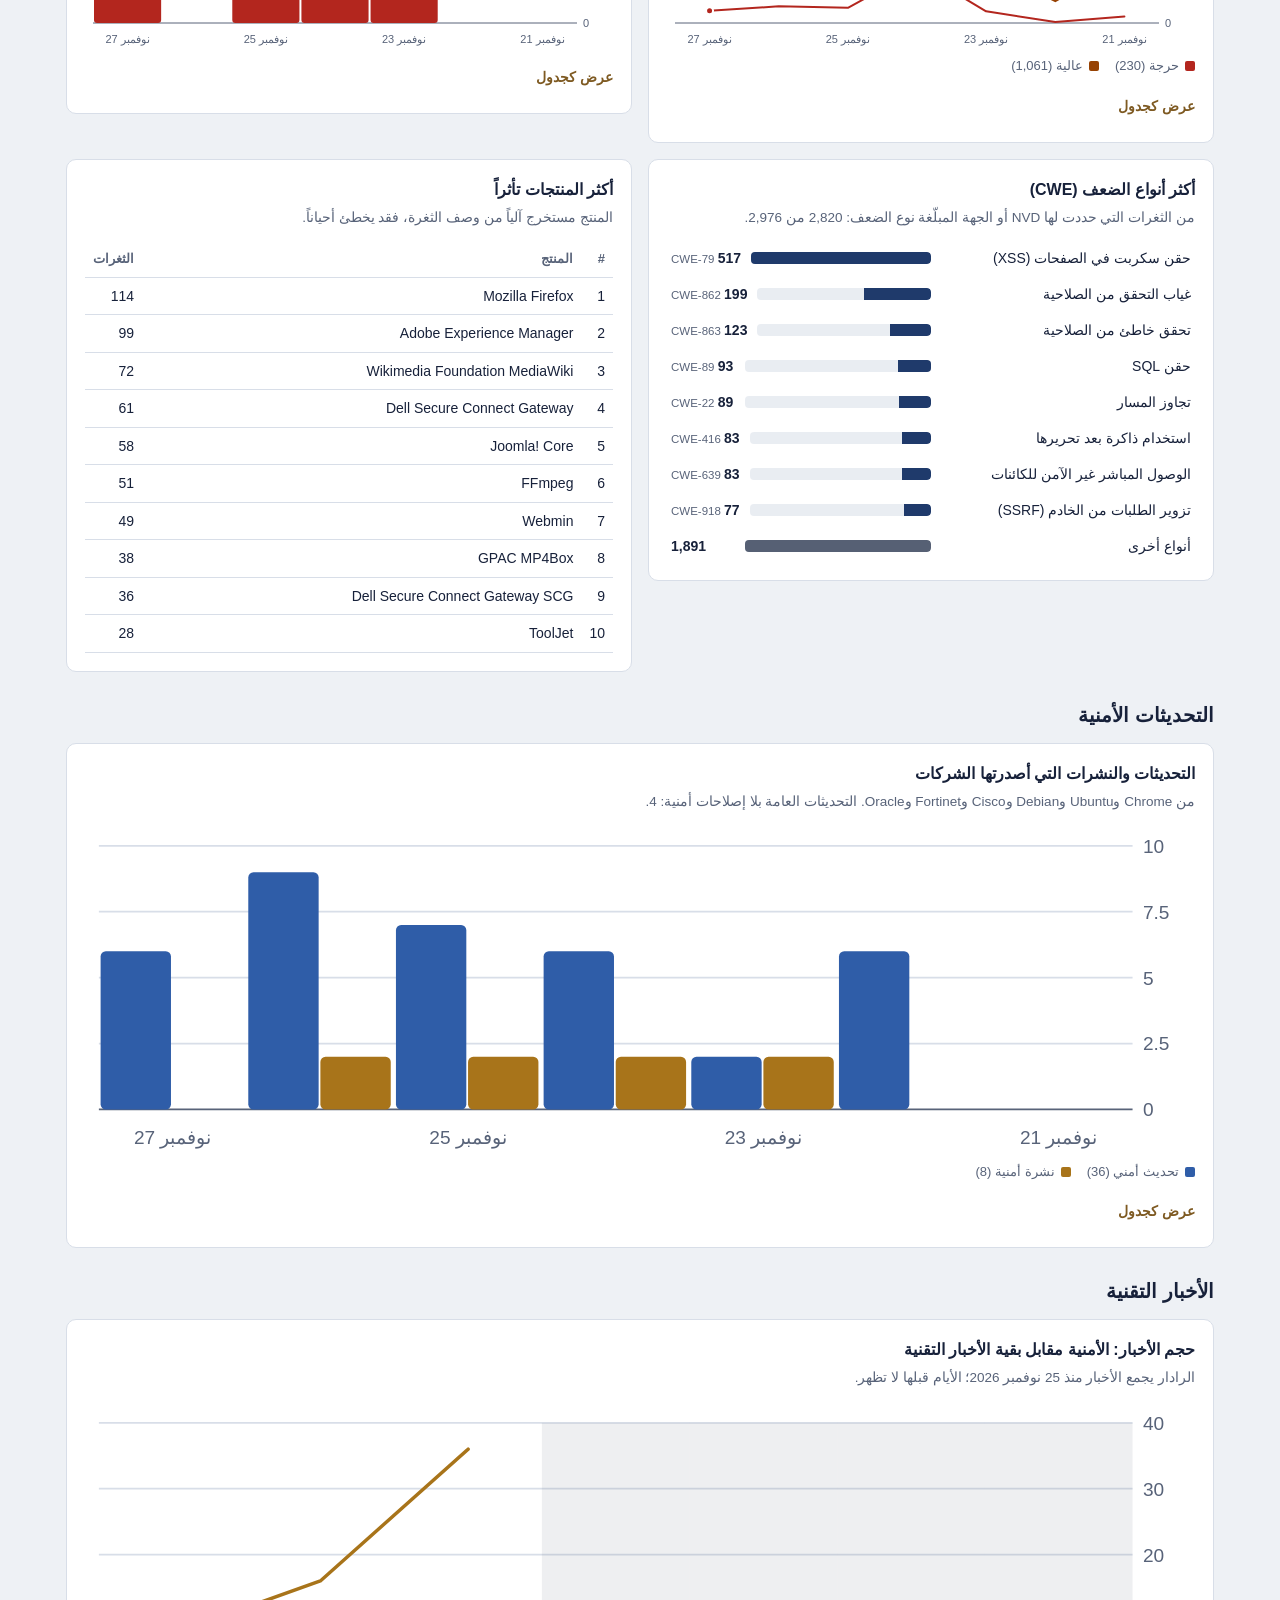
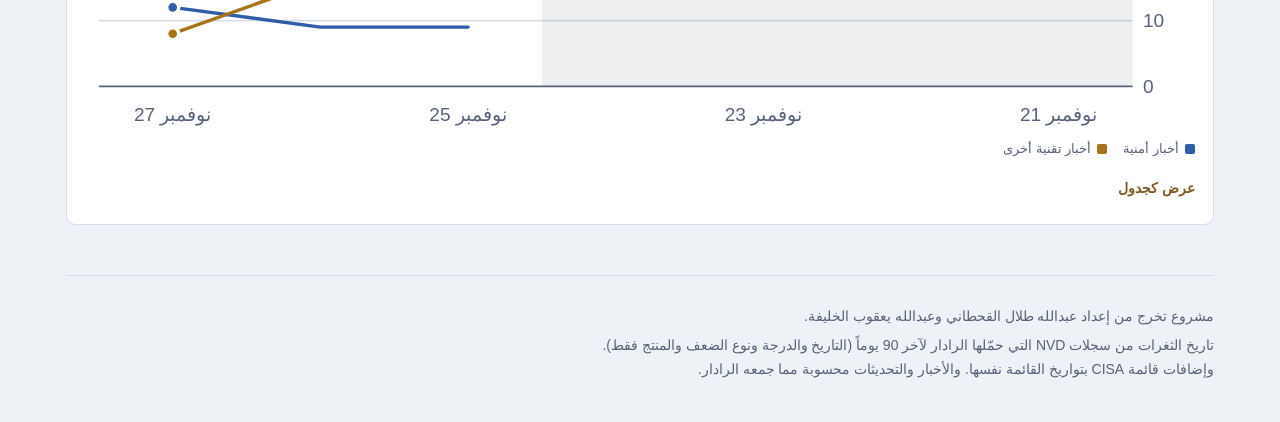
<file: site/trends.html>
<!doctype html>
<html lang="ar" dir="rtl">
<head>
<meta charset="utf-8">
<meta name="viewport" content="width=device-width, initial-scale=1">
<title data-en="Trends | Tech Radar">الاتجاهات | رادار التقنية</title>
<meta name="description" content="اتجاهات الثغرات والأخبار والتحديثات الأمنية عبر الزمن، من بيانات الرادار الفعلية: مقارنة الفترات، وأنواع الضعف، والمنتجات الأكثر تأثراً.">
<meta name="theme-color" content="#0A1428">
<meta name="referrer" content="strict-origin-when-cross-origin">
<meta http-equiv="Content-Security-Policy" content="default-src 'self'; script-src 'self' 'sha256-LLm5XCccwQJVd/6axRIc9eVFKHLYmMjx4m9vl7w5tl8='; style-src 'self' 'unsafe-inline' https://fonts.googleapis.com; font-src https://fonts.gstatic.com; img-src 'self' data: https://mr7con.goatcounter.com; connect-src 'self'; base-uri 'none'; form-action 'none'">
<link rel="icon" href="data:image/svg+xml,%3Csvg xmlns='http://www.w3.org/2000/svg' viewBox='0 0 32 32'%3E%3Ccircle cx='16' cy='16' r='15' fill='%230A1428'/%3E%3Ccircle cx='16' cy='16' r='10' fill='none' stroke='%23C9A063' stroke-width='1.5' opacity='.6'/%3E%3Cpath d='M16 16 L16 3 A13 13 0 0 1 27.3 9.5 Z' fill='%23C9A063' opacity='.55'/%3E%3Ccircle cx='22' cy='9' r='2.4' fill='%23FF6B66'/%3E%3C/svg%3E">
<script>try{var d=document.documentElement,t=localStorage.getItem("radar-theme");if(t==="dark"||t==="light")d.dataset.theme=t;var l=new URLSearchParams(location.search).get("lang")||localStorage.getItem("radar-lang");if(l==="en"){d.lang="en";d.dir="ltr"}}catch(e){}</script>
<link rel="preconnect" href="https://fonts.googleapis.com">
<link rel="preconnect" href="https://fonts.gstatic.com" crossorigin>
<link href="https://fonts.googleapis.com/css2?family=IBM+Plex+Sans+Arabic:wght@400;500;600;700&family=Noto+Kufi+Arabic:wght@500;700;800&display=swap" rel="stylesheet">
<link rel="stylesheet" href="assets/app.css?v=r6">
<link rel="stylesheet" href="assets/dashboard.css?v=r6">
<link rel="stylesheet" href="assets/trends.css?v=r6">
</head>
<body>
<a class="skip" href="#main" data-en="Skip to the trends">انتقل إلى الاتجاهات</a>
<header class="scope">
  <div class="wrap">
    <div class="topbar">
      <a class="brand" href="./" aria-label="رادار التقنية، الصفحة الرئيسية" data-en-aria-label="Tech Radar, home">
        <svg viewBox="0 0 32 32" aria-hidden="true"><circle cx="16" cy="16" r="15" fill="none" stroke="#2A4170"/><circle cx="16" cy="16" r="9" fill="none" stroke="#2A4170"/><path d="M16 16 L16 1 A15 15 0 0 1 29 8.5 Z" fill="#C9A063" opacity=".5"/><circle cx="22" cy="9" r="2.2" fill="#FF6B66"/></svg>
        <b data-en="Tech Radar">رادار التقنية</b>
      </a>
      <nav class="nav" aria-label="أقسام الموقع" data-en-aria-label="Site sections">
        <a href="./" data-en="Home">الرئيسية</a>
        <a href="alerts.html" data-en="Alerts">التنبيهات</a>
        <a href="updates.html" data-en="Updates">التحديثات</a>
        <a href="dashboard.html" data-en="Statistics">الإحصائيات</a>
        <a href="trends.html" aria-current="page" data-en="Trends">الاتجاهات</a>
        <a href="report.html" data-en="Daily report">التقرير اليومي</a>
        <a href="map.html" data-en="Threat map">الخريطة</a>
        <a href="about.html" data-en="About">عن المشروع</a>
      </nav>
      <div class="top-actions">
        <span class="status loading" id="status" role="status"><span class="status-dot" aria-hidden="true"></span><span class="status-text" id="status-text" data-en="Loading">جارٍ التحميل</span></span>
        <button class="icon-btn lang-btn" id="lang" type="button" lang="en" aria-label="Switch to English">EN</button>
        <button class="icon-btn" id="theme" type="button" aria-label="تبديل الوضع الليلي والفاتح" data-en-aria-label="Toggle dark and light mode">
          <svg width="18" height="18" viewBox="0 0 24 24" aria-hidden="true"><path d="M20 14.5A8 8 0 1 1 9.5 4a6.5 6.5 0 0 0 10.5 10.5Z" fill="none" stroke="currentColor" stroke-width="1.8" stroke-linejoin="round"/></svg>
        </button>
      </div>
    </div>
    <div class="page-head">
      <h1 data-en="Trends">الاتجاهات</h1>
      <p id="intro" data-en="How vulnerabilities, security updates and tech news changed over time, counted from the radar's own records. This is history, not a forecast.">كيف تغيّرت الثغرات والتحديثات الأمنية والأخبار التقنية عبر الزمن، محسوبة من سجلات الرادار نفسها. هذا تحليل لما حدث، وليس توقعاً.</p>
    </div>
  </div>
</header>

<main id="main" class="wrap t-page" tabindex="-1">
  <div class="t-bar">
    <div class="seg t-range" id="range" role="group" aria-label="الفترة" data-en-aria-label="Period">
      <button type="button" data-r="1" data-en="Last 24 hours">آخر 24 ساعة</button>
      <button type="button" data-r="7" data-en="7 days">7 أيام</button>
      <button type="button" data-r="30" data-en="30 days">30 يوماً</button>
      <button type="button" data-r="90" data-en="90 days">90 يوماً</button>
      <button type="button" data-r="custom" data-en="Custom">فترة مخصصة</button>
    </div>
    <div class="t-custom" id="custom" hidden>
      <label><span data-en="From">من</span> <input type="date" id="from"></label>
      <label><span data-en="To">إلى</span> <input type="date" id="to"></label>
    </div>
  </div>
  <p class="t-scope" id="scope" aria-live="polite"></p>
  <div id="state"></div>
  <div id="trends" hidden>
    <section class="t-kpis" id="kpis" aria-label="مقارنة بالفترة السابقة" data-en-aria-label="Compared with the previous period"></section>
    <section class="t-findings" aria-labelledby="h-find">
      <h2 id="h-find" data-en="What the numbers say">ماذا تقول الأرقام</h2>
      <ul id="findings"></ul>
      <p class="t-note" data-en="Every sentence is computed from the counts below by fixed rules; none is written by a language model, and none predicts the future.">كل جملة هنا محسوبة من الأرقام أدناه بقواعد ثابتة، لا يكتبها نموذج لغوي، ولا تتنبأ بالمستقبل.</p>
    </section>

    <h2 class="t-pillar" data-en="Vulnerabilities">الثغرات</h2>
    <div class="t-grid">
      <section class="card wide" aria-labelledby="h-v">
        <h3 id="h-v" data-en="New vulnerabilities published">الثغرات الجديدة المنشورة</h3>
        <p class="s-note" id="n-v"></p>
        <div class="chart" id="c-v"></div>
      </section>
      <section class="card" aria-labelledby="h-ch">
        <h3 id="h-ch" data-en="Critical and high (CVSS)">الحرجة والعالية (CVSS)</h3>
        <p class="s-note" data-en="Critical: CVSS 9 or more. High: 7 to 8.9.">الحرجة: درجة 9 فأكثر. العالية: من 7 إلى 8.9.</p>
        <div class="chart" id="c-ch"></div>
      </section>
      <section class="card" aria-labelledby="h-k">
        <h3 id="h-k" data-en="Added to CISA's exploited list">أُضيفت إلى قائمة CISA للثغرات المستغلة</h3>
        <p class="s-note" id="n-k"></p>
        <div class="chart" id="c-k"></div>
      </section>
      <section class="card" aria-labelledby="h-cwe">
        <h3 id="h-cwe" data-en="Most common weakness types (CWE)">أكثر أنواع الضعف (CWE)</h3>
        <p class="s-note" id="n-cwe"></p>
        <ul class="hbars plain" id="cwe"></ul>
      </section>
      <section class="card" aria-labelledby="h-prod">
        <h3 id="h-prod" data-en="Most affected products">أكثر المنتجات تأثراً</h3>
        <p class="s-note" id="n-prod"></p>
        <div class="t-rank-wrap"><table class="t-rank"><thead><tr><th scope="col">#</th><th scope="col" data-en="Product">المنتج</th><th scope="col" data-en="Vulnerabilities">الثغرات</th></tr></thead><tbody id="prod"></tbody></table></div>
      </section>
    </div>

    <h2 class="t-pillar" data-en="Security updates">التحديثات الأمنية</h2>
    <div class="t-grid">
      <section class="card wide" aria-labelledby="h-u">
        <h3 id="h-u" data-en="Updates and advisories published by vendors">التحديثات والنشرات التي أصدرتها الشركات</h3>
        <p class="s-note" id="n-u"></p>
        <div class="chart" id="c-u"></div>
      </section>
    </div>

    <h2 class="t-pillar" data-en="Tech news">الأخبار التقنية</h2>
    <div class="t-grid">
      <section class="card wide" aria-labelledby="h-n">
        <h3 id="h-n" data-en="News volume: security vs. other tech news">حجم الأخبار: الأمنية مقابل بقية الأخبار التقنية</h3>
        <p class="s-note" id="n-n"></p>
        <div class="chart" id="c-n"></div>
      </section>
    </div>
  </div>
</main>

<div class="wrap">
  <footer class="foot">
    <p data-en="A graduation project by Abdullah Talal Alqahtani and Abdullah Yaqoub Alkhalifa.">مشروع تخرج من إعداد عبدالله طلال القحطاني وعبدالله يعقوب الخليفة.</p>
    <p data-en="Vulnerability history comes from NVD records the radar loaded for the last 90 days (date, score, weakness type and product only). KEV additions use the dates in CISA's catalog. News and updates are counted from what the radar collected.">تاريخ الثغرات من سجلات NVD التي حمّلها الرادار لآخر 90 يوماً (التاريخ والدرجة ونوع الضعف والمنتج فقط). وإضافات قائمة CISA بتواريخ القائمة نفسها. والأخبار والتحديثات محسوبة مما جمعه الرادار.</p>
  </footer>
</div>

<script src="assets/core.js?v=r7"></script>
<script src="assets/trends.js?v=r6"></script>
</body>
</html>
</file>
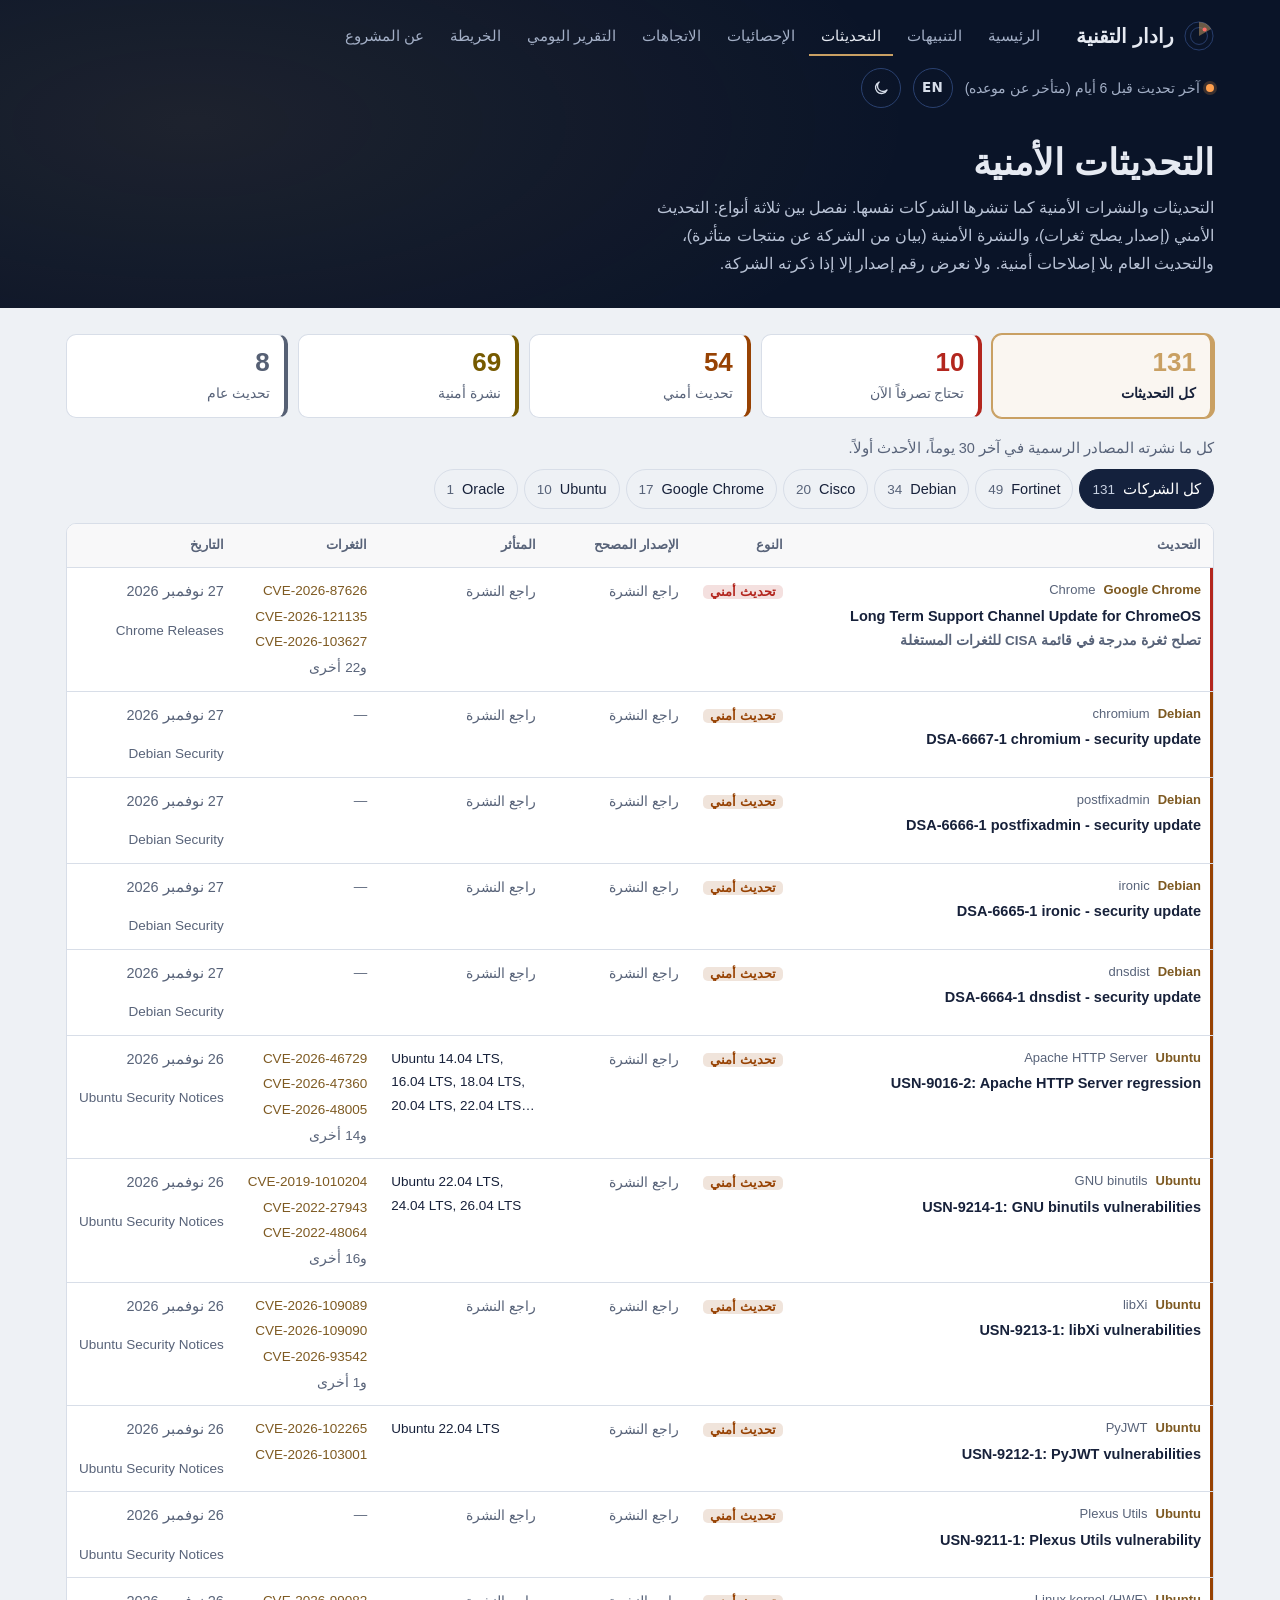
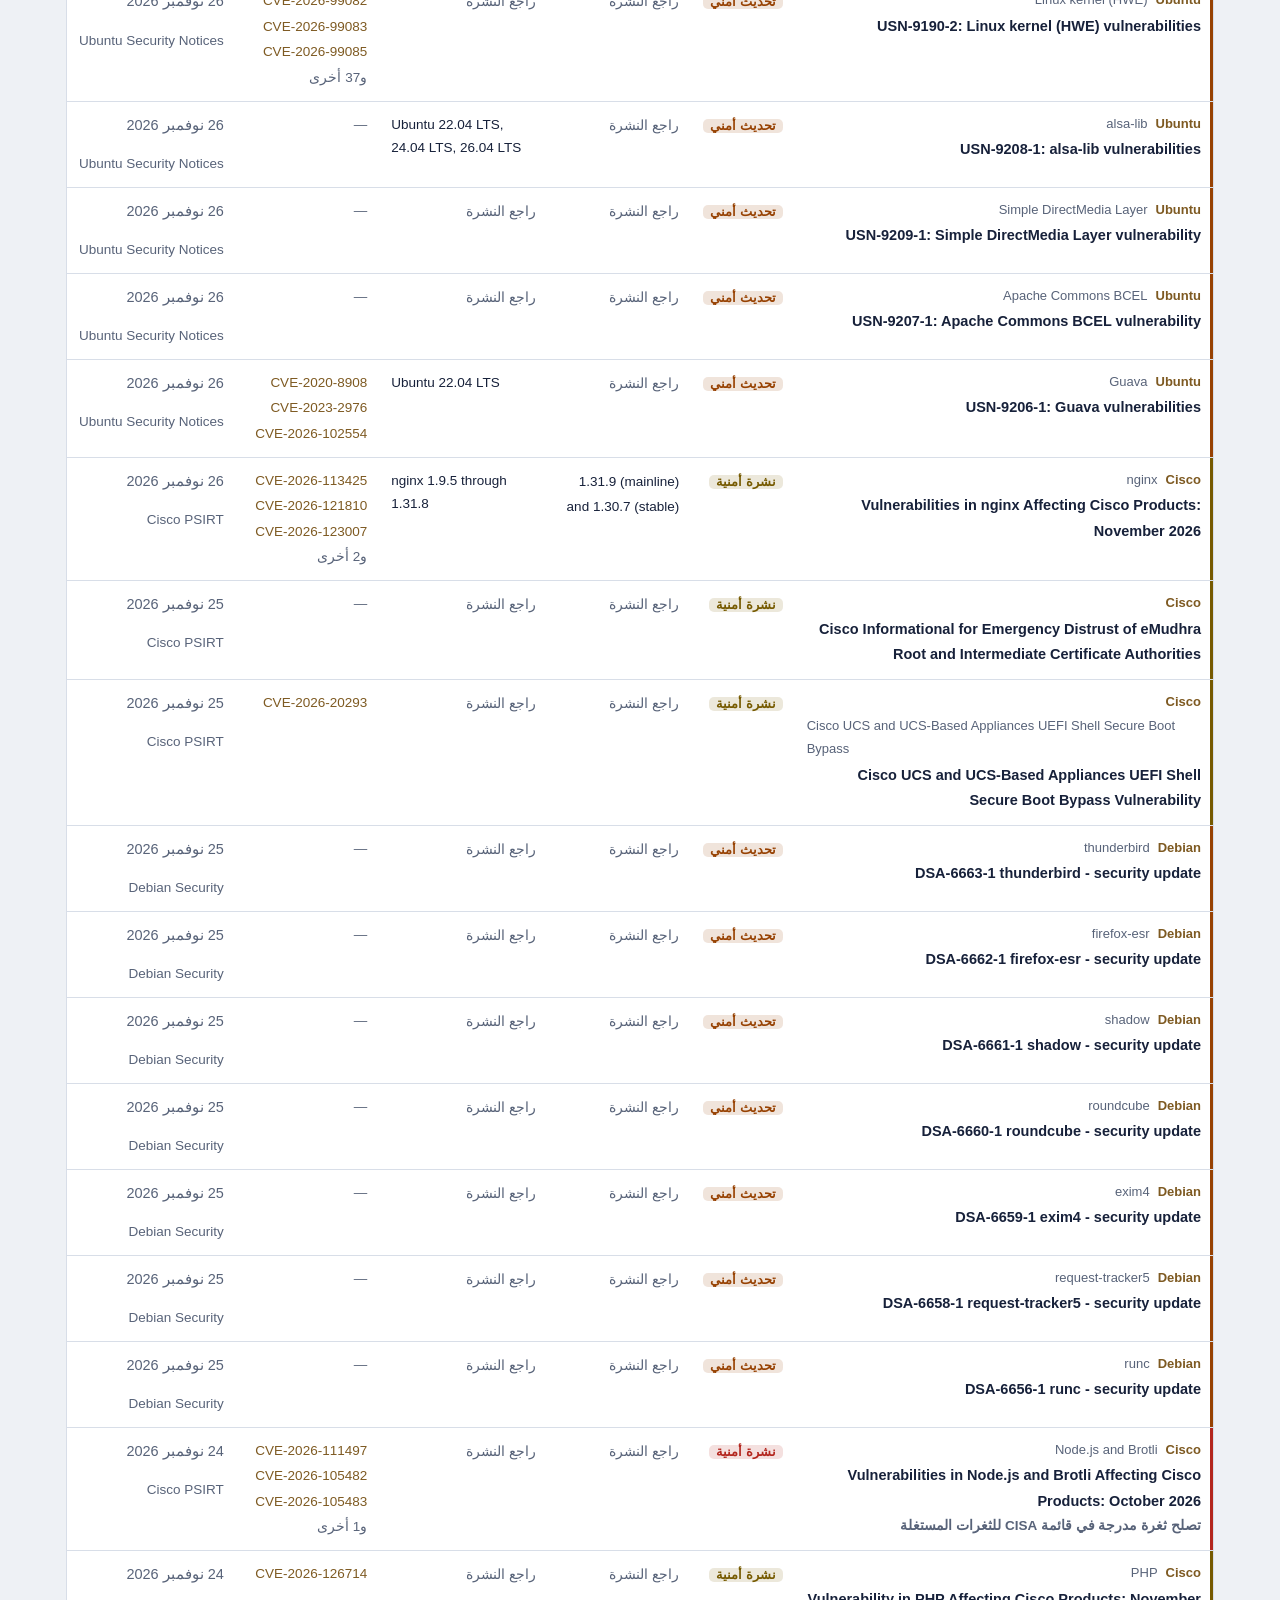
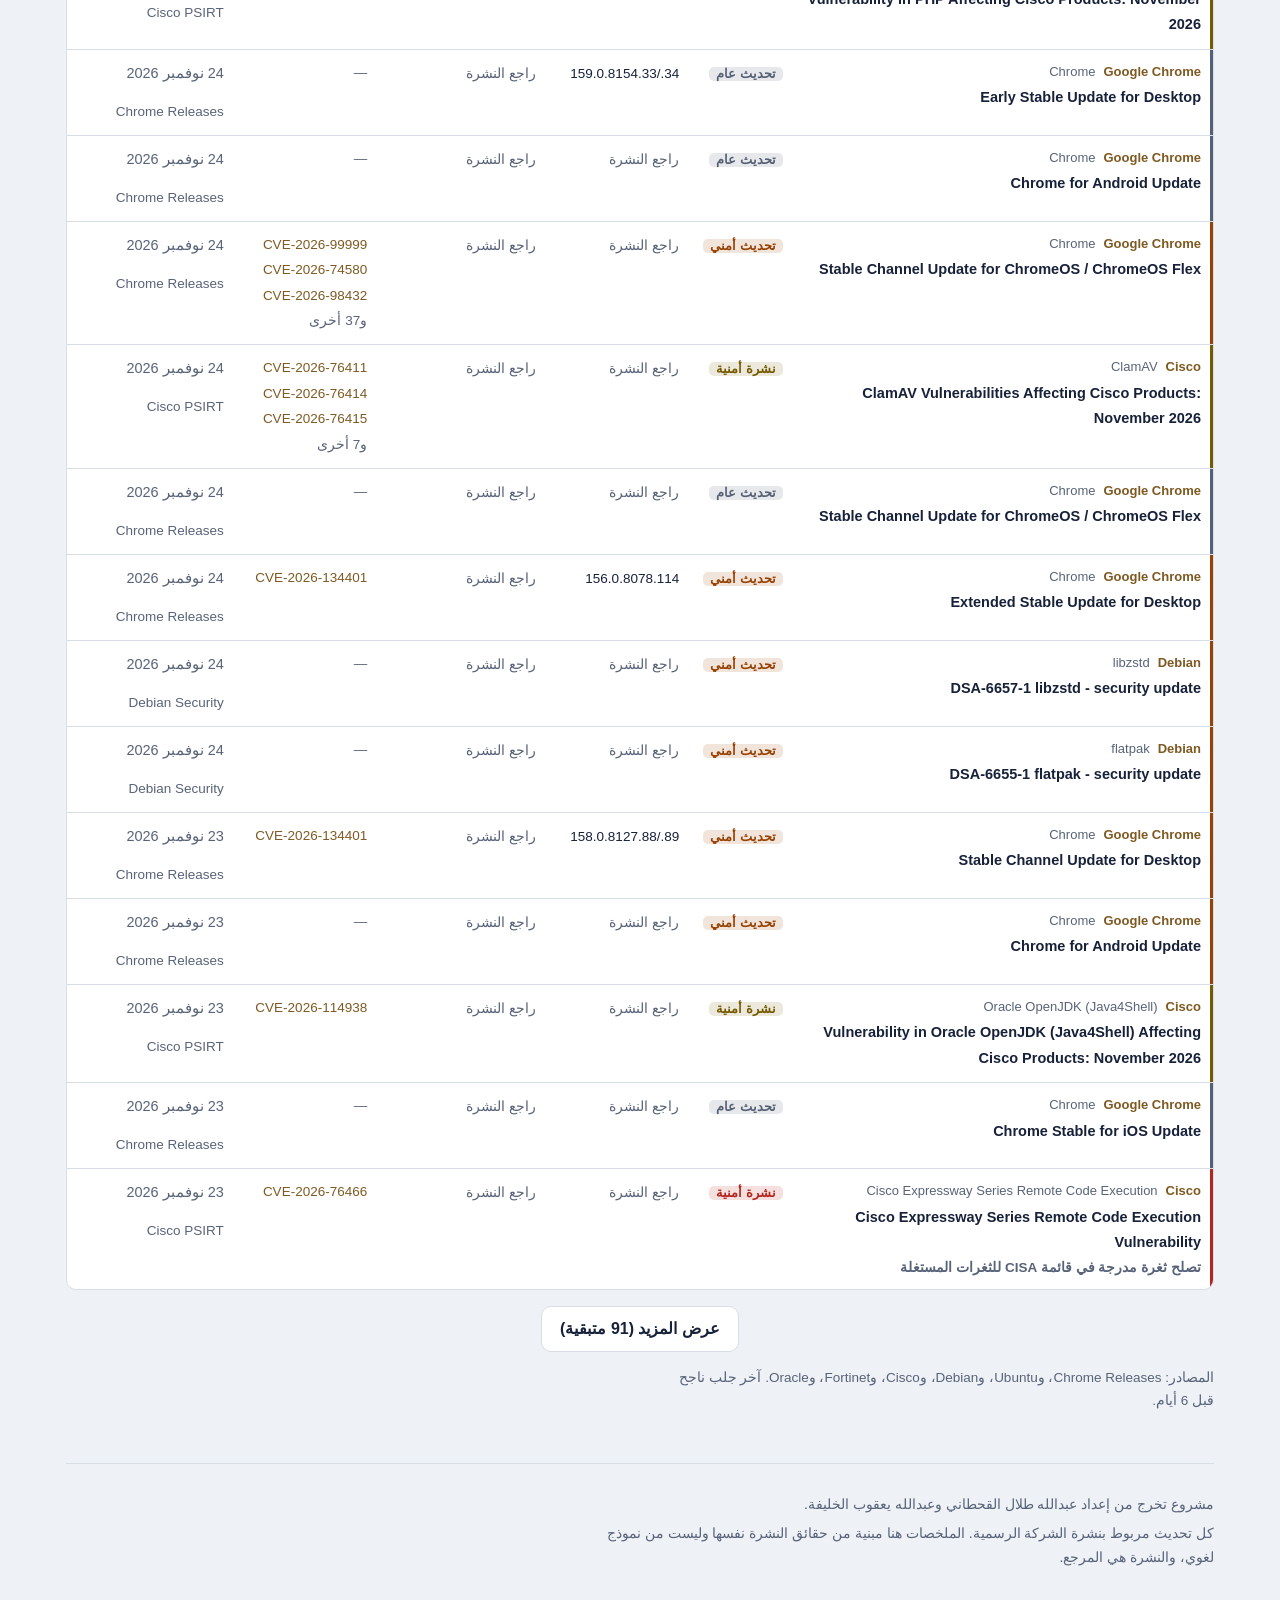
<file: site/updates.html>
<!doctype html>
<html lang="ar" dir="rtl">
<head>
<meta charset="utf-8">
<meta name="viewport" content="width=device-width, initial-scale=1">
<title data-en="Security updates | Tech Radar">التحديثات الأمنية | رادار التقنية</title>
<meta name="description" content="آخر التحديثات والنشرات الأمنية من مصادرها الرسمية: Chrome وUbuntu وDebian وCisco وFortinet وOracle، مع الإصدارات المصححة والمتأثرة.">
<meta name="theme-color" content="#0A1428">
<meta name="referrer" content="strict-origin-when-cross-origin">
<meta http-equiv="Content-Security-Policy" content="default-src 'self'; script-src 'self' 'sha256-LLm5XCccwQJVd/6axRIc9eVFKHLYmMjx4m9vl7w5tl8='; style-src 'self' 'unsafe-inline' https://fonts.googleapis.com; font-src https://fonts.gstatic.com; img-src 'self' data: https://mr7con.goatcounter.com; connect-src 'self'; base-uri 'none'; form-action 'none'">
<link rel="icon" href="data:image/svg+xml,%3Csvg xmlns='http://www.w3.org/2000/svg' viewBox='0 0 32 32'%3E%3Ccircle cx='16' cy='16' r='15' fill='%230A1428'/%3E%3Ccircle cx='16' cy='16' r='10' fill='none' stroke='%23C9A063' stroke-width='1.5' opacity='.6'/%3E%3Cpath d='M16 16 L16 3 A13 13 0 0 1 27.3 9.5 Z' fill='%23C9A063' opacity='.55'/%3E%3Ccircle cx='22' cy='9' r='2.4' fill='%23FF6B66'/%3E%3C/svg%3E">
<script>try{var d=document.documentElement,t=localStorage.getItem("radar-theme");if(t==="dark"||t==="light")d.dataset.theme=t;var l=new URLSearchParams(location.search).get("lang")||localStorage.getItem("radar-lang");if(l==="en"){d.lang="en";d.dir="ltr"}}catch(e){}</script>
<link rel="preconnect" href="https://fonts.googleapis.com">
<link rel="preconnect" href="https://fonts.gstatic.com" crossorigin>
<link href="https://fonts.googleapis.com/css2?family=IBM+Plex+Sans+Arabic:wght@400;500;600;700&family=Noto+Kufi+Arabic:wght@500;700;800&display=swap" rel="stylesheet">
<link rel="stylesheet" href="assets/app.css?v=r6">
<link rel="stylesheet" href="assets/alerts.css?v=r6">
<link rel="stylesheet" href="assets/updates.css?v=r6">
</head>
<body>
<a class="skip" href="#main" data-en="Skip to the updates">انتقل إلى التحديثات</a>
<header class="scope">
  <div class="wrap">
    <div class="topbar">
      <a class="brand" href="./" aria-label="رادار التقنية، الصفحة الرئيسية" data-en-aria-label="Tech Radar, home">
        <svg viewBox="0 0 32 32" aria-hidden="true"><circle cx="16" cy="16" r="15" fill="none" stroke="#2A4170"/><circle cx="16" cy="16" r="9" fill="none" stroke="#2A4170"/><path d="M16 16 L16 1 A15 15 0 0 1 29 8.5 Z" fill="#C9A063" opacity=".5"/><circle cx="22" cy="9" r="2.2" fill="#FF6B66"/></svg>
        <b data-en="Tech Radar">رادار التقنية</b>
      </a>
      <nav class="nav" aria-label="أقسام الموقع" data-en-aria-label="Site sections">
        <a href="./" data-en="Home">الرئيسية</a>
        <a href="alerts.html" data-en="Alerts">التنبيهات</a>
        <a href="updates.html" aria-current="page" data-en="Updates">التحديثات</a>
        <a href="dashboard.html" data-en="Statistics">الإحصائيات</a>
        <a href="trends.html" data-en="Trends">الاتجاهات</a>
        <a href="report.html" data-en="Daily report">التقرير اليومي</a>
        <a href="map.html" data-en="Threat map">الخريطة</a>
        <a href="about.html" data-en="About">عن المشروع</a>
      </nav>
      <div class="top-actions">
        <span class="status loading" id="status" role="status"><span class="status-dot" aria-hidden="true"></span><span class="status-text" id="status-text" data-en="Loading">جارٍ التحميل</span></span>
        <button class="icon-btn lang-btn" id="lang" type="button" lang="en" aria-label="Switch to English">EN</button>
        <button class="icon-btn" id="theme" type="button" aria-label="تبديل الوضع الليلي والفاتح" data-en-aria-label="Toggle dark and light mode">
          <svg width="18" height="18" viewBox="0 0 24 24" aria-hidden="true"><path d="M20 14.5A8 8 0 1 1 9.5 4a6.5 6.5 0 0 0 10.5 10.5Z" fill="none" stroke="currentColor" stroke-width="1.8" stroke-linejoin="round"/></svg>
        </button>
      </div>
    </div>
    <div class="page-head">
      <h1 data-en="Security updates">التحديثات الأمنية</h1>
      <p data-en="Patches and security advisories as the vendors publish them. We keep three kinds apart: security patches (a release that fixes vulnerabilities), security advisories (a vendor bulletin about affected products), and general updates with no security fixes. Versions are shown only when the vendor states them.">التحديثات والنشرات الأمنية كما تنشرها الشركات نفسها. نفصل بين ثلاثة أنواع: التحديث الأمني (إصدار يصلح ثغرات)، والنشرة الأمنية (بيان من الشركة عن منتجات متأثرة)، والتحديث العام بلا إصلاحات أمنية. ولا نعرض رقم إصدار إلا إذا ذكرته الشركة.</p>
    </div>
  </div>
</header>

<main id="main" class="wrap a-page u-page" tabindex="-1">
  <div class="a-tabs" id="tabs" role="group" aria-label="نوع التحديث" data-en-aria-label="Update type"></div>
  <div class="a-bar">
    <p class="a-explain" id="explain"></p>
  </div>
  <div class="u-vendors filters" id="vendors" role="group" aria-label="الشركة" data-en-aria-label="Vendor"></div>
  <div class="a-table-wrap">
    <table class="a-table u-table">
      <caption class="sr" id="cap">التحديثات</caption>
      <thead>
        <tr><th scope="col" data-en="Update">التحديث</th><th scope="col" data-en="Type">النوع</th><th scope="col" data-en="Fixed version">الإصدار المصحح</th><th scope="col" data-en="Affected">المتأثر</th><th scope="col" data-en="Vulnerabilities">الثغرات</th><th scope="col" data-en="Date">التاريخ</th></tr>
      </thead>
      <tbody id="rows">
        <tr class="skel-tr" aria-hidden="true"><td colspan="6"><span class="skel"></span></td></tr>
        <tr class="skel-tr" aria-hidden="true"><td colspan="6"><span class="skel"></span></td></tr>
      </tbody>
    </table>
  </div>
  <div id="state"></div>
  <p class="a-explain u-src" id="src-note"></p>
</main>

<div class="wrap">
  <footer class="foot">
    <p data-en="A graduation project by Abdullah Talal Alqahtani and Abdullah Yaqoub Alkhalifa.">مشروع تخرج من إعداد عبدالله طلال القحطاني وعبدالله يعقوب الخليفة.</p>
    <p data-en="Each update links to the vendor's own bulletin. Summaries here are built from the bulletin's facts, not written by a language model; the bulletin is the reference.">كل تحديث مربوط بنشرة الشركة الرسمية. الملخصات هنا مبنية من حقائق النشرة نفسها وليست من نموذج لغوي، والنشرة هي المرجع.</p>
  </footer>
</div>

<script src="assets/core.js?v=r7"></script>
<script src="assets/updates.js?v=r6"></script>
</body>
</html>
</file>
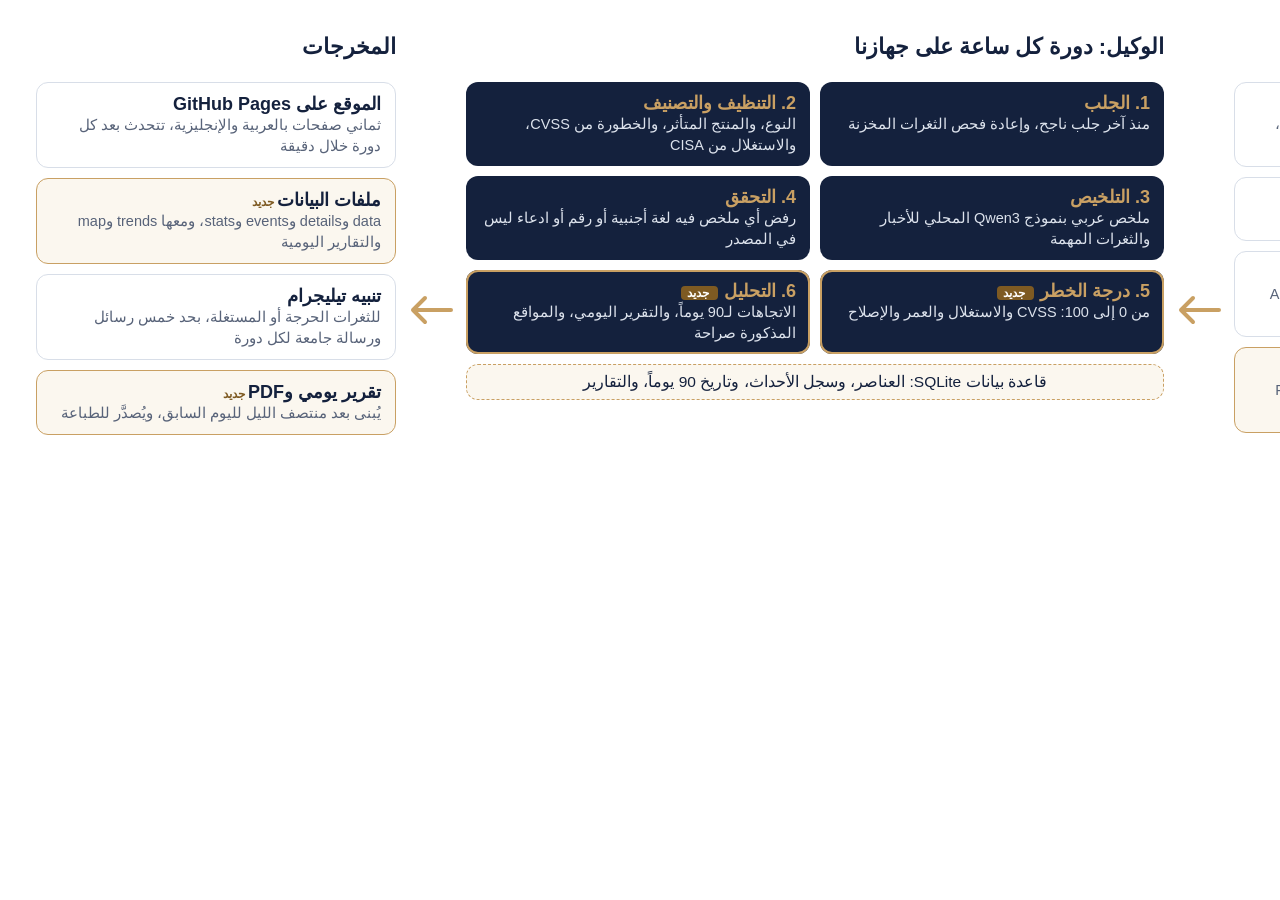
<file: report_assets/v2/flow_v2.html>
<!doctype html>
<html lang="ar" dir="rtl">
<head>
<meta charset="utf-8">
<title>مخطط سير العمل</title>
<style>
  :root { --navy: #14213D; --brass: #C9A063; --ink: #1B2233; --muted: #586379; --line: #D8DEE8; --paper: #F3F5F9; --red: #B3261E; --blue: #2F5DA8; }
  * { box-sizing: border-box; }
  body { margin: 0; width: 1600px; height: 620px; background: #fff; font-family: Dubai, "Segoe UI", sans-serif; color: var(--ink); }
  .wrap { display: grid; grid-template-columns: 330px 70px 1fr 70px 360px; align-items: stretch; height: 100%; padding: 34px 36px; }
  h2 { font-size: 22px; margin: 0 0 12px; color: var(--navy); }
  .col { display: flex; flex-direction: column; gap: 10px; }
  .card { border: 1.5px solid var(--line); border-radius: 12px; padding: 10px 14px; background: #fff; }
  .card b { display: block; font-size: 18px; color: var(--navy); }
  .card span { font-size: 14.5px; color: var(--muted); line-height: 1.45; display: block; }
  .card.new { border-color: var(--brass); background: #FBF7EF; }
  .card.new b::after { content: "  جديد"; font-size: 12px; color: #7E5A22; font-weight: 700; }
  .arrow { display: flex; align-items: center; justify-content: center; }
  .arrow svg { width: 60px; height: 60px; }
  .steps { display: grid; grid-template-columns: repeat(2, 1fr); gap: 10px; align-content: start; }
  .step { border-radius: 12px; padding: 10px 14px; background: var(--navy); color: #fff; }
  .step b { display: block; font-size: 18px; color: var(--brass); }
  .step span { font-size: 14.5px; color: #DCE2EC; line-height: 1.45; display: block; }
  .step.new { outline: 2.5px solid var(--brass); outline-offset: -2.5px; }
  .step.new b::after { content: "  جديد"; font-size: 12px; color: #fff; background: #7E5A22; padding: 0 6px; border-radius: 4px; margin-inline-start: 6px; }
  .note { grid-column: 1 / -1; margin-top: 6px; font-size: 15px; color: var(--muted); text-align: center; }
  .hub { grid-column: 1 / -1; border: 1.5px dashed var(--brass); border-radius: 12px; padding: 8px 14px; text-align: center; font-size: 15.5px; color: var(--navy); background: #FBF7EF; }
</style>
</head>
<body>
<div class="wrap">
  <div class="col">
    <h2>المصادر</h2>
    <div class="card"><b>NVD</b><span>كل ثغرة CVE جديدة: الوصف، ودرجة CVSS، ونوع الضعف، وروابط Exploit وPatch</span></div>
    <div class="card"><b>CISA KEV</b><span>الثغرات المستغلة فعلياً وتواريخ إدراجها</span></div>
    <div class="card"><b>خمس خلاصات أخبار</b><span>The Hacker News وBleepingComputer وArs Technica وThe Verge وTechCrunch</span></div>
    <div class="card new"><b>ست نشرات رسمية</b><span>Chrome وUbuntu وDebian وCisco وFortinet وOracle</span></div>
  </div>
  <div class="arrow"><svg viewBox="0 0 60 60"><path d="M50 30H12m12-12L12 30l12 12" fill="none" stroke="#C9A063" stroke-width="4" stroke-linecap="round" stroke-linejoin="round"/></svg></div>
  <div class="col">
    <h2>الوكيل: دورة كل ساعة على جهازنا</h2>
    <div class="steps">
      <div class="step"><b>1. الجلب</b><span>منذ آخر جلب ناجح، وإعادة فحص الثغرات المخزنة</span></div>
      <div class="step"><b>2. التنظيف والتصنيف</b><span>النوع، والمنتج المتأثر، والخطورة من CVSS، والاستغلال من CISA</span></div>
      <div class="step"><b>3. التلخيص</b><span>ملخص عربي بنموذج Qwen3 المحلي للأخبار والثغرات المهمة</span></div>
      <div class="step"><b>4. التحقق</b><span>رفض أي ملخص فيه لغة أجنبية أو رقم أو ادعاء ليس في المصدر</span></div>
      <div class="step new"><b>5. درجة الخطر</b><span>من 0 إلى 100: CVSS والاستغلال والعمر والإصلاح</span></div>
      <div class="step new"><b>6. التحليل</b><span>الاتجاهات لـ90 يوماً، والتقرير اليومي، والمواقع المذكورة صراحة</span></div>
      <div class="hub">قاعدة بيانات SQLite: العناصر، وسجل الأحداث، وتاريخ 90 يوماً، والتقارير</div>
    </div>
  </div>
  <div class="arrow"><svg viewBox="0 0 60 60"><path d="M50 30H12m12-12L12 30l12 12" fill="none" stroke="#C9A063" stroke-width="4" stroke-linecap="round" stroke-linejoin="round"/></svg></div>
  <div class="col">
    <h2>المخرجات</h2>
    <div class="card"><b>الموقع على GitHub Pages</b><span>ثماني صفحات بالعربية والإنجليزية، تتحدث بعد كل دورة خلال دقيقة</span></div>
    <div class="card new"><b>ملفات البيانات</b><span>data وdetails وevents وstats، ومعها trends وmap والتقارير اليومية</span></div>
    <div class="card"><b>تنبيه تيليجرام</b><span>للثغرات الحرجة أو المستغلة، بحد خمس رسائل ورسالة جامعة لكل دورة</span></div>
    <div class="card new"><b>تقرير يومي وPDF</b><span>يُبنى بعد منتصف الليل لليوم السابق، ويُصدَّر للطباعة</span></div>
  </div>
</div>
</body>
</html>
</file>
<file: site/assets/app.css>
/* رادار التقنية: التصميم المشترك لكل الصفحات */

/* ===== الرموز ===== */
:root {
  --ink: #0A1428;          /* خلفية شاشة الرادار والرأس (ثابتة في الوضعين) */
  --ink-2: #0F1D38;
  --ink-line: #1F3358;
  --ink-text: #E6EAF2;
  --ink-muted: #A3AFC6;
  --brass: #C9A063;        /* هوية المشروع: الذهبي */
  --navy: #14213D;         /* هوية المشروع: الكحلي */

  --bg: #EEF1F5;
  --surface: #FFFFFF;
  --text: #17213A;
  --muted: #586379;
  --line: #D8DEE8;
  --accent: #7E5A22;       /* ذهبي داكن مقروء على الفاتح */
  --focus: #2558C8;
  --hover: rgba(23, 33, 58, .05);

  /* سلّم الخطورة: كل لون ≥ 4.5:1 على الخلفية وداخل شارته الملونة */
  --s-critical: #B3261E;
  --s-high: #974203;
  --s-medium: #765A00;
  --s-low: #276B43;
  --s-unknown: #566074;
  --s-news: #7E5A22;

  --f-display: "Noto Kufi Arabic", "IBM Plex Sans Arabic", Tahoma, sans-serif;
  --f-body: "IBM Plex Sans Arabic", "Segoe UI", Tahoma, sans-serif;
  --r-sm: 6px;
  --r-md: 10px;
  --ease: cubic-bezier(.2, .7, .2, 1);
}
@media (prefers-color-scheme: dark) {
  :root:not([data-theme="light"]) {
    --bg: #0C1424; --surface: #121D33; --text: #E6EAF2; --muted: #9DA8BD; --line: #23314C;
    --accent: #D7AE6E; --focus: #7FA8FF; --hover: rgba(230, 234, 242, .05);
    --s-critical: #FF6B66; --s-high: #FF9F4D; --s-medium: #E8C547; --s-low: #5FCB8D; --s-unknown: #A3ADBF; --s-news: #D7AE6E;
  }
}
:root[data-theme="dark"] {
  --bg: #0C1424; --surface: #121D33; --text: #E6EAF2; --muted: #9DA8BD; --line: #23314C;
  --accent: #D7AE6E; --focus: #7FA8FF; --hover: rgba(230, 234, 242, .05);
  --s-critical: #FF6B66; --s-high: #FF9F4D; --s-medium: #E8C547; --s-low: #5FCB8D; --s-unknown: #A3ADBF; --s-news: #D7AE6E;
}

* { box-sizing: border-box; }
html { -webkit-text-size-adjust: 100%; scroll-padding-top: 16px; }
body { margin: 0; background: var(--bg); color: var(--text); font-family: var(--f-body); font-size: 16px; line-height: 1.75; }
a { color: inherit; }
button { font: inherit; color: inherit; }
:focus-visible { outline: 2px solid var(--focus); outline-offset: 2px; border-radius: 4px; }
[hidden] { display: none !important; }
.wrap { max-width: 1180px; margin: 0 auto; padding: 0 16px; }
.sr { position: absolute; width: 1px; height: 1px; overflow: hidden; clip: rect(0 0 0 0); white-space: nowrap; }
.num { font-variant-numeric: tabular-nums; }
.skip { position: absolute; inset-inline-start: 12px; top: -60px; z-index: 10; background: var(--brass); color: var(--navy); padding: 8px 14px; border-radius: var(--r-sm); font-weight: 600; text-decoration: none; }
.skip:focus { top: 12px; }

/* ===== الرأس المشترك ===== */
.scope { background: radial-gradient(1200px 500px at 15% 40%, rgba(201,160,99,.10), transparent 60%), var(--ink); color: var(--ink-text); }
.topbar { display: flex; align-items: center; gap: 12px 24px; padding-top: 16px; padding-bottom: 4px; flex-wrap: wrap; }
.brand { display: flex; align-items: center; gap: 10px; text-decoration: none; }
.brand b { font-family: var(--f-display); font-weight: 800; font-size: 20px; }
.brand svg { width: 30px; height: 30px; }
.nav { display: flex; gap: 2px; margin-inline-end: auto; }
.nav a { color: var(--ink-muted); text-decoration: none; font-size: 15px; padding: 6px 12px; border-radius: var(--r-sm); min-height: 40px; display: inline-flex; align-items: center; transition: color .15s, background-color .15s; }
.nav a:hover { color: var(--ink-text); background: rgba(255,255,255,.05); }
.nav a[aria-current="page"] { color: var(--ink-text); box-shadow: inset 0 -2px 0 var(--brass); border-radius: 0; }
.top-actions { display: flex; align-items: center; gap: 12px; font-size: 14px; color: var(--ink-muted); }
.status { display: inline-flex; align-items: center; }
.status-dot { display: inline-block; width: 8px; height: 8px; border-radius: 50%; background: #5FCB8D; margin-inline-end: 6px; box-shadow: 0 0 0 3px rgba(95,203,141,.18); }
.status.loading .status-dot { background: var(--ink-muted); box-shadow: none; animation: blink 1.2s ease-in-out infinite; }
.status.stale .status-dot { background: #FF9F4D; box-shadow: 0 0 0 3px rgba(255,159,77,.2); }
.status.down .status-dot { background: #FF6B66; box-shadow: 0 0 0 3px rgba(255,107,102,.2); }
@keyframes blink { 50% { opacity: .3; } }
.icon-btn { background: transparent; border: 1px solid #2A4170; border-radius: 999px; width: 40px; height: 40px; display: grid; place-items: center; cursor: pointer; color: #D7DEEA; transition: border-color .15s; }
.icon-btn:hover { border-color: var(--brass); }

/* رأس الصفحات الفرعية (الإحصائيات، التنبيهات، عن المشروع) */
.page-head { padding: 26px 0 30px; }
.page-head h1 { font-family: var(--f-display); font-weight: 800; font-size: clamp(26px, 3.4vw, 36px); line-height: 1.4; margin: 0 0 6px; }
.page-head p { margin: 0; color: #B9C3D6; max-width: 64ch; }

/* ===== حالات التحميل والخطأ والفراغ ===== */
.skel { display: block; border-radius: var(--r-sm); background: linear-gradient(90deg, var(--line) 0, color-mix(in srgb, var(--line) 45%, transparent) 50%, var(--line) 100%) 0 0 / 200% 100%; animation: skel 1.4s ease-in-out infinite; }
.scope .skel { background-color: transparent; background-image: linear-gradient(90deg, #16274A 0, #1F3358 50%, #16274A 100%); }
@keyframes skel { from { background-position: 100% 0; } to { background-position: -100% 0; } }
.skel-row { padding: 16px 0; border-bottom: 1px solid var(--line); display: grid; gap: 8px; }
.skel-row .a { width: 30%; height: 12px; } .skel-row .b { width: 82%; height: 16px; } .skel-row .c { width: 60%; height: 12px; }
.now-skel { display: grid; gap: 10px; padding: 6px 0; }
.now-skel .skel { height: 52px; }
.notice { border: 1px solid var(--line); border-inline-start: 4px solid var(--c, var(--s-unknown)); background: var(--surface); border-radius: var(--r-md); padding: 16px 18px; margin: 18px 0; }
.notice b { display: block; font-weight: 600; margin-bottom: 2px; }
.notice p { margin: 0; color: var(--muted); }
.notice.error { --c: var(--s-critical); }
.btn { display: inline-flex; align-items: center; justify-content: center; gap: 8px; min-height: 44px; padding: 8px 18px; border-radius: var(--r-md); border: 1px solid var(--line); background: var(--surface); cursor: pointer; font-weight: 600; text-decoration: none; transition: border-color .15s, background-color .15s; }
.btn:hover { border-color: var(--accent); }
.btn.primary { background: var(--navy); border-color: var(--navy); color: #fff; }
.notice .btn { margin-top: 12px; }
.empty { padding: 36px 0; color: var(--muted); }
.empty b { color: var(--text); }

/* ===== الشارات المشتركة ===== */
.pill { font-weight: 600; font-size: 12.5px; border-radius: 5px; padding: 0 7px; line-height: 1.9; color: var(--c); background: color-mix(in srgb, var(--c) 14%, transparent); white-space: nowrap; }
.pill.kev { background: var(--s-critical); color: #fff; }
:root[data-theme="dark"] .pill.kev { color: #2A0A09; }
@media (prefers-color-scheme: dark) { :root:not([data-theme="light"]) .pill.kev { color: #2A0A09; } }
.cve { font-weight: 600; font-variant-numeric: tabular-nums; letter-spacing: .01em; color: var(--text); }

/* ===== نافذة تفاصيل الثغرة ===== */
dialog.detail { width: min(760px, calc(100vw - 24px)); max-height: calc(100dvh - 32px); padding: 0; border: 1px solid var(--line); border-radius: 14px; background: var(--surface); color: var(--text); box-shadow: 0 24px 64px rgba(6, 12, 26, .45); overflow: auto; overscroll-behavior: contain; }
dialog.detail::backdrop { background: rgba(6, 12, 26, .62); }
dialog.detail[open] { animation: d-in .22s var(--ease); }
dialog.detail[open]::backdrop { animation: d-fade .22s ease-out; }
@keyframes d-in { from { opacity: 0; transform: translateY(14px) scale(.985); } }
@keyframes d-fade { from { opacity: 0; } }
.d-box { border-top: 5px solid var(--c); }
.d-head { position: sticky; top: 0; z-index: 1; display: flex; align-items: center; flex-wrap: wrap; gap: 8px 14px; padding: 16px 20px 12px; background: var(--surface); border-bottom: 1px solid var(--line); }
.d-id { font-family: var(--f-display); font-weight: 800; font-size: 22px; margin: 0; font-variant-numeric: tabular-nums; }
.d-tags { display: flex; flex-wrap: wrap; gap: 6px; }
.d-tags .pill { --c: inherit; }
.d-head .pill:first-child { color: var(--c); }
.pill.nokev { --c: var(--s-unknown); color: var(--s-unknown); }
.d-close { margin-inline-start: auto; border-color: var(--line); color: var(--text); }
.d-score { display: grid; grid-template-columns: auto minmax(0, 1fr); grid-template-areas: "num meter" "num scale"; column-gap: 20px; align-items: center; padding: 18px 20px; background: color-mix(in srgb, var(--c) 6%, var(--surface)); border-bottom: 1px solid var(--line); }
.d-num { grid-area: num; display: grid; text-align: center; }
.d-num b { font-family: var(--f-display); font-weight: 800; font-size: 44px; line-height: 1.1; color: var(--c); }
.d-num span { font-size: 13px; color: var(--muted); }
.d-meter { grid-area: meter; position: relative; height: 10px; border-radius: 5px; background: var(--line); overflow: hidden; align-self: end; }
.d-meter span { position: absolute; inset-block: 0; inset-inline-start: 0; background: var(--c); border-radius: 5px; transform-origin: right; animation: grow .5s var(--ease); }
:root[dir="ltr"] .d-meter span { transform-origin: left; }
@keyframes grow { from { transform: scaleX(0); } }
.d-meter i { position: absolute; inset-block: 0; width: 2px; background: var(--surface); }
.d-scale { grid-area: scale; display: grid; grid-template-columns: 4fr 3fr 2fr 1fr; font-size: 12px; color: var(--muted); align-self: start; padding-top: 4px; }
.d-sec { padding: 16px 20px; border-bottom: 1px solid var(--line); }
.d-sec h3 { font-family: var(--f-display); font-weight: 700; font-size: 15px; margin: 0 0 8px; color: var(--muted); }
.d-title-text { margin: 0 0 10px; font-weight: 600; font-size: 17px; line-height: 1.6; overflow-wrap: anywhere; }
.d-orig .skel { height: 60px; }
.d-label { display: block; font-size: 13px; color: var(--muted); margin-bottom: 4px; }
.d-en { margin: 0; font-family: "IBM Plex Sans Arabic", "Segoe UI", system-ui, sans-serif; line-height: 1.65; text-align: left; overflow-wrap: anywhere; }
p.d-en { background: color-mix(in srgb, var(--text) 4%, transparent); border-radius: var(--r-sm); padding: 10px 12px; }
.d-sum { margin: 0; font-size: 16.5px; }
.d-note { margin: 6px 0 0; font-size: 13.5px; color: var(--muted); }
.d-sec .notice { margin: 0; }
.facts { display: grid; grid-template-columns: repeat(2, minmax(0, 1fr)); gap: 12px 24px; margin: 0; }
.fact { min-width: 0; }
.fact dt { font-size: 13px; color: var(--muted); }
.fact dd { margin: 0; font-weight: 600; overflow-wrap: anywhere; }
.fact dd small { display: block; font-weight: 400; font-size: 12.5px; color: var(--muted); }
.d-vec { font-size: 13.5px; font-weight: 500; }
.d-kev { background: color-mix(in srgb, var(--s-critical) 5%, transparent); }
.d-links { display: flex; flex-wrap: wrap; gap: 10px; padding: 16px 20px 20px; }

/* ===== [CTI] Risk score: outlined badge with a 0-100 gauge, so it never reads like the filled CVSS severity pill ===== */
.risk-b { display: inline-flex; align-items: center; gap: 6px; font-weight: 600; font-size: 12.5px; line-height: 1.75; padding: 0 7px 0 6px; border: 1px solid color-mix(in srgb, var(--c) 55%, transparent); border-radius: 5px; color: var(--c); white-space: nowrap; font-variant-numeric: tabular-nums; }
.risk-b i { position: relative; width: 22px; height: 5px; border-radius: 3px; background: color-mix(in srgb, var(--c) 18%, transparent); overflow: hidden; }
.risk-b i::after { content: ""; position: absolute; inset-block: 0; inset-inline-start: 0; width: var(--p); background: var(--c); border-radius: 3px; }
.d-risk { background: color-mix(in srgb, var(--c) 5%, transparent); }
.d-risk-head { display: grid; grid-template-columns: auto minmax(0, 1fr); gap: 16px; align-items: center; margin-bottom: 10px; }
.d-risk-num { display: grid; text-align: center; min-width: 72px; padding: 6px 8px; border: 2px solid var(--c); border-radius: var(--r-md); }
.d-risk-num b { font-family: var(--f-display); font-weight: 800; font-size: 32px; line-height: 1.1; color: var(--c); }
.d-risk-num span { font-size: 12px; color: var(--muted); }
.d-risk h3 { color: var(--c); margin-bottom: 2px; }
.d-risk h4 { font-size: 13.5px; font-weight: 600; color: var(--muted); margin: 14px 0 6px; }
.risk-tw { overflow-x: auto; }
.risk-t { width: 100%; border-collapse: collapse; font-size: 13.5px; }
.risk-t th, .risk-t td { text-align: start; padding: 6px 8px; border-bottom: 1px solid var(--line); vertical-align: top; }
.risk-t thead th { font-size: 12.5px; font-weight: 600; color: var(--muted); }
.risk-t tbody th { font-weight: 600; }
.risk-t .num { font-variant-numeric: tabular-nums; white-space: nowrap; text-align: end; }
.risk-t tr.off td, .risk-t tr.off th { color: var(--muted); font-weight: 400; }
.d-act { margin-top: 12px !important; }
.d-act ul { margin: 4px 0 0; padding-inline-start: 20px; }
.d-act li { margin: 2px 0; }
.d-refs { list-style: none; margin: 0; padding: 0; display: grid; gap: 6px; font-size: 13.5px; }
.d-refs li { display: flex; gap: 8px; align-items: baseline; min-width: 0; }
.d-refs .pill { --c: var(--accent); }
.d-refs a { overflow: hidden; text-overflow: ellipsis; white-space: nowrap; min-width: 0; }
@media (max-width: 600px) {
  dialog.detail { width: 100vw; max-width: 100vw; max-height: 100dvh; height: 100dvh; border-radius: 0; margin: 0; }
  .d-score { grid-template-columns: minmax(0, 1fr); grid-template-areas: "num" "meter" "scale"; row-gap: 8px; }
  .facts { grid-template-columns: minmax(0, 1fr); }
  .d-links .btn { flex: 1 1 100%; }
}

/* ===== التذييل ===== */
footer.foot { color: var(--muted); font-size: 14px; padding: 24px 0 36px; border-top: 1px solid var(--line); margin-top: 20px; }
footer.foot p { margin: 4px 0; max-width: 80ch; }

@media (max-width: 760px) {
  .topbar { gap: 8px 12px; }
  .nav { order: 3; width: 100%; overflow-x: auto; margin-inline-end: 0; scrollbar-width: none; }
  .top-actions { margin-inline-start: auto; }
}
@media (max-width: 520px) { .status-text { display: none; } }
@media (prefers-reduced-motion: reduce) {
  *, *::before, *::after { animation-duration: .01ms !important; animation-iteration-count: 1 !important; transition-duration: .01ms !important; scroll-behavior: auto !important; }
}

/* ===== الطباعة: الرأس الداكن والأزرار لا تُطبع ===== */
@media print {
  .scope, .nav, .icon-btn, .skip, aside.side, .more, .sort, .newswitch { display: none !important; }
  body { background: #fff; color: #000; }
}

/* ===== مفتاح اللغة ===== */
.lang-btn { font-family: "IBM Plex Sans Arabic", system-ui, sans-serif; font-weight: 700; font-size: 13.5px; letter-spacing: .02em; }
:root[dir="ltr"] .lang-btn { font-family: var(--f-display); font-size: 16px; }
/* بالإنجليزية: نص المصدر الأصلي يُقرأ أفضل بمحاذاة اليسار */
:root[lang="en"] body { line-height: 1.65; }

/* ===== تقرير PDF (يظهر في الطباعة فقط) ===== */
#print-report { display: none; }
.export-btn { display: inline-flex; align-items: center; gap: 6px; min-height: 40px; padding: 4px 12px; border: 1px solid var(--line); border-radius: 8px; background: var(--surface); cursor: pointer; font-size: 14px; font-weight: 600; color: var(--text); }
.export-btn:hover { border-color: var(--accent); }
@media print {
  @page { size: A4; margin: 13mm 11mm; }
  body > *:not(#print-report) { display: none !important; }
  html, body { background: #fff !important; }
  #print-report { display: block; color: #111827; font-size: 10.5px; line-height: 1.5;
    --p-critical: #B3261E; --p-high: #974203; --p-medium: #765A00; --p-low: #276B43; --p-unknown: #566074;
    -webkit-print-color-adjust: exact; print-color-adjust: exact; }
  .pr-head { display: flex; justify-content: space-between; align-items: flex-start; gap: 20px; border-bottom: 3px solid #14213D; padding-bottom: 8px; margin-bottom: 10px; }
  .pr-brand { display: flex; align-items: center; gap: 10px; }
  .pr-brand b { display: block; font-family: var(--f-display); font-weight: 800; font-size: 18px; color: #14213D; }
  .pr-brand span { display: block; font-size: 12px; color: #7E5A22; font-weight: 600; }
  .pr-info { margin: 0; display: grid; grid-template-columns: auto auto; gap: 1px 12px; font-size: 9.5px; }
  .pr-info div { display: contents; }
  .pr-info dt { color: #586379; }
  .pr-info dd { margin: 0; font-weight: 600; }
  .pr-sum { list-style: none; margin: 0 0 10px; padding: 0; display: flex; flex-wrap: wrap; gap: 6px; }
  .pr-sum li { border: 1px solid #D8DEE8; border-inline-start: 4px solid var(--c, #B3261E); border-radius: 4px; padding: 3px 8px; display: flex; gap: 6px; align-items: baseline; }
  .pr-sum li.kev { --c: #B3261E; background: #FBECEB; }
  .pr-sum b { font-size: 13px; }
  .pr-table { width: 100%; border-collapse: collapse; }
  .pr-table thead { display: table-header-group; }
  .pr-table th { background: #14213D; color: #fff; font-weight: 600; text-align: start; padding: 4px 5px; font-size: 9.5px; }
  .pr-table td { border-bottom: 1px solid #E3E7EE; padding: 4px 5px; vertical-align: top; }
  .pr-table tr { break-inside: avoid; page-break-inside: avoid; }
  .pr-table tbody tr:nth-child(even) td { background: #F6F8FB; }
  .pr-table .n { color: #586379; width: 22px; }
  .pr-table .it { width: 36%; }
  .pr-table .it b { display: block; font-variant-numeric: tabular-nums; }
  .pr-table .it .t { display: block; }
  .pr-table .it .s { display: block; color: #586379; font-size: 9.5px; margin-top: 2px; }
  .pr-table .num { white-space: nowrap; font-variant-numeric: tabular-nums; }
  .pr-table .pill { border: 1px solid var(--c); color: var(--c); background: none; font-size: 9px; padding: 0 4px; }
  .pr-table .kev { color: #B3261E; font-weight: 700; }
  .pr-table .muted { color: #586379; }
  .pr-table .url { direction: ltr; text-align: left; font-size: 8.5px; word-break: break-all; max-width: 150px; }
  .pr-table .url a { color: #2558C8; text-decoration: none; }
  .pr-note { margin: 10px 0 0; color: #586379; font-size: 9px; }
}
</file>
<file: site/assets/home.css>
/* رادار التقنية: الصفحة الرئيسية (الرادار + الخلاصة) */

.hero { display: grid; grid-template-columns: minmax(0, 1fr) minmax(0, 470px); grid-template-areas: "head radar" "list radar"; column-gap: 48px; align-items: center; padding: 24px 0 44px; }
.hero-head { grid-area: head; align-self: end; }
.hero-list { grid-area: list; align-self: start; }
.hero .radar { grid-area: radar; }
.hero h1 { font-family: var(--f-display); font-weight: 800; font-size: clamp(30px, 4.2vw, 46px); line-height: 1.35; margin: 0 0 10px; }
.hero .lede { margin: 0 0 22px; color: #B9C3D6; font-size: 17px; max-width: 46ch; min-height: 3.5em; }
.hero .lede strong { color: #fff; font-weight: 600; }

.now-list { list-style: none; margin: 0; padding: 0; }
.now-list li { border-top: 1px solid #1C2D4E; }
.now-list li:last-child { border-bottom: 1px solid #1C2D4E; }
.now-item { display: grid; grid-template-columns: 58px minmax(0, 1fr); gap: 14px; align-items: start; padding: 11px 6px; text-decoration: none; border-radius: var(--r-sm); transition: background-color .15s; }
.now-item:hover { background: rgba(255,255,255,.035); }
.now-item:hover .now-title { text-decoration: underline; text-decoration-color: var(--brass); text-underline-offset: 4px; }
.score { font-family: var(--f-display); font-weight: 800; font-size: 21px; line-height: 1.2; font-variant-numeric: tabular-nums; text-align: center; border-radius: 8px; padding: 6px 0 4px; }
.score small { display: block; font-family: var(--f-body); font-size: 12px; font-weight: 500; opacity: .9; }
.now-item .score { background: rgba(255,107,102,.14); color: #FF8A85; box-shadow: inset 0 0 0 1px rgba(255,107,102,.25); }
.now-item .score.kev { background: #FF6B66; color: #2A0A09; box-shadow: none; }
.now-title { display: block; font-weight: 600; font-size: 15.5px; line-height: 1.55; overflow-wrap: anywhere; }
.now-meta { display: block; color: #93A0B8; font-size: 13.5px; }
.now-empty { color: #B9C3D6; padding: 12px 0; }
.now-more { display: inline-flex; align-items: center; margin-top: 12px; background: none; border: 0; padding: 0; min-height: 40px; color: var(--brass); cursor: pointer; font-weight: 600; text-decoration: underline; text-underline-offset: 4px; }

/* ===== شاشة الرادار ===== */
.radar { position: relative; width: 100%; max-width: 470px; justify-self: center; margin: 0; }
.radar svg { width: 100%; aspect-ratio: 1; display: block; overflow: visible; }
.radar .bezel { fill: #0B1730; stroke: #23395F; stroke-width: 1.2; }
.radar .ring { fill: none; stroke: var(--ink-line); stroke-width: .6; }
.radar .ring.outer { stroke: #2A4170; stroke-width: .9; }
.radar .tick { stroke: #2A4170; stroke-width: .6; }
.radar .axis { stroke: var(--ink-line); stroke-width: .4; stroke-dasharray: 1.5 2.5; }
.radar .ring-label { fill: #7D8DAE; font-size: 5.2px; font-family: var(--f-body); }
.radar .sweep { transform-origin: 0 0; animation: sweep 7s linear infinite; }
@keyframes sweep { to { transform: rotate(360deg); } }
.radar .blip { cursor: pointer; }
.radar .blip:hover circle.core, .radar .blip.on circle.core, .radar .blip:focus-visible circle.core { stroke: #fff; stroke-width: .8; }
.radar .blip:focus-visible { outline: none; }
/* أثر الفوسفور: النقطة تتوهج حين يمر عليها الشعاع ثم تخبو (الحرجة تبقى ساطعة) */
.radar .core.fade { animation: swept 7s linear infinite; opacity: .5; }
@keyframes swept { 0% { opacity: 1; } 55% { opacity: .5; } 100% { opacity: .5; } }
.radar .kev-ring { fill: none; stroke-width: .7; }
.radar .pulse { transform-box: fill-box; transform-origin: center; animation: pulse 2.4s ease-out infinite; }
@keyframes pulse { from { opacity: .7; transform: scale(1); } to { opacity: 0; transform: scale(3.2); } }
.radar-load { fill: #7D8DAE; font-size: 6px; font-family: var(--f-body); text-anchor: middle; }
.radar-tip { position: absolute; pointer-events: none; width: 260px; background: var(--ink-2); border: 1px solid #2A4170; color: #C9D2E3; padding: 8px 10px; border-radius: 8px; font-size: 13px; line-height: 1.5; box-shadow: 0 8px 24px rgba(0,0,0,.35); opacity: 0; transform: translateY(4px); transition: opacity .12s, transform .12s var(--ease); z-index: 2; }
.radar-tip.show { opacity: 1; transform: none; }
.radar-tip b { display: block; font-weight: 600; color: #fff; overflow-wrap: anywhere; }
.radar-key { display: flex; flex-wrap: wrap; gap: 6px 14px; justify-content: center; margin-top: 12px; font-size: 12.5px; color: #93A0B8; }
.radar-key .k::before { content: ""; display: inline-block; width: 8px; height: 8px; border-radius: 50%; margin-inline-end: 5px; background: var(--c); vertical-align: middle; }
.radar-key .k.ring::before { background: transparent; box-shadow: inset 0 0 0 1.5px #FF6B66; }
.radar-count { width: 100%; text-align: center; color: #B9C3D6; font-size: 13px; }
@media (prefers-reduced-motion: reduce) { .radar .core.fade { opacity: .85; } .radar .pulse { display: none; } }

/* ===== الصفحة ===== */
.page { display: grid; grid-template-columns: 270px minmax(0, 1fr); gap: 40px; padding-top: 30px; padding-bottom: 40px; align-items: start; }
aside.side { position: sticky; top: 16px; display: grid; gap: 24px; }
.side h2, .how h2 { font-family: var(--f-display); font-weight: 700; font-size: 16px; margin: 0 0 10px; }
.search-box { position: relative; }
.search-box svg { position: absolute; inset-inline-start: 12px; top: 23px; transform: translateY(-50%); color: var(--muted); pointer-events: none; }
.search { width: 100%; font: inherit; font-size: 15px; color: var(--text); background: var(--surface); border: 1px solid var(--line); border-radius: var(--r-md); padding: 10px 12px; padding-inline-start: 38px; min-height: 46px; transition: border-color .15s, box-shadow .15s; }
.search:hover { border-color: color-mix(in srgb, var(--muted) 50%, var(--line)); }
.search:focus { outline: none; border-color: var(--focus); box-shadow: 0 0 0 3px color-mix(in srgb, var(--focus) 22%, transparent); }
.filters-toggle { display: none; }
.filters { display: grid; gap: 2px; }
.filter { display: flex; justify-content: space-between; align-items: center; gap: 8px; background: transparent; border: 0; border-radius: 8px; padding: 6px 10px; cursor: pointer; text-align: start; font-size: 15px; min-height: 40px; transition: background-color .15s; }
.filter:hover { background: var(--hover); }
.filter[aria-pressed="true"] { background: var(--navy); color: #fff; }
.filter .n { color: var(--muted); font-variant-numeric: tabular-nums; font-size: 14px; }
.filter[aria-pressed="true"] .n { color: #C9D2E3; }
:root[data-theme="dark"] .filter[aria-pressed="true"] { background: var(--accent); color: #14213D; }
:root[data-theme="dark"] .filter[aria-pressed="true"] .n { color: #14213D; }
@media (prefers-color-scheme: dark) { :root:not([data-theme="light"]) .filter[aria-pressed="true"] { background: var(--accent); color: #14213D; } :root:not([data-theme="light"]) .filter[aria-pressed="true"] .n { color: #14213D; } }

.sevbar { display: flex; height: 12px; border-radius: 6px; overflow: hidden; background: var(--line); gap: 2px; }
.sevbar span { background: var(--c); min-width: 6px; transition: opacity .15s, flex-grow .3s var(--ease); }
.sevbar.picking span:not(.on) { opacity: .25; }
.sevlegend { list-style: none; margin: 8px 0 0; padding: 0; display: grid; gap: 2px; }
.sev-btn { width: 100%; display: flex; justify-content: space-between; align-items: center; gap: 8px; background: transparent; border: 0; border-radius: 8px; padding: 4px 10px; min-height: 38px; cursor: pointer; font-size: 14.5px; text-align: start; transition: background-color .15s; }
.sev-btn:hover { background: var(--hover); }
.sev-btn[aria-pressed="true"] { background: color-mix(in srgb, var(--c) 16%, transparent); font-weight: 600; }
.sev-btn span:first-child::before { content: ""; display: inline-block; width: 10px; height: 10px; border-radius: 3px; background: var(--c); margin-inline-end: 8px; vertical-align: middle; }
.sev-btn .n { color: var(--muted); font-variant-numeric: tabular-nums; }
.sevlegend .kev-note { display: flex; justify-content: space-between; padding: 4px 10px; font-size: 14px; color: var(--muted); }

/* مفتاح «الجديد فقط» */
.newswitch { display: inline-flex; align-items: center; gap: 8px; background: none; border: 0; padding: 4px 6px; min-height: 40px; cursor: pointer; font-size: 14.5px; color: var(--text); border-radius: 8px; }
.newswitch .track { position: relative; width: 36px; height: 20px; border-radius: 10px; background: var(--line); transition: background .15s; flex: none; }
.newswitch .track::after { content: ""; position: absolute; top: 2px; inset-inline-start: 2px; width: 16px; height: 16px; border-radius: 50%; background: var(--surface); box-shadow: 0 1px 2px rgba(0,0,0,.25); transition: inset-inline-start .15s var(--ease); }
.newswitch[aria-checked="true"] .track { background: var(--focus); }
.newswitch[aria-checked="true"] .track::after { inset-inline-start: 18px; }
.newswitch .c { color: var(--muted); font-variant-numeric: tabular-nums; }
.newswitch:disabled { cursor: default; opacity: .6; }
.head-controls { display: flex; align-items: center; gap: 6px 14px; flex-wrap: wrap; }
.side-note { margin: 0; }
.clear { background: none; border: 0; padding: 0; min-height: 40px; color: var(--accent); cursor: pointer; font-size: 14px; font-weight: 600; text-decoration: underline; text-underline-offset: 3px; }

/* ===== الخلاصة ===== */
.feed-head { display: flex; justify-content: space-between; align-items: baseline; gap: 12px; flex-wrap: wrap; border-bottom: 2px solid var(--text); padding-bottom: 8px; }
.feed-head h2 { font-family: var(--f-display); font-weight: 700; margin: 0; font-size: 22px; }
.sort { display: flex; gap: 4px; font-size: 14px; }
.sort button { background: none; border: 0; padding: 4px 12px; border-radius: 6px; cursor: pointer; color: var(--muted); min-height: 40px; transition: background-color .15s, color .15s; }
.sort button[aria-pressed="true"] { color: var(--text); font-weight: 600; background: color-mix(in srgb, var(--text) 8%, transparent); }
.result-line { color: var(--muted); font-size: 14px; margin: 8px 0 0; }
.result-line:empty { display: none; }

.day { font-family: var(--f-display); font-weight: 700; font-size: 15px; color: var(--muted); margin: 26px 0 2px; display: flex; align-items: center; gap: 12px; }
.day::after { content: ""; flex: 1; height: 1px; background: var(--line); }
.item { display: grid; grid-template-columns: 4px minmax(0, 1fr); gap: 14px; padding: 14px 8px; margin: 0 -8px; border-bottom: 1px solid var(--line); border-radius: var(--r-sm); transition: background-color .15s; }
.item:hover { background: var(--hover); }
.item .rail { border-radius: 2px; background: var(--c); }
.item.flash { animation: flash 1.8s ease-out; }
@keyframes flash { from { background: color-mix(in srgb, var(--brass) 30%, transparent); } to { background: transparent; } }
.item-top { display: flex; flex-wrap: wrap; align-items: center; gap: 4px 10px; font-size: 13.5px; color: var(--muted); }
.tag { font-weight: 600; color: var(--c); }
.new { font-size: 12.5px; font-weight: 700; color: var(--focus); }
.time { margin-inline-start: auto; font-variant-numeric: tabular-nums; white-space: nowrap; }
.item h3 { margin: 4px 0 0; font-size: 16.5px; font-weight: 600; line-height: 1.55; overflow-wrap: anywhere; }
.item h3 a { text-decoration: none; }
.item h3 a:hover { text-decoration: underline; text-underline-offset: 4px; }
.item .sum { margin: 6px 0 0; max-width: 68ch; }
.src-tag { display: inline-block; font-size: 12px; font-weight: 600; color: var(--muted); border: 1px solid var(--line); border-radius: 4px; padding: 0 5px; margin-inline-end: 8px; line-height: 1.7; vertical-align: 2px; cursor: help; }
.sum-failed { margin: 4px 0 0; font-size: 13.5px; color: var(--muted); }
.item .advice { margin: 8px 0 0; font-size: 14.5px; color: var(--muted); max-width: 68ch; }
.item .advice b { color: var(--text); font-weight: 600; }
.item-foot { display: flex; flex-wrap: wrap; gap: 4px 18px; margin-top: 8px; font-size: 13.5px; color: var(--muted); }
.item-foot a { color: var(--accent); font-weight: 600; text-decoration: none; }
.item-foot a:hover { text-decoration: underline; }
.item.compact { padding-top: 11px; padding-bottom: 11px; }
.item.compact h3 { font-size: 15.5px; font-weight: 500; }
.item.compact .item-foot { margin-top: 2px; }
#feed.updating { opacity: .55; transition: opacity .1s; }

.more { display: block; margin: 22px auto 0; background: var(--surface); border: 1px solid var(--line); border-radius: var(--r-md); padding: 9px 22px; cursor: pointer; min-height: 44px; transition: border-color .15s; }
.more:hover { border-color: var(--accent); }

/* ===== كيف يعمل ===== */
.how { border-top: 1px solid var(--line); padding: 34px 0 10px; }
.how h2 { font-size: 20px; }
.how p.intro { margin: 0 0 20px; color: var(--muted); max-width: 72ch; }
.steps { list-style: none; margin: 0; padding: 0; display: grid; grid-template-columns: repeat(6, minmax(0, 1fr)); counter-reset: s; }
.steps li { counter-increment: s; border-inline-start: 2px solid var(--line); padding-inline: 12px 8px; }
.steps li::before { content: counter(s); display: block; font-family: var(--f-display); font-weight: 800; font-size: 26px; color: var(--accent); line-height: 1.3; }
.steps b { display: block; font-weight: 600; }
.steps span { color: var(--muted); font-size: 14px; }

/* ===== الجوال والأجهزة اللوحية ===== */
@media (max-width: 900px) {
  .hero { grid-template-columns: minmax(0, 1fr); grid-template-areas: "head" "radar" "list"; row-gap: 10px; padding: 14px 0 30px; }
  .radar { max-width: 320px; }
  .hero .lede { margin-bottom: 0; min-height: 0; }
  .page { grid-template-columns: minmax(0, 1fr); gap: 18px; padding-top: 22px; }
  aside.side { position: static; gap: 14px; }
  /* التصفية تنطوي خلف زر على الشاشات الصغيرة حتى لا تدفع الخلاصة للأسفل */
  .filters-toggle { display: flex; align-items: center; justify-content: space-between; width: 100%; min-height: 44px; padding: 8px 14px; border: 1px solid var(--line); border-radius: var(--r-md); background: var(--surface); cursor: pointer; font-weight: 600; }
  .filters-toggle .chev { transition: transform .2s var(--ease); }
  .filters-toggle[aria-expanded="true"] .chev { transform: rotate(180deg); }
  .filters-toggle .on { color: var(--accent); font-weight: 600; font-size: 14px; }
  .filter-panel { display: grid; gap: 16px; }
  .filter-panel.closed { display: none; }
  .sevlegend { grid-template-columns: repeat(2, minmax(0, 1fr)); gap: 4px 8px; }
  .filters { display: flex; flex-wrap: wrap; gap: 6px; }
  .filter { border: 1px solid var(--line); border-radius: 999px; padding: 3px 12px; min-height: 40px; }
  .steps { grid-template-columns: repeat(2, minmax(0, 1fr)); gap: 18px 0; }
}
@media (min-width: 901px) { .filter-panel { display: grid; gap: 24px; } }
@media (max-width: 520px) {
  .feed-head { flex-direction: column; align-items: stretch; }
  .head-controls { justify-content: space-between; }
  .time { margin-inline-start: 0; }
}

/* ===== البحث: تلميح تحت الحقل ===== */
.q-hint { margin: 6px 2px 0; font-size: 12.5px; color: var(--muted); line-height: 1.5; }
.sev-btn.kev-btn span:first-child::before { border-radius: 50%; background: transparent; box-shadow: inset 0 0 0 2px var(--c); }
</file>
<file: site/assets/about.css>
/* رادار التقنية: صفحة عن المشروع */
.ab-head { padding-bottom: 34px; }
.ab-lead { font-size: 18px; color: #C9D2E3; max-width: 60ch; }
.ab-live { display: flex; flex-wrap: wrap; gap: 10px 36px; margin: 22px 0 0; }
.ab-live div { display: flex; flex-direction: column-reverse; }
.ab-live dt { color: var(--ink-muted); font-size: 13.5px; }
.ab-live dd { margin: 0; font-family: var(--f-display); font-weight: 800; font-size: 28px; color: var(--brass); line-height: 1.3; }
.ab-live #l-s { font-size: 18px; padding-top: 8px; }

.ab { padding-top: 34px; padding-bottom: 20px; display: grid; gap: 40px; }
.ab section { min-width: 0; }
.ab h2 { font-family: var(--f-display); font-weight: 700; font-size: 21px; margin: 0 0 10px; }
.ab p { margin: 0; max-width: 72ch; }
.ab-note { color: var(--muted); font-size: 14.5px; margin-bottom: 14px !important; }
.ab-row { display: grid; grid-template-columns: repeat(2, minmax(0, 1fr)); gap: 40px; }

.ab-goals { list-style: none; margin: 0; padding: 0; display: grid; grid-template-columns: repeat(auto-fit, minmax(210px, 1fr)); gap: 12px; }
.ab-goals li { border-inline-start: 3px solid var(--brass); background: var(--surface); padding: 12px 14px; border-radius: 0 var(--r-md) var(--r-md) 0; }
:root[dir="rtl"] .ab-goals li { border-radius: var(--r-md) 0 0 var(--r-md); }

/* الخطوات تسلسل فعلي، فالترقيم هنا معلومة لا زينة */
.ab-steps { list-style: none; margin: 0; padding: 0; counter-reset: s; display: grid; grid-template-columns: repeat(3, minmax(0, 1fr)); gap: 0; border: 1px solid var(--line); border-radius: var(--r-md); background: var(--surface); overflow: hidden; }
.ab-steps li { counter-increment: s; padding: 16px 18px; border-bottom: 1px solid var(--line); border-inline-end: 1px solid var(--line); position: relative; }
.ab-steps li:nth-child(3n) { border-inline-end: 0; }
.ab-steps li:nth-last-child(-n+3) { border-bottom: 0; }
.ab-steps li::before { content: counter(s); display: inline-grid; place-items: center; width: 30px; height: 30px; border-radius: 50%; background: var(--navy); color: var(--brass); font-family: var(--f-display); font-weight: 800; font-size: 15px; margin-bottom: 6px; }
.ab-steps b { display: block; font-weight: 700; font-size: 16px; }
.ab-steps span { display: block; color: var(--muted); font-size: 14.5px; line-height: 1.65; margin-top: 2px; }

.ab-table-wrap { border: 1px solid var(--line); border-radius: var(--r-md); background: var(--surface); overflow-x: auto; }
.ab-table { width: 100%; border-collapse: collapse; font-size: 14.5px; }
.ab-table th, .ab-table td { text-align: start; padding: 12px 14px; border-bottom: 1px solid var(--line); vertical-align: top; }
.ab-table thead th { font-size: 13px; color: var(--muted); font-weight: 600; background: color-mix(in srgb, var(--text) 3%, var(--surface)); }
.ab-table tbody tr:last-child > * { border-bottom: 0; }
.ab-table tbody th { font-weight: 700; min-width: 170px; }
.ab-table tbody th small { display: block; font-weight: 400; color: var(--muted); font-size: 12.5px; }
.ab-table td:last-child { white-space: nowrap; color: var(--muted); }

.ab-tech { display: grid; grid-template-columns: repeat(auto-fit, minmax(230px, 1fr)); gap: 12px; }
.ab-tech div { background: var(--surface); border: 1px solid var(--line); border-radius: var(--r-md); padding: 12px 14px; }
.ab-tech b { display: block; font-weight: 700; }
.ab-tech span { color: var(--muted); font-size: 14px; }

.ab-metrics { display: grid; grid-template-columns: repeat(auto-fit, minmax(160px, 1fr)); gap: 12px; margin: 0; }
.ab-metrics div { background: var(--surface); border: 1px solid var(--line); border-radius: var(--r-md); padding: 12px 14px; display: flex; flex-direction: column; }
/* الرقم ثم اسم المقياس ثم الملاحظة */
.ab-metrics dd { display: contents; margin: 0; }
.ab-metrics dd .num { order: 1; display: block; font-family: var(--f-display); font-weight: 800; font-size: 30px; line-height: 1.25; color: var(--accent); }
.ab-metrics dt { order: 2; font-size: 14px; color: var(--text); font-weight: 600; }
.ab-metrics dd small { order: 3; display: block; color: var(--muted); font-size: 12.5px; }

.ab-list { margin: 0; padding-inline-start: 20px; display: grid; gap: 6px; }
.ab-team ul { list-style: none; margin: 0 0 10px; padding: 0; display: flex; flex-wrap: wrap; gap: 10px; }
.ab-team li { background: var(--surface); border: 1px solid var(--line); border-radius: var(--r-md); padding: 10px 16px; font-size: 16px; }

@media (max-width: 900px) {
  .ab-row { grid-template-columns: minmax(0, 1fr); gap: 28px; }
  .ab-steps { grid-template-columns: minmax(0, 1fr); }
  .ab-steps li { border-inline-end: 0; border-bottom: 1px solid var(--line) !important; }
  .ab-steps li:last-child { border-bottom: 0 !important; }
}
@media print {
  .ab-live { display: none; }
}
/* [CTI] risk formula: the value column holds sentences, not short codes */
.ab-risk .ab-table td:last-child { white-space: normal; color: var(--text); }
.ab-risk .ab-table td:nth-child(2) { white-space: nowrap; font-variant-numeric: tabular-nums; font-weight: 600; }
.ab-risk .ab-table-wrap { margin-bottom: 14px; }
.ab-formula { color: var(--text) !important; border-inline-start: 3px solid var(--brass); padding: 10px 14px; background: var(--surface); border-radius: var(--r-md); }
</file>
<file: site/assets/alerts.css>
/* رادار التقنية: مركز التنبيهات */
.a-page { padding-top: 26px; padding-bottom: 30px; }
.a-tabs { display: grid; grid-template-columns: repeat(5, minmax(0, 1fr)); gap: 10px; }
.a-tab { display: grid; gap: 2px; text-align: start; padding: 12px 14px; min-height: 76px; border: 1px solid var(--line); border-inline-start: 4px solid var(--c); border-radius: var(--r-md); background: var(--surface); cursor: pointer; transition: border-color .15s, background-color .15s, box-shadow .15s; }
.a-tab:hover { border-color: color-mix(in srgb, var(--c) 55%, var(--line)); }
.a-tab b { font-family: var(--f-display); font-weight: 800; font-size: 26px; line-height: 1.2; font-variant-numeric: tabular-nums; color: var(--c); }
.a-tab span { font-size: 14px; color: var(--muted); }
.a-tab[aria-pressed="true"] { background: color-mix(in srgb, var(--c) 9%, var(--surface)); border-color: var(--c); box-shadow: 0 0 0 1px var(--c); }
.a-tab[aria-pressed="true"] span { color: var(--text); font-weight: 600; }
.a-bar { display: flex; align-items: center; justify-content: space-between; gap: 8px 20px; flex-wrap: wrap; margin: 18px 0 8px; }
.a-actions { display: flex; align-items: center; gap: 10px; flex-wrap: wrap; }
.a-explain { margin: 0; color: var(--muted); font-size: 14.5px; max-width: 72ch; }
.sort { display: flex; gap: 4px; font-size: 14px; }
.sort button { background: none; border: 0; padding: 4px 12px; border-radius: 6px; cursor: pointer; color: var(--muted); min-height: 40px; }
.sort button[aria-pressed="true"] { color: var(--text); font-weight: 600; background: color-mix(in srgb, var(--text) 8%, transparent); }

.a-table-wrap { border: 1px solid var(--line); border-radius: var(--r-md); background: var(--surface); overflow: hidden; }
.a-table { width: 100%; border-collapse: collapse; font-size: 14.5px; }
.a-table th { text-align: start; font-weight: 600; font-size: 13px; color: var(--muted); padding: 10px 12px; border-bottom: 1px solid var(--line); background: color-mix(in srgb, var(--text) 3%, var(--surface)); white-space: nowrap; }
.a-table td { padding: 11px 12px; border-bottom: 1px solid var(--line); vertical-align: top; }
.a-table tbody tr:last-child td { border-bottom: 0; }
.a-table tbody tr.row { cursor: pointer; transition: background-color .12s; }
.a-table tbody tr.row:hover { background: var(--hover); }
.a-table .c-id { min-width: 240px; }
.a-table .c-id a { font-weight: 700; text-decoration: none; font-variant-numeric: tabular-nums; }
.a-table .c-id a:hover { text-decoration: underline; text-underline-offset: 3px; }
.a-table .c-id p { margin: 2px 0 0; color: var(--muted); font-size: 13.5px; line-height: 1.5; overflow-wrap: anywhere; display: -webkit-box; -webkit-line-clamp: 2; -webkit-box-orient: vertical; overflow: hidden; }
.a-table .c-score { font-family: var(--f-display); font-weight: 800; font-size: 17px; font-variant-numeric: tabular-nums; color: var(--c); white-space: nowrap; }
.a-table .c-sys { max-width: 200px; overflow-wrap: anywhere; }
.a-table .c-date { white-space: nowrap; color: var(--muted); font-variant-numeric: tabular-nums; }
.a-table .c-src, .a-table .c-kev, .a-table .c-risk { white-space: nowrap; }
.a-table .muted { color: var(--muted); }
.skel-tr .skel { height: 34px; }
.a-more { display: block; margin: 16px auto 0; }

.a-sent { margin-top: 36px; }
.a-sent h2 { font-family: var(--f-display); font-weight: 700; font-size: 20px; margin: 0 0 4px; }
.a-log { list-style: none; margin: 14px 0 0; padding: 0; border-inline-start: 2px solid var(--line); }
.a-log li { position: relative; padding: 6px 18px 10px; }
.a-log li::before { content: ""; position: absolute; inset-inline-start: -6px; top: 13px; width: 10px; height: 10px; border-radius: 50%; background: var(--brass); box-shadow: 0 0 0 3px var(--bg); }
.a-log time { display: block; font-size: 13px; color: var(--muted); font-variant-numeric: tabular-nums; }
.a-log .ids { display: flex; flex-wrap: wrap; gap: 4px 12px; }
.a-log .ids a { font-weight: 600; text-decoration: none; color: var(--accent); }
.a-log .ids a:hover { text-decoration: underline; }

@media (max-width: 900px) {
  .a-tabs { grid-template-columns: repeat(2, minmax(0, 1fr)); }
  .a-tabs .a-tab:first-child { grid-column: 1 / -1; }
  /* الجدول يتحول إلى بطاقات على الشاشات الصغيرة: كل صف بطاقة، وكل خانة سطر بعنوانها */
  .a-table thead { position: absolute; width: 1px; height: 1px; overflow: hidden; clip: rect(0 0 0 0); }
  .a-table, .a-table tbody, .a-table tr, .a-table td { display: block; width: 100%; }
  .a-table-wrap { border: 0; background: none; }
  .a-table tbody tr.row { display: grid; grid-template-columns: repeat(2, minmax(0, 1fr)); gap: 4px 12px; border: 1px solid var(--line); border-inline-start: 4px solid var(--c); border-radius: var(--r-md); background: var(--surface); padding: 12px 14px; margin-bottom: 10px; }
  .a-table td { padding: 0; border: 0; }
  .a-table td.c-id { grid-column: 1 / -1; min-width: 0; }
  .a-table td[data-label]::before { content: attr(data-label); display: block; font-size: 12px; color: var(--muted); }
  .a-table .c-sys { max-width: none; grid-column: 1 / -1; order: 1; }
  .a-table td.c-id { order: 0; }
  .a-table td.c-score, .a-table td.c-sev, .a-table td.c-risk, .a-table td.c-kev, .a-table td.c-src, .a-table td.c-date { order: 2; }
  .skel-tr { display: block; margin-bottom: 10px; }
}
</file>
<file: site/assets/dashboard.css>
/* رادار التقنية: الإحصائيات */
:root { --chart: #1F3A6B; --chart-hi: #0F2347; }
:root[data-theme="dark"] { --chart: #D7AE6E; --chart-hi: #F0CB8E; }
@media (prefers-color-scheme: dark) { :root:not([data-theme="light"]) { --chart: #D7AE6E; --chart-hi: #F0CB8E; } }

.s-page { padding-top: 26px; padding-bottom: 30px; }
.kpis { display: grid; grid-template-columns: repeat(4, minmax(0, 1fr)); gap: 12px; margin-bottom: 18px; }
.kpi { background: var(--surface); border: 1px solid var(--line); border-radius: var(--r-md); padding: 14px 16px; display: grid; }
.kpi b { font-family: var(--f-display); font-weight: 800; font-size: 34px; line-height: 1.2; }
.kpi span { color: var(--muted); font-size: 14px; }
.kpi.kev b { color: var(--s-critical); }

.s-grid { display: grid; grid-template-columns: repeat(2, minmax(0, 1fr)); gap: 16px; align-items: start; }
.card { background: var(--surface); border: 1px solid var(--line); border-radius: var(--r-md); padding: 16px 18px 18px; min-width: 0; }
.card.wide { grid-column: 1 / -1; position: relative; }
.card h2 { font-family: var(--f-display); font-weight: 700; font-size: 17px; margin: 0; }
.card h3 { font-size: 14px; font-weight: 600; color: var(--muted); margin: 16px 0 6px; }
.card-head { display: flex; justify-content: space-between; align-items: center; gap: 8px 16px; flex-wrap: wrap; }
.s-note { margin: 2px 0 12px; color: var(--muted); font-size: 13.5px; max-width: 80ch; }

/* أعمدة أفقية: الاسم، الشريط، العدد. الاسم والعدد مكتوبان دائماً فلا يعتمد الفهم على اللون */
.hbars { list-style: none; margin: 0; padding: 0; display: grid; gap: 4px; }
.hbar { display: grid; grid-template-columns: minmax(110px, 44%) minmax(0, 1fr) auto; align-items: center; gap: 10px; min-height: 32px; font-size: 14px; border-radius: var(--r-sm); padding: 0 4px; text-decoration: none; color: inherit; }
a.hbar:hover { background: var(--hover); }
.hbar .lab { overflow: hidden; text-overflow: ellipsis; white-space: nowrap; text-align: right; }
:root[dir="ltr"] .hbar .lab { text-align: left; }
.hbar .track { height: 12px; border-radius: 4px; background: color-mix(in srgb, var(--line) 55%, transparent); overflow: hidden; }
.hbar .fill { display: block; height: 100%; background: var(--c, var(--chart)); border-radius: 0 4px 4px 0; transform-origin: right; animation: grow .6s var(--ease) both; }
:root[dir="ltr"] .hbar .fill { border-radius: 4px 0 0 4px; transform-origin: left; }
.hbar .val { font-variant-numeric: tabular-nums; color: var(--muted); min-width: 64px; text-align: end; }
.hbar .val b { color: var(--text); font-weight: 600; }
.hbars.plain .lab { color: var(--text); }

.mini-kpis { display: grid; grid-template-columns: repeat(3, minmax(0, 1fr)); gap: 8px; margin-top: 10px; }
.mini-kpis div { display: grid; }
.mini-kpis b { font-family: var(--f-display); font-weight: 800; font-size: 24px; line-height: 1.25; }
.mini-kpis span { color: var(--muted); font-size: 13px; }

.seg { display: inline-flex; border: 1px solid var(--line); border-radius: 8px; padding: 2px; }
.seg button { background: none; border: 0; border-radius: 6px; padding: 4px 12px; min-height: 36px; cursor: pointer; color: var(--muted); font-size: 14px; }
.seg button[aria-pressed="true"] { background: var(--navy); color: #fff; }
:root[data-theme="dark"] .seg button[aria-pressed="true"] { background: var(--accent); color: var(--navy); }
@media (prefers-color-scheme: dark) { :root:not([data-theme="light"]) .seg button[aria-pressed="true"] { background: var(--accent); color: var(--navy); } }

/* أعمدة زمنية: الأقدم على اليمين والأحدث على اليسار (اتجاه القراءة) */
.cols { position: relative; display: flex; align-items: flex-end; gap: 2px; height: 200px; padding-top: 14px; border-bottom: 1px solid var(--muted); background-image: linear-gradient(var(--line) 1px, transparent 1px); background-size: 100% 25%; background-position: 0 14px; }
.col { flex: 1 1 0; min-width: 0; height: 100%; display: flex; align-items: flex-end; cursor: default; position: relative; }
.col .bar { width: 100%; background: var(--chart); border-radius: 4px 4px 0 0; min-height: 0; transition: background-color .12s; }
.col .bar.zero { height: 2px !important; background: var(--line); border-radius: 0; }
.col:hover .bar:not(.zero), .col.on .bar:not(.zero) { background: var(--chart-hi); }
.col .crit { position: absolute; inset-inline: 0; bottom: 0; background: var(--s-critical); border-radius: 0; pointer-events: none; }
.col.gap::after { content: ""; position: absolute; inset: 0; background: repeating-linear-gradient(135deg, transparent 0 4px, color-mix(in srgb, var(--muted) 18%, transparent) 4px 5px); }
.cols-axis { position: relative; height: 22px; font-size: 12px; color: var(--muted); font-variant-numeric: tabular-nums; }
.cols-axis span { position: absolute; top: 4px; transform: translateX(50%); white-space: nowrap; }
:root[dir="ltr"] .cols-axis span { transform: translateX(-50%); }
.ymax { position: absolute; top: -4px; inset-inline-end: 0; font-size: 12px; color: var(--muted); font-variant-numeric: tabular-nums; background: var(--surface); padding-inline-start: 4px; }
.legend { display: flex; flex-wrap: wrap; gap: 4px 16px; font-size: 13px; color: var(--muted); margin-top: 6px; }
.legend i { display: inline-block; width: 10px; height: 10px; border-radius: 2px; margin-inline-end: 6px; vertical-align: -1px; }
.tip { position: absolute; pointer-events: none; z-index: 3; background: var(--ink-2); color: #E6EAF2; border: 1px solid #2A4170; border-radius: 8px; padding: 7px 10px; font-size: 13px; line-height: 1.5; box-shadow: 0 8px 24px rgba(0,0,0,.3); opacity: 0; transition: opacity .1s; white-space: nowrap; }
.tip.show { opacity: 1; }
.tip b { display: block; font-weight: 600; }

.as-table { margin-top: 10px; font-size: 14px; }
.as-table summary { cursor: pointer; color: var(--accent); font-weight: 600; min-height: 36px; display: inline-flex; align-items: center; }
.as-table table { border-collapse: collapse; width: 100%; margin-top: 6px; font-variant-numeric: tabular-nums; }
.as-table th, .as-table td { text-align: start; padding: 4px 8px; border-bottom: 1px solid var(--line); }
.as-table th { color: var(--muted); font-weight: 600; font-size: 13px; }
.as-table .tw { max-height: 280px; overflow: auto; }

@keyframes grow { from { transform: scaleX(0); } }

@media (max-width: 900px) {
  .kpis { grid-template-columns: repeat(2, minmax(0, 1fr)); }
  .s-grid { grid-template-columns: minmax(0, 1fr); }
  .cols { height: 160px; gap: 1px; }
  .hbar { grid-template-columns: minmax(80px, 38%) minmax(0, 1fr) auto; }
}
/* [CTI] updates card: two lists side by side on wide screens */
.two-col { display: grid; grid-template-columns: repeat(2, minmax(0, 1fr)); gap: 0 28px; }
.mini-kpis .kev-n { color: var(--s-critical); }
@media (max-width: 900px) { .two-col { grid-template-columns: minmax(0, 1fr); } }
</file>
<file: site/assets/map.css>
/* Tech Radar: threat map (builds on dashboard.css for cards, seg, as-table) */
:root { --m-origin: #A8741A; --m-victim: #2F5DA8; --m-land: #DCE2EC; --m-border: #F7F9FC; }
:root[data-theme="dark"] { --m-origin: #D7AE6E; --m-victim: #7FA7E8; --m-land: #1E2D4A; --m-border: #0F1A30; }
@media (prefers-color-scheme: dark) { :root:not([data-theme="light"]) { --m-origin: #D7AE6E; --m-victim: #7FA7E8; --m-land: #1E2D4A; --m-border: #0F1A30; } }

.m-page { padding-top: 22px; padding-bottom: 30px; }
.m-filters { display: flex; flex-wrap: wrap; align-items: center; gap: 10px 14px; margin-bottom: 14px; }
.m-filters .seg { flex-wrap: wrap; }
.m-sel { display: flex; align-items: center; gap: 6px; font-size: 14px; color: var(--muted); }
.m-sel select { font: inherit; color: var(--text); background: var(--surface); border: 1px solid var(--line); border-radius: 8px; padding: 6px 10px; min-height: 40px; }

.m-wrap { display: grid; grid-template-columns: minmax(0, 1fr) 360px; gap: 16px; align-items: start; }
.m-map { position: relative; }
.m-svg-wrap { min-height: 0; }
.m-skel { display: block; height: 320px; }
.m-svg { display: block; width: 100%; height: auto; }
.m-svg .land path { fill: var(--m-land); stroke: var(--m-border); stroke-width: .6; }
.m-svg .mk { cursor: pointer; outline: none; }
.m-svg .ring, .m-legend .ring { fill: color-mix(in srgb, var(--m-origin) 18%, transparent); stroke: var(--m-origin); stroke-width: 2.5; }
.m-svg .disc, .m-legend .disc { fill: var(--m-victim); stroke: var(--surface); stroke-width: 1.5; }
.m-svg .mk-n { font-size: 17px; font-weight: 700; fill: var(--text); paint-order: stroke; stroke: var(--surface); stroke-width: 4px; pointer-events: none; }
.m-svg .hit { fill: transparent; }
.m-svg .mk:hover .ring, .m-svg .mk:focus-visible .ring, .m-svg .mk.on .ring { stroke-width: 4; }
.m-svg .mk:focus-visible .hit, .m-svg .mk.on .hit { stroke: var(--focus); stroke-width: 2; }
.m-legend { display: flex; flex-wrap: wrap; gap: 4px 18px; font-size: 13px; color: var(--muted); margin-bottom: 8px; }
.m-legend span { display: inline-flex; align-items: center; gap: 6px; }
.m-note { color: var(--muted); font-size: 13.5px; margin: 8px 0 0; }

.m-panel { max-height: 640px; overflow: auto; }
.m-panel h2 { font-family: var(--f-display); font-size: 18px; margin: 0 0 4px; }
.m-ph { display: flex; justify-content: space-between; align-items: center; gap: 8px; }
.m-facts { display: grid; grid-template-columns: repeat(2, minmax(0, 1fr)); gap: 8px 16px; margin: 10px 0 12px; font-size: 14px; }
.m-facts dt { color: var(--muted); font-size: 12.5px; }
.m-facts dd { margin: 0; font-weight: 600; }
.m-rank { list-style: none; margin: 10px 0 0; padding: 0; display: grid; gap: 4px; }
.m-rank button { width: 100%; display: flex; justify-content: space-between; align-items: center; gap: 8px; min-height: 40px; padding: 4px 10px; border: 1px solid var(--line); border-radius: 8px; background: none; color: var(--text); cursor: pointer; font: inherit; }
.m-rank button:hover { background: var(--hover); }
.m-list { list-style: none; margin: 0; padding: 0; display: grid; gap: 12px; }
.m-list li { border-top: 1px solid var(--line); padding-top: 10px; font-size: 14px; }
.m-list a { font-weight: 600; text-decoration: none; overflow-wrap: anywhere; }
.m-list a:hover { text-decoration: underline; }
.m-list small { display: block; color: var(--muted); margin-top: 2px; }
.m-top { display: flex; flex-wrap: wrap; align-items: center; gap: 4px 8px; font-size: 12.5px; color: var(--muted); margin-bottom: 4px; }
.m-top .pill { --c: var(--accent); }
.m-role { font-weight: 700; }
.m-role.origin { color: var(--m-origin); }
.m-role.victim { color: var(--m-victim); }
.m-ev { margin: 6px 0 0; padding: 6px 10px; border-inline-start: 3px solid var(--line); background: color-mix(in srgb, var(--text) 4%, transparent); font-size: 13px; color: var(--muted); border-radius: 4px; text-align: left; }
.m-table { margin-top: 12px; }
.m-unloc { margin-top: 26px; }
.m-unloc h2 { font-family: var(--f-display); font-size: 19px; margin: 0; }
.m-unloc .m-list { margin-top: 12px; grid-template-columns: repeat(2, minmax(0, 1fr)); column-gap: 24px; }

@media (max-width: 1180px) {
  .m-wrap { grid-template-columns: minmax(0, 1fr); }
  .m-panel { max-height: none; }
}
@media (max-width: 900px) {
  .m-unloc .m-list { grid-template-columns: minmax(0, 1fr); }
}
</file>
<file: site/assets/report.css>
/* Tech Radar: daily security report */
.r-page { padding-top: 22px; padding-bottom: 30px; }
.r-bar { display: flex; flex-wrap: wrap; align-items: center; justify-content: space-between; gap: 10px 16px; margin-bottom: 16px; }
.r-pick { display: flex; align-items: center; gap: 8px; font-size: 14px; color: var(--muted); }
.r-pick select { font: inherit; color: var(--text); background: var(--surface); border: 1px solid var(--line); border-radius: 8px; padding: 6px 10px; min-height: 40px; }

.r-doc { background: var(--surface); border: 1px solid var(--line); border-radius: var(--r-md); padding: 22px 26px; max-width: 980px; }
.r-head { border-bottom: 3px solid var(--brass); padding-bottom: 12px; margin-bottom: 6px; }
.r-head h2 { font-family: var(--f-display); font-weight: 800; font-size: 24px; margin: 0; }
.r-meta { margin: 4px 0 0; color: var(--muted); font-size: 13.5px; }
.r-sec { padding: 16px 0 6px; border-bottom: 1px solid var(--line); }
.r-sec:last-child { border-bottom: 0; }
.r-sec h3 { font-family: var(--f-display); font-weight: 700; font-size: 18px; margin: 0 0 4px; }
.r-sec h4 { font-size: 14.5px; font-weight: 600; color: var(--muted); margin: 12px 0 4px; }
.r-note { margin: 0 0 10px; color: var(--muted); font-size: 13.5px; }
.r-lead { font-size: 16.5px; line-height: 1.85; margin: 6px 0 14px; max-width: 80ch; }
.r-empty { color: var(--muted); margin: 4px 0 10px; }
.r-nums { display: grid; grid-template-columns: repeat(6, minmax(0, 1fr)); gap: 8px; margin: 0 0 10px; }
.r-nums div { border: 1px solid var(--line); border-radius: 8px; padding: 8px 10px; display: flex; flex-direction: column-reverse; }
.r-nums dt { font-size: 12.5px; color: var(--muted); }
.r-nums dd { margin: 0; font-family: var(--f-display); font-weight: 800; font-size: 22px; }

.r-tw { overflow-x: auto; }
.r-table { width: 100%; border-collapse: collapse; font-size: 14px; }
.r-table th, .r-table td { text-align: start; padding: 8px; border-bottom: 1px solid var(--line); vertical-align: top; }
.r-table th { font-size: 12.5px; color: var(--muted); font-weight: 600; white-space: nowrap; }
.r-table .num { font-variant-numeric: tabular-nums; font-weight: 700; }
.r-id { min-width: 220px; }
.r-id a { font-weight: 700; text-decoration: none; }
.r-id span { display: block; color: var(--muted); font-size: 13px; line-height: 1.5; }
.r-list { margin: 0 0 10px; padding-inline-start: 20px; display: grid; gap: 8px; font-size: 14.5px; }
.r-list a { overflow-wrap: anywhere; }
.r-list small { color: var(--muted); }
.r-list p { margin: 2px 0 0; color: var(--muted); font-size: 13.5px; }
.r-list li.act { font-weight: 500; }
.r-flag { display: inline-block; margin-inline-start: 8px; font-size: 12px; font-weight: 700; color: var(--s-critical); }
.r-recs { margin: 0 0 10px; padding-inline-start: 22px; display: grid; gap: 10px; }
.r-recs small { display: block; color: var(--muted); font-size: 13px; }
.r-facts { display: grid; grid-template-columns: repeat(2, minmax(0, 1fr)); gap: 10px 24px; margin: 6px 0 10px; font-size: 14px; }
.r-facts dt { color: var(--muted); font-size: 13px; }
.r-facts dd { margin: 0; font-weight: 600; overflow-wrap: anywhere; }
.r-warn { color: var(--s-critical); font-weight: 600; font-size: 14px; }

.r-archive { margin-top: 28px; max-width: 980px; }
.r-archive h2 { font-family: var(--f-display); font-size: 19px; margin: 0 0 8px; }
.r-archive ol { list-style: none; margin: 0; padding: 0; border: 1px solid var(--line); border-radius: var(--r-md); background: var(--surface); }
.r-archive li { display: flex; flex-wrap: wrap; justify-content: space-between; gap: 4px 16px; padding: 10px 14px; border-bottom: 1px solid var(--line); font-size: 14px; }
.r-archive li:last-child { border-bottom: 0; }
.r-archive a { font-weight: 600; text-decoration: none; }
.r-archive a[aria-current="true"] { color: var(--accent); }
.r-archive a[aria-current="true"]::before { content: "● "; }
.r-archive span { color: var(--muted); }
.r-brand { display: none; }

@media (max-width: 900px) { .r-nums { grid-template-columns: repeat(3, minmax(0, 1fr)); } .r-facts { grid-template-columns: minmax(0, 1fr); } .r-doc { padding: 16px; } }
@media (max-width: 480px) { .r-nums { grid-template-columns: repeat(2, minmax(0, 1fr)); } }

/* print / Save as PDF: the copy #print-report.r-print is the only thing printed */
@media print {
  #print-report.r-print { border: 0; padding: 0; max-width: none; background: #fff; color: #111827; font-size: 11px; --surface: #fff; --line: #D5DBE6; --muted: #4B5568; --text: #111827; --brass: #9A6B1F; --accent: #14213D; --s-critical: #B3261E; --s-high: #974203; --s-medium: #765A00; --s-low: #276B43; --s-unknown: #566074; }
  #print-report .r-brand { display: block; font-weight: 700; color: #14213D; margin: 0 0 6px; font-size: 12px; }
  #print-report .r-head h2 { font-size: 18px; }
  #print-report .r-lead { font-size: 12.5px; line-height: 1.7; }
  #print-report .r-sec { break-inside: auto; padding: 10px 0 4px; }
  #print-report .r-sec h3 { font-size: 14px; break-after: avoid; }
  #print-report .r-table, #print-report .r-list { font-size: 10.5px; }
  #print-report .r-table tr, #print-report .r-list li { break-inside: avoid; }
  #print-report .r-nums dd { font-size: 16px; }
  #print-report a { color: #14213D; }
}
</file>
<file: site/assets/trends.css>
/* Tech Radar: trends page (builds on dashboard.css: cards, hbars, seg, s-note, tip, legend, as-table) */
/* Two categorical series colours, blue and brass: they stay apart for red-green colour blindness (blue/yellow axis) */
:root { --t1: #2F5DA8; --t2: #A8741A; }
:root[data-theme="dark"] { --t1: #7FA7E8; --t2: #D7AE6E; }
@media (prefers-color-scheme: dark) { :root:not([data-theme="light"]) { --t1: #7FA7E8; --t2: #D7AE6E; } }

.t-page { padding-top: 22px; padding-bottom: 30px; }
.t-bar { display: flex; flex-wrap: wrap; align-items: center; gap: 10px 16px; }
.t-range { flex-wrap: wrap; }
.t-custom { display: flex; flex-wrap: wrap; gap: 8px 14px; font-size: 14px; color: var(--muted); }
.t-custom input { font: inherit; color: var(--text); background: var(--surface); border: 1px solid var(--line); border-radius: 8px; padding: 6px 8px; min-height: 40px; }
.t-scope { color: var(--muted); font-size: 14px; margin: 10px 0 16px; max-width: 90ch; }

.t-kpis { display: grid; grid-template-columns: repeat(5, minmax(0, 1fr)); gap: 10px; margin-bottom: 16px; }
.t-kpi { background: var(--surface); border: 1px solid var(--line); border-radius: var(--r-md); padding: 12px 14px; display: grid; align-content: start; gap: 2px; }
.t-k-l { font-size: 13.5px; color: var(--muted); }
.t-kpi b { font-family: var(--f-display); font-weight: 800; font-size: 28px; line-height: 1.2; }
.t-k-d { font-size: 12.5px; color: var(--muted); line-height: 1.5; }
.t-k-d.up span, .t-k-d.down span { font-size: 10px; }
.t-k-d.up { color: var(--text); }
.t-k-d.down { color: var(--text); }

.t-findings { background: var(--surface); border: 1px solid var(--line); border-inline-start: 4px solid var(--brass); border-radius: var(--r-md); padding: 14px 18px; margin-bottom: 8px; }
.t-findings h2 { font-family: var(--f-display); font-size: 17px; margin: 0 0 6px; }
.t-findings ul { margin: 0; padding-inline-start: 20px; display: grid; gap: 4px; }
.t-note { margin: 8px 0 0; font-size: 13px; color: var(--muted); }

.t-pillar { font-family: var(--f-display); font-weight: 800; font-size: 20px; margin: 26px 0 10px; }
.t-grid { display: grid; grid-template-columns: repeat(2, minmax(0, 1fr)); gap: 16px; align-items: start; }
.t-grid .card h3 { font-family: var(--f-display); font-weight: 700; font-size: 16px; color: var(--text); margin: 0; }

.t-chart { position: relative; }
.t-svg { display: block; width: 100%; height: auto; direction: ltr; overflow: visible; }
.t-svg .grid { stroke: var(--line); stroke-width: 1; }
.t-svg .base { stroke: var(--muted); stroke-width: 1; }
.t-svg .ylab, .t-svg .xlab { fill: var(--muted); font-size: 11px; font-variant-numeric: tabular-nums; }
.t-svg .gap { fill: color-mix(in srgb, var(--muted) 10%, transparent); }
.t-svg .cross { stroke: var(--muted); stroke-width: 1; }
.t-svg .end { stroke: var(--surface); stroke-width: 2; }
.t-chart .tip { top: 8px; }
.tip-row { display: flex; align-items: center; gap: 6px; }
.tip-row i, .legend i { display: inline-block; width: 10px; height: 10px; border-radius: 2px; flex: none; }

.t-rank-wrap { overflow-x: auto; }
.t-rank { width: 100%; border-collapse: collapse; font-size: 14px; }
.t-rank th, .t-rank td { text-align: start; padding: 6px 8px; border-bottom: 1px solid var(--line); }
.t-rank th { color: var(--muted); font-weight: 600; font-size: 13px; }
.t-rank .num { font-variant-numeric: tabular-nums; width: 1%; white-space: nowrap; }
.t-rank a { text-decoration: none; }
.t-rank a:hover { text-decoration: underline; }
#cwe .val small { color: var(--muted); font-size: 11.5px; }
#cwe .hbar { grid-template-columns: minmax(120px, 48%) minmax(0, 1fr) auto; }

@media (max-width: 1000px) { .t-kpis { grid-template-columns: repeat(3, minmax(0, 1fr)); } }
@media (max-width: 900px) { .t-grid { grid-template-columns: minmax(0, 1fr); } }
@media (max-width: 560px) { .t-kpis { grid-template-columns: repeat(2, minmax(0, 1fr)); } .t-kpi b { font-size: 24px; } }
</file>
<file: site/assets/updates.css>
/* Tech Radar: security updates page (reuses the alerts center's tabs and table) */
.u-vendors { display: flex; flex-wrap: wrap; gap: 6px; margin: 6px 0 14px; }
.u-table .u-row { border-inline-start: 0; }
.u-table td:first-child { box-shadow: inset 3px 0 0 var(--c); }
:root[dir="rtl"] .u-table td:first-child { box-shadow: inset -3px 0 0 var(--c); }
.u-main { min-width: 260px; }
.u-top { display: flex; flex-wrap: wrap; gap: 2px 8px; font-size: 13px; color: var(--muted); margin-bottom: 2px; }
.u-vendor { font-weight: 700; color: var(--accent); }
.u-main a { font-weight: 600; text-decoration: none; overflow-wrap: anywhere; }
.u-main a:hover { text-decoration: underline; text-underline-offset: 3px; }
.u-act { margin: 4px 0 0; font-size: 13px; font-weight: 600; color: var(--s-critical); }
.u-table .c-type .pill { color: var(--c); background: color-mix(in srgb, var(--c) 14%, transparent); }
.u-ver { font-size: 13.5px; font-variant-numeric: tabular-nums; overflow-wrap: anywhere; }
.u-table .c-fixed, .u-table .c-aff { max-width: 200px; }
.u-table .muted { font-size: 13.5px; }
.u-cves { display: grid; gap: 2px; font-size: 13.5px; white-space: nowrap; }
.u-cves a { color: var(--accent); text-decoration: none; font-variant-numeric: tabular-nums; }
.u-cves a:hover { text-decoration: underline; }
.u-table .c-date small { display: block; font-size: 12.5px; }
.u-src { margin-top: 14px !important; font-size: 13.5px !important; }
@media (max-width: 900px) {
  .a-table.u-table td.c-type, .a-table.u-table td.c-fixed, .a-table.u-table td.c-aff, .a-table.u-table td.c-cves { order: 2; }
  .u-table td:first-child, :root[dir="rtl"] .u-table td:first-child { box-shadow: none; }
}
/* vendor chips: same look as the home page filters (home.css is not loaded here) */
.u-vendors .filter { display: inline-flex; align-items: center; gap: 8px; background: transparent; border: 1px solid var(--line); border-radius: 999px; padding: 3px 12px; min-height: 40px; cursor: pointer; font-size: 14.5px; color: var(--text); transition: background-color .15s; }
.u-vendors .filter:hover { background: var(--hover); }
.u-vendors .filter .n { color: var(--muted); font-variant-numeric: tabular-nums; font-size: 13.5px; }
.u-vendors .filter[aria-pressed="true"] { background: var(--navy); border-color: var(--navy); color: #fff; }
.u-vendors .filter[aria-pressed="true"] .n { color: #C9D2E3; }
:root[data-theme="dark"] .u-vendors .filter[aria-pressed="true"] { background: var(--accent); border-color: var(--accent); color: #14213D; }
:root[data-theme="dark"] .u-vendors .filter[aria-pressed="true"] .n { color: #14213D; }
@media (prefers-color-scheme: dark) { :root:not([data-theme="light"]) .u-vendors .filter[aria-pressed="true"] { background: var(--accent); border-color: var(--accent); color: #14213D; } :root:not([data-theme="light"]) .u-vendors .filter[aria-pressed="true"] .n { color: #14213D; } }
.u-table .c-aff { min-width: 150px; }
.u-table .c-aff .u-ver { display: -webkit-box; -webkit-line-clamp: 3; -webkit-box-orient: vertical; overflow: hidden; }
</file>
